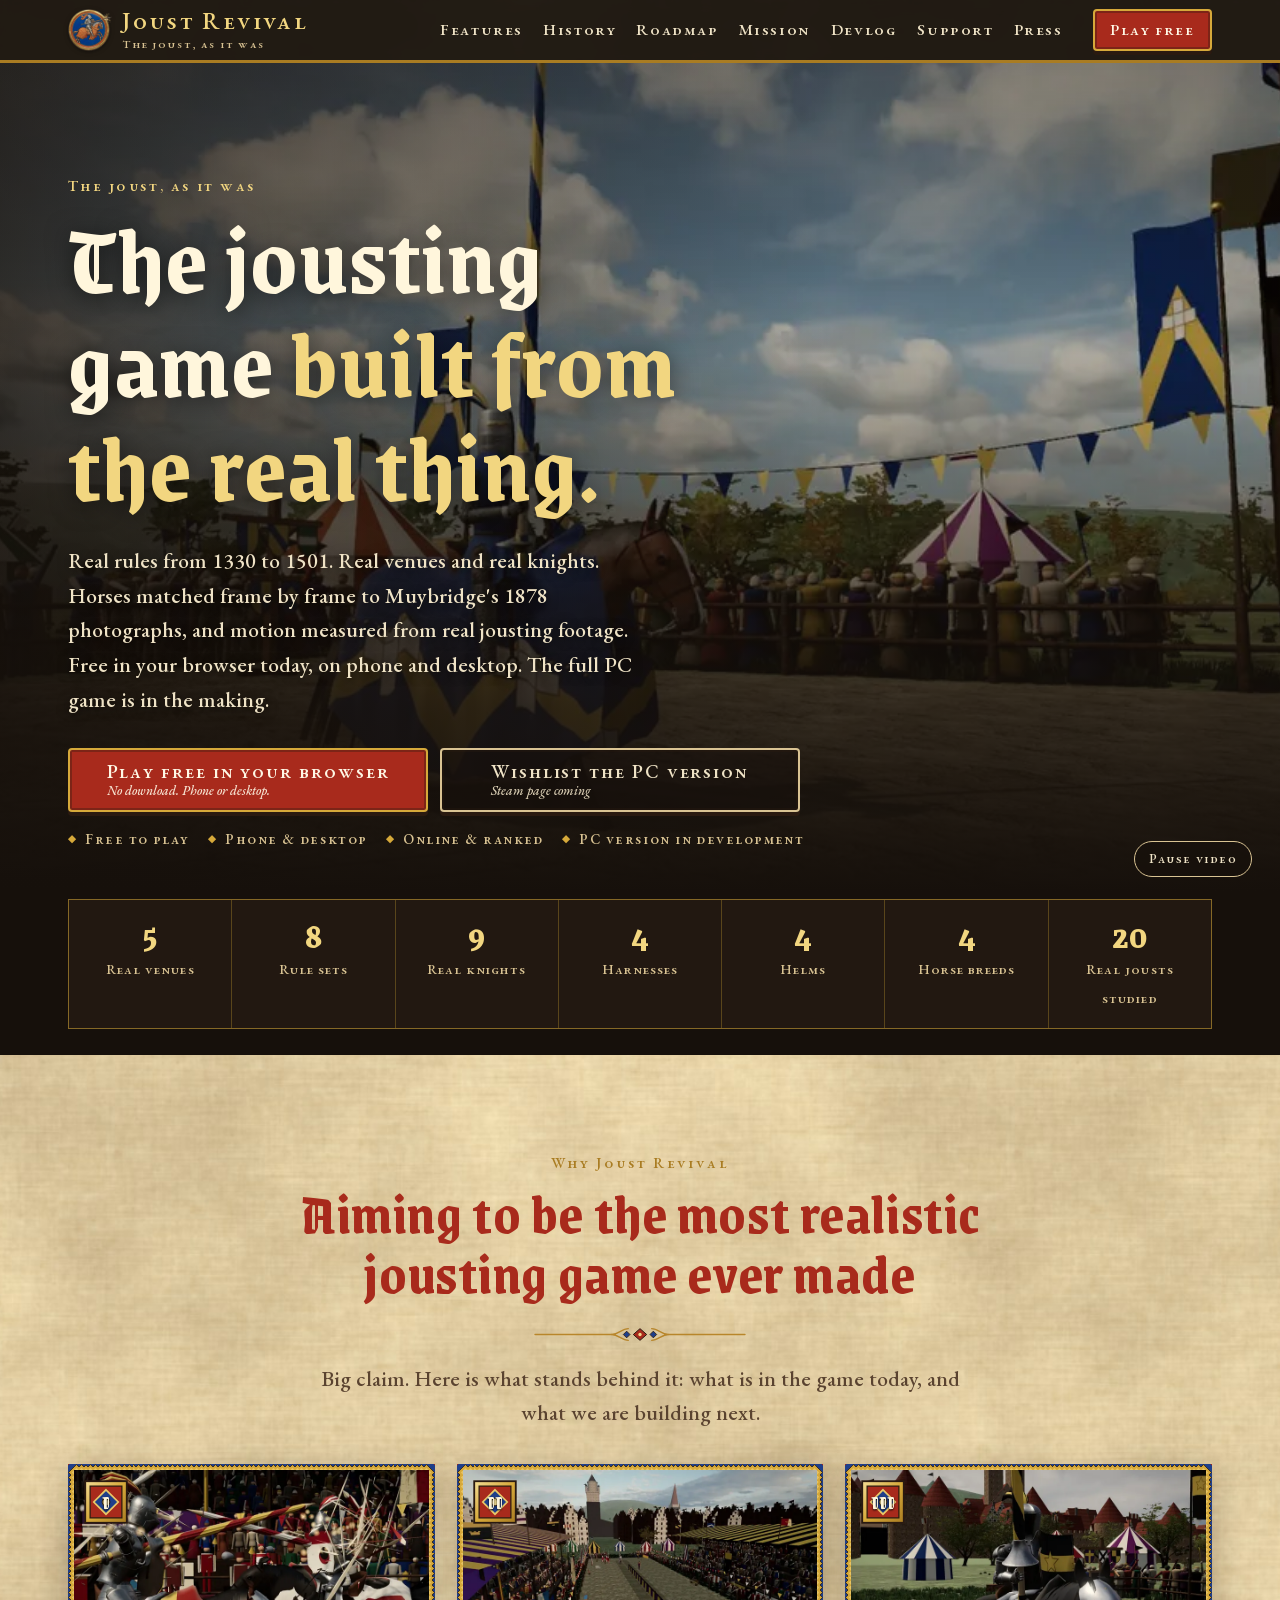
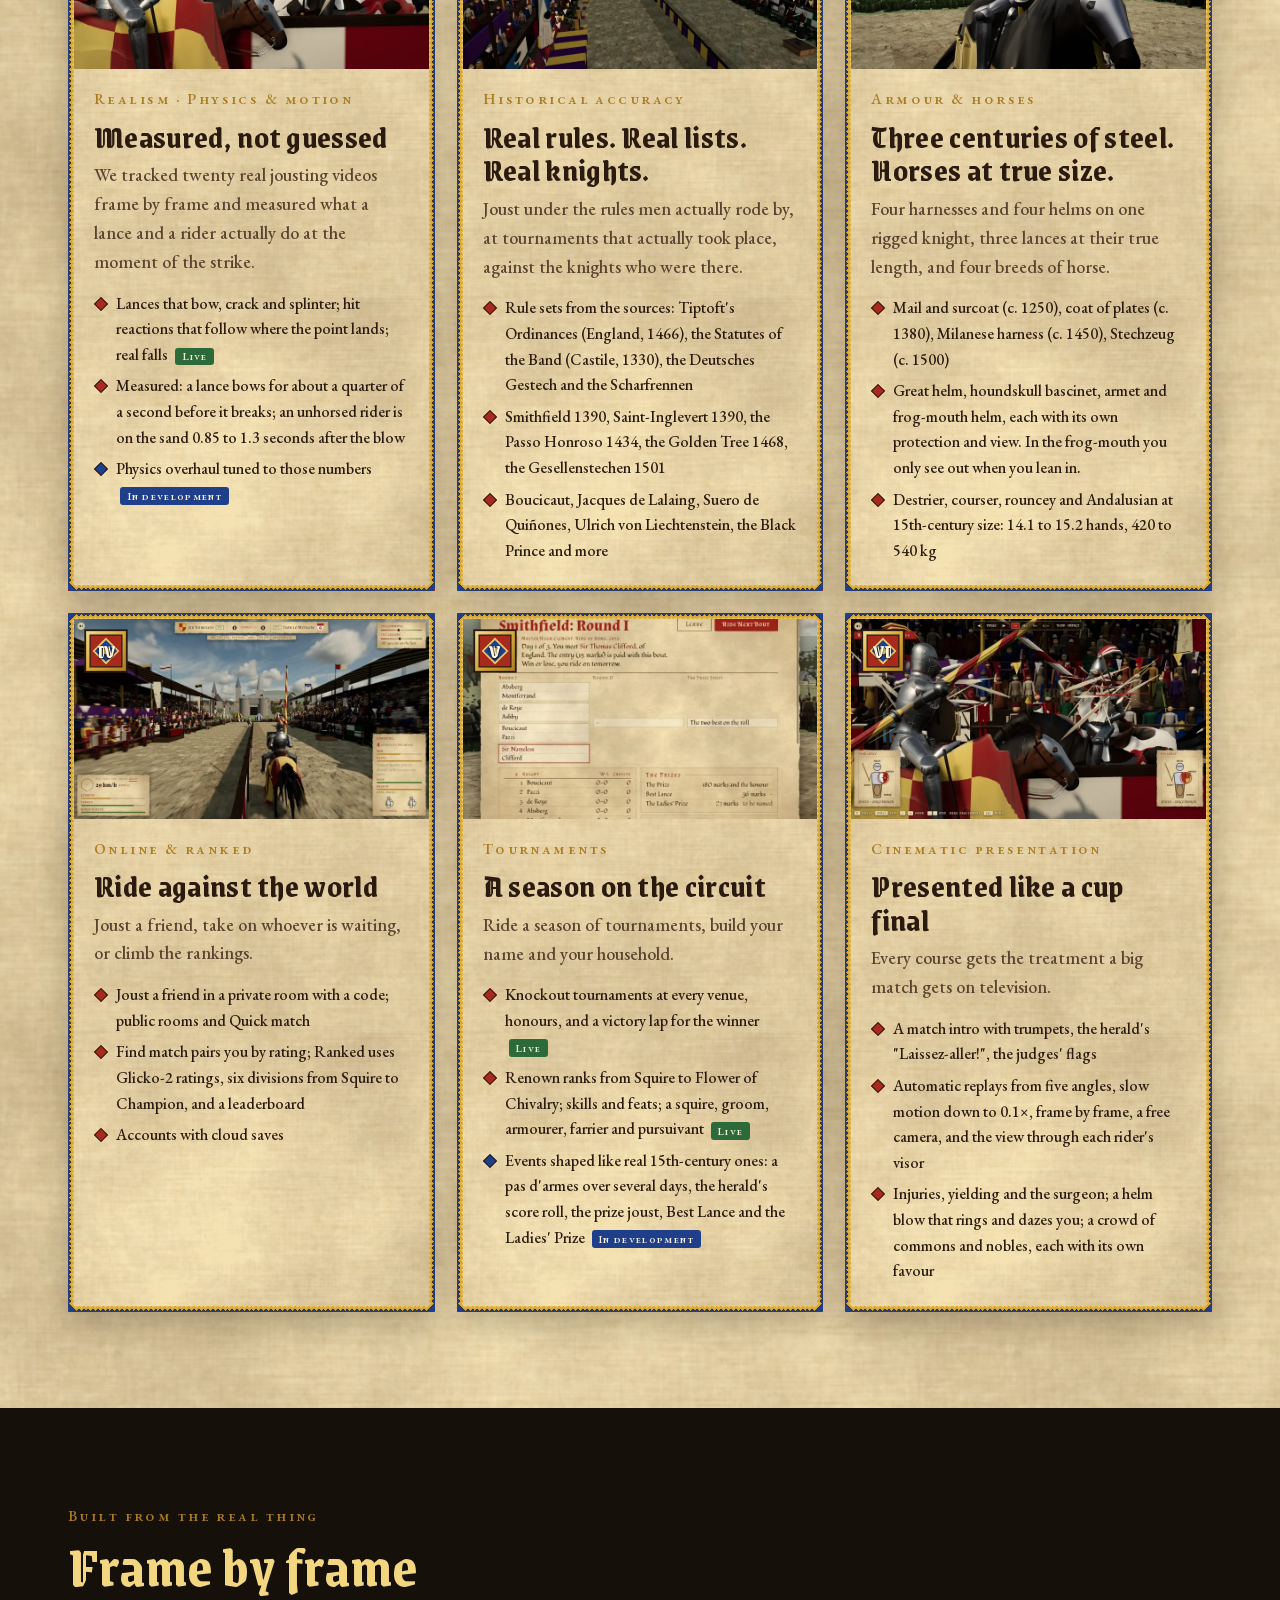
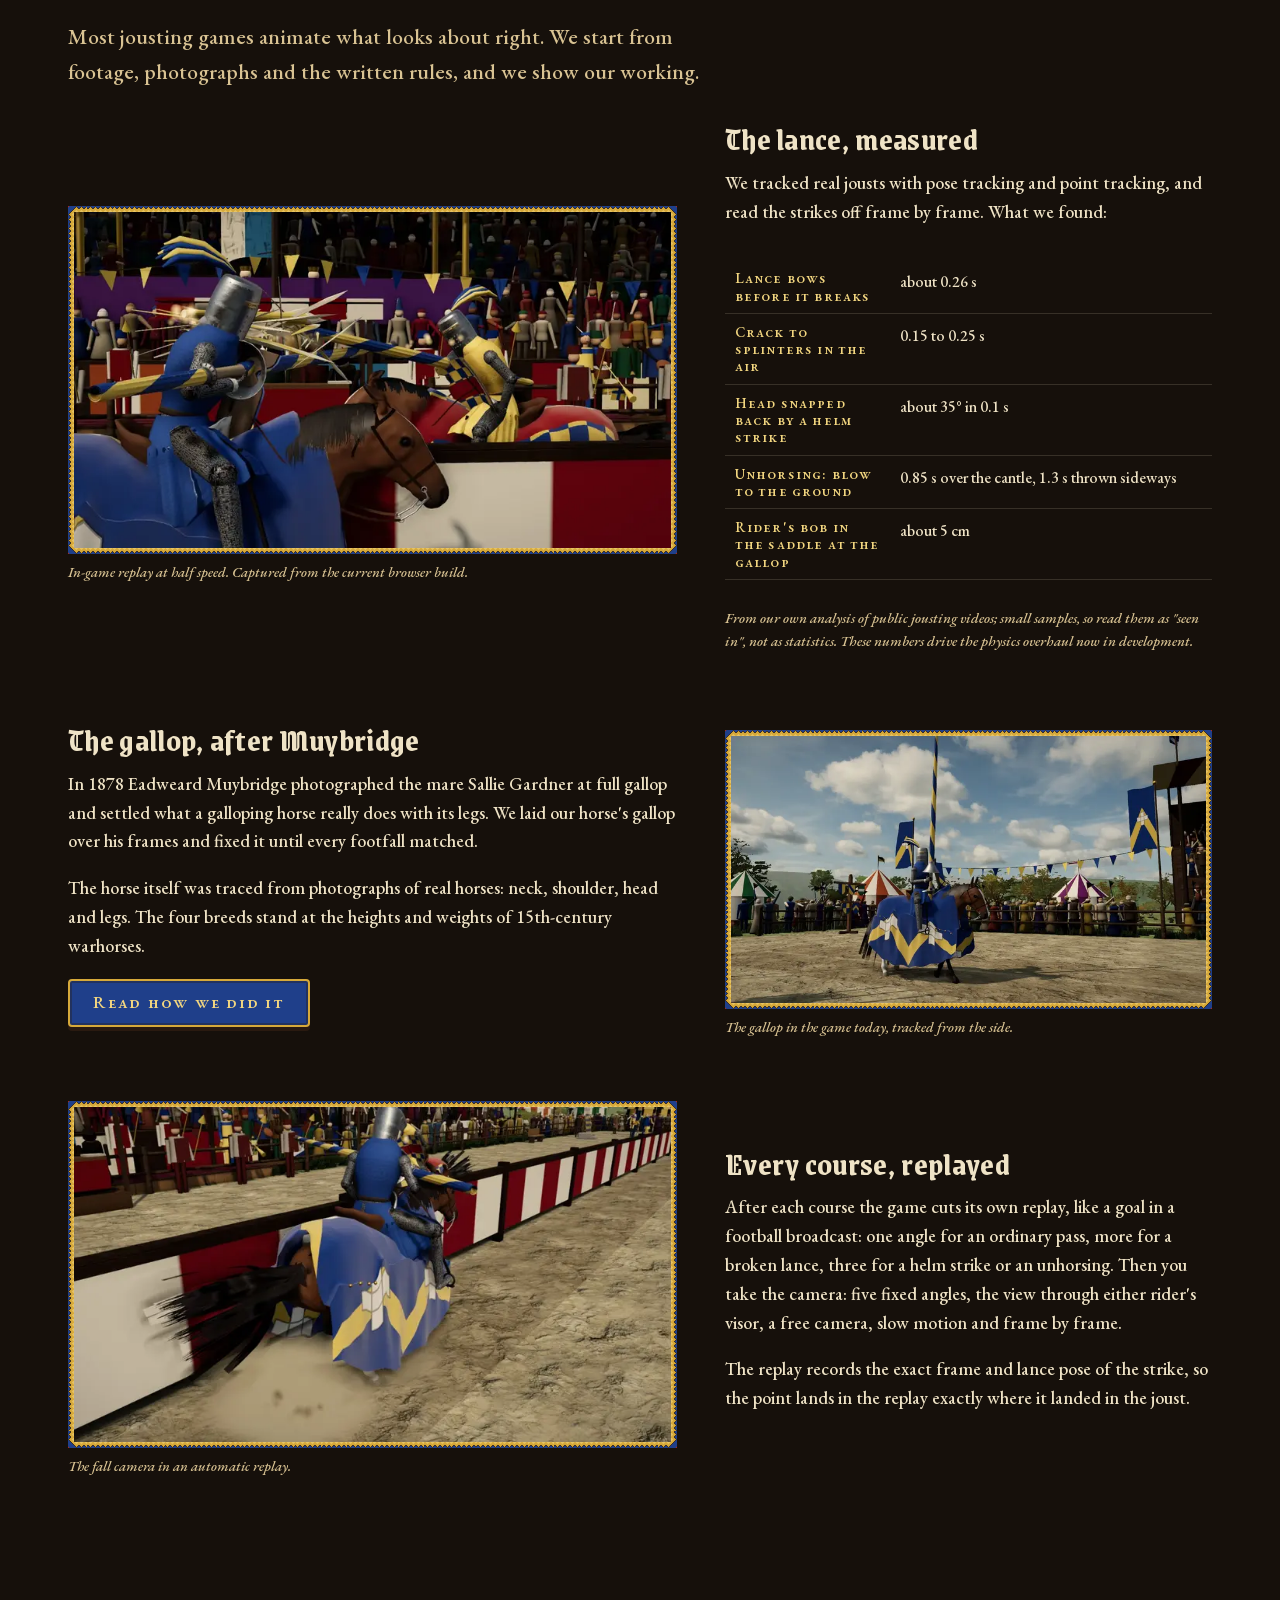
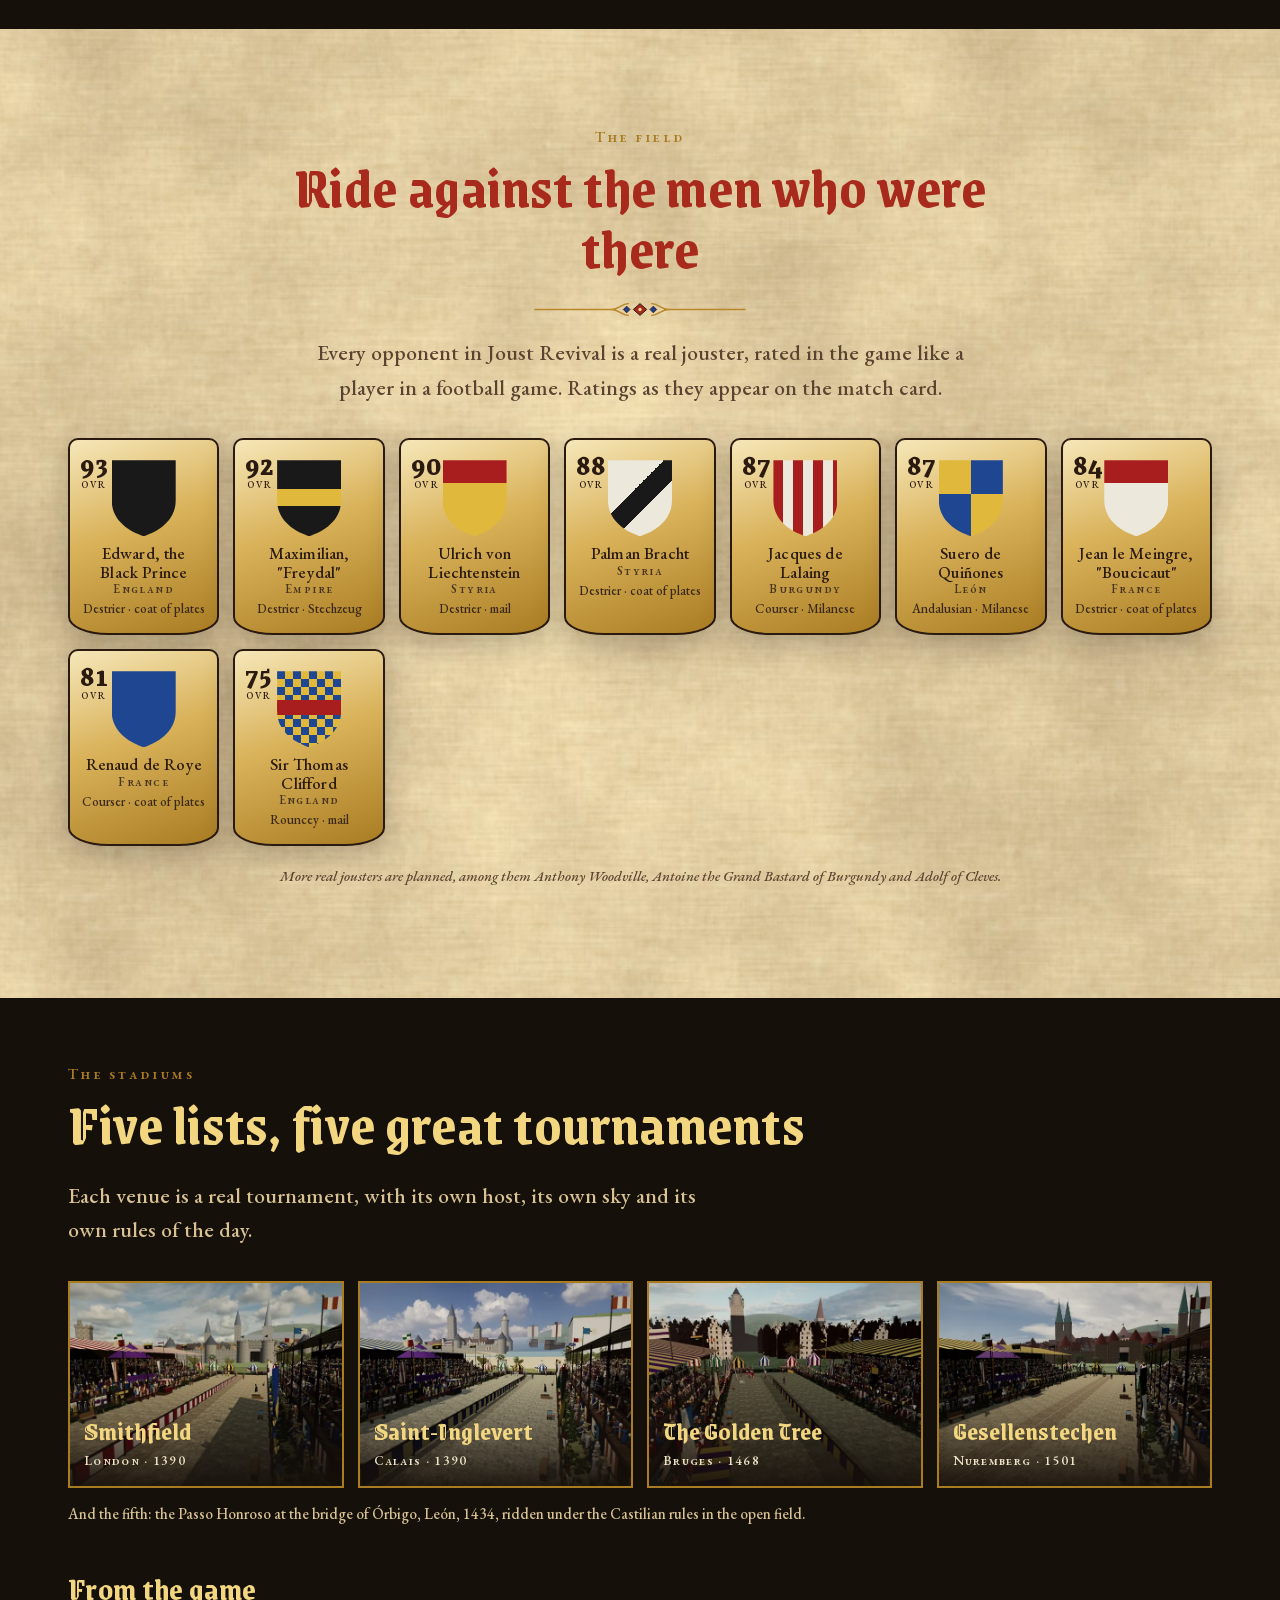
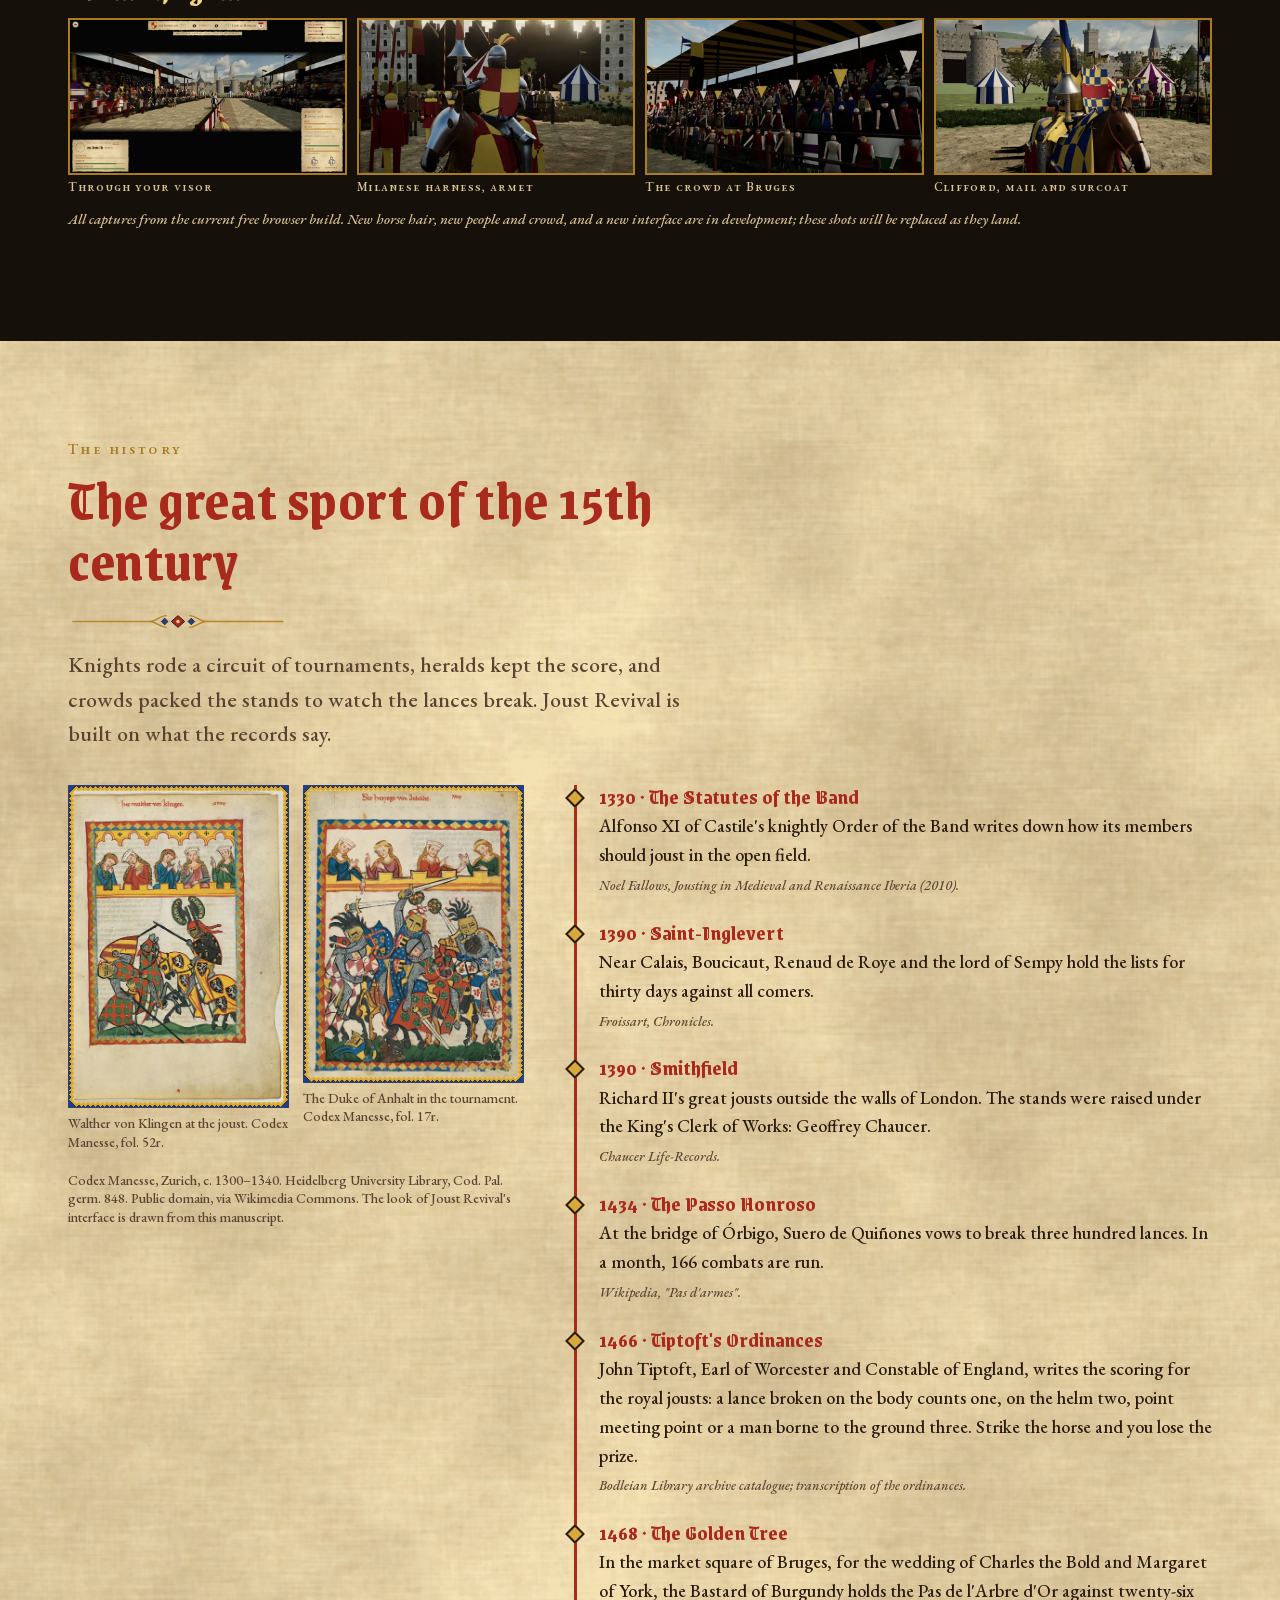
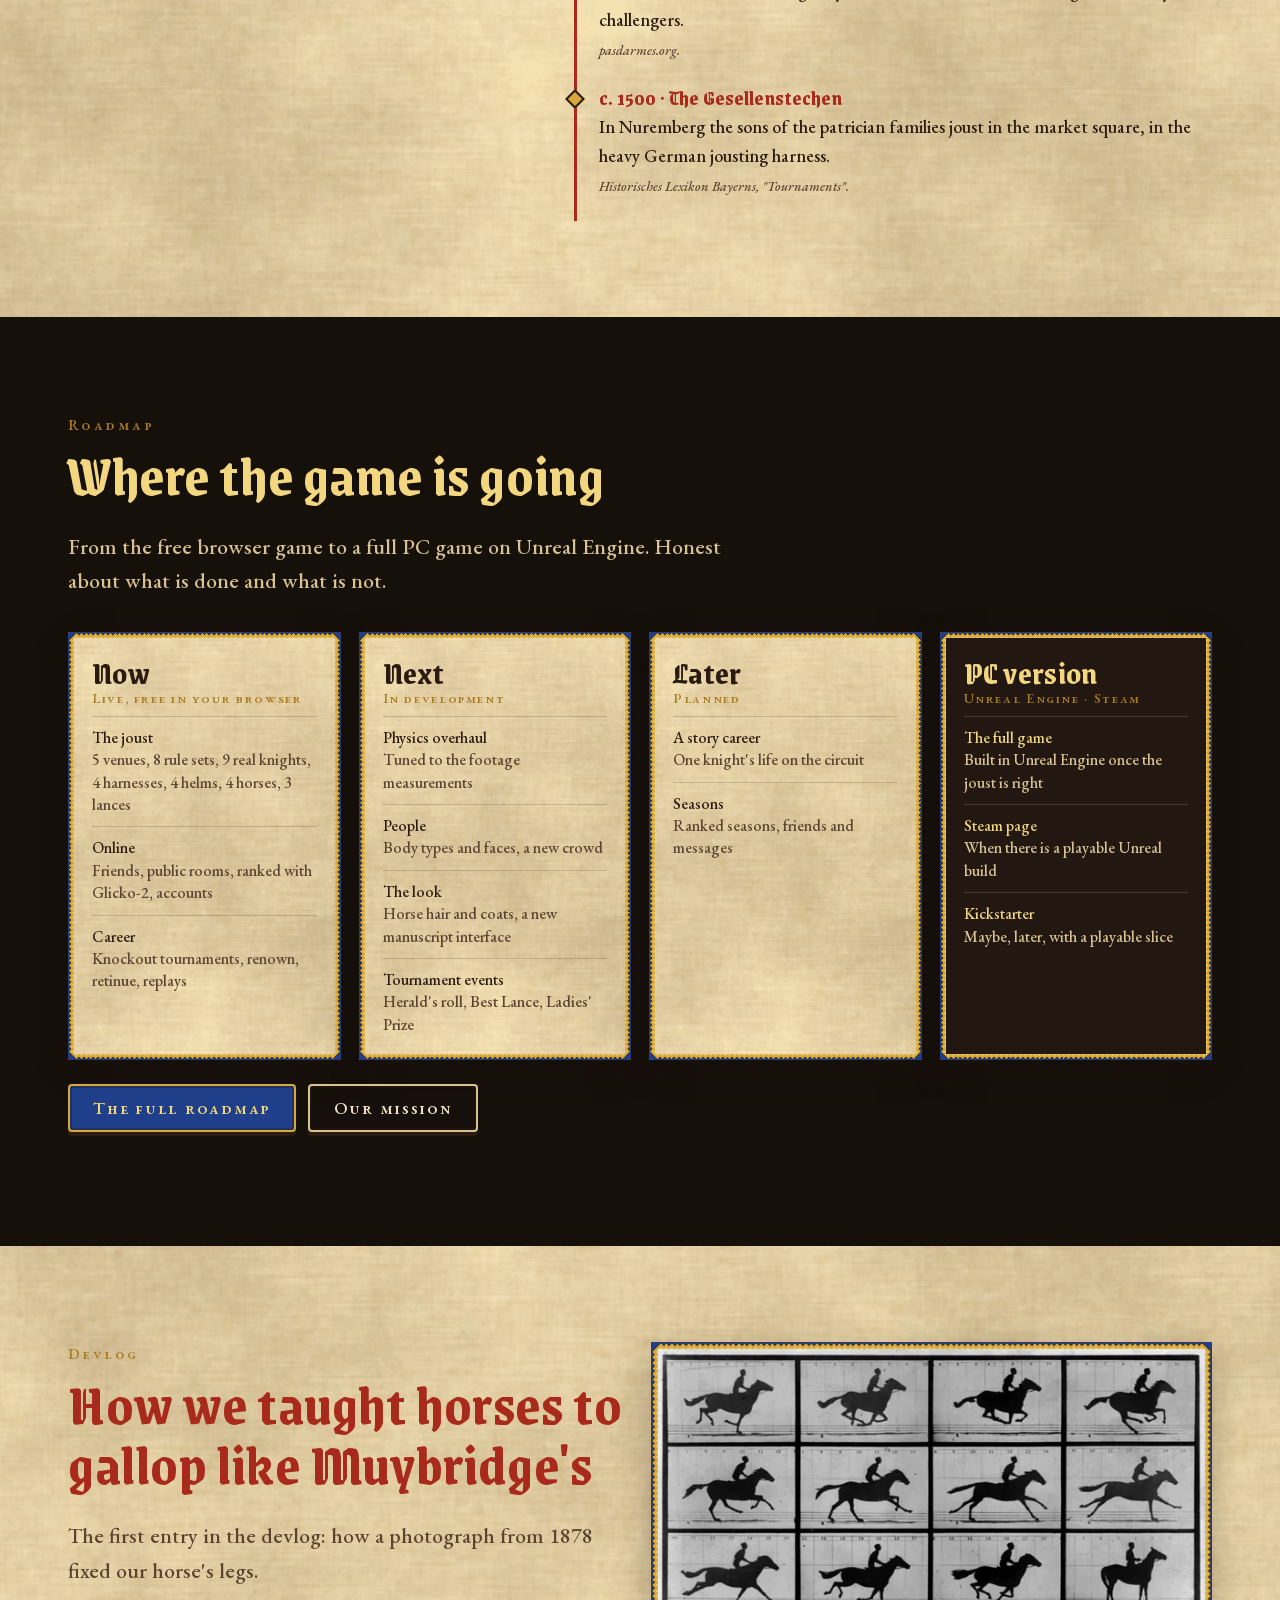
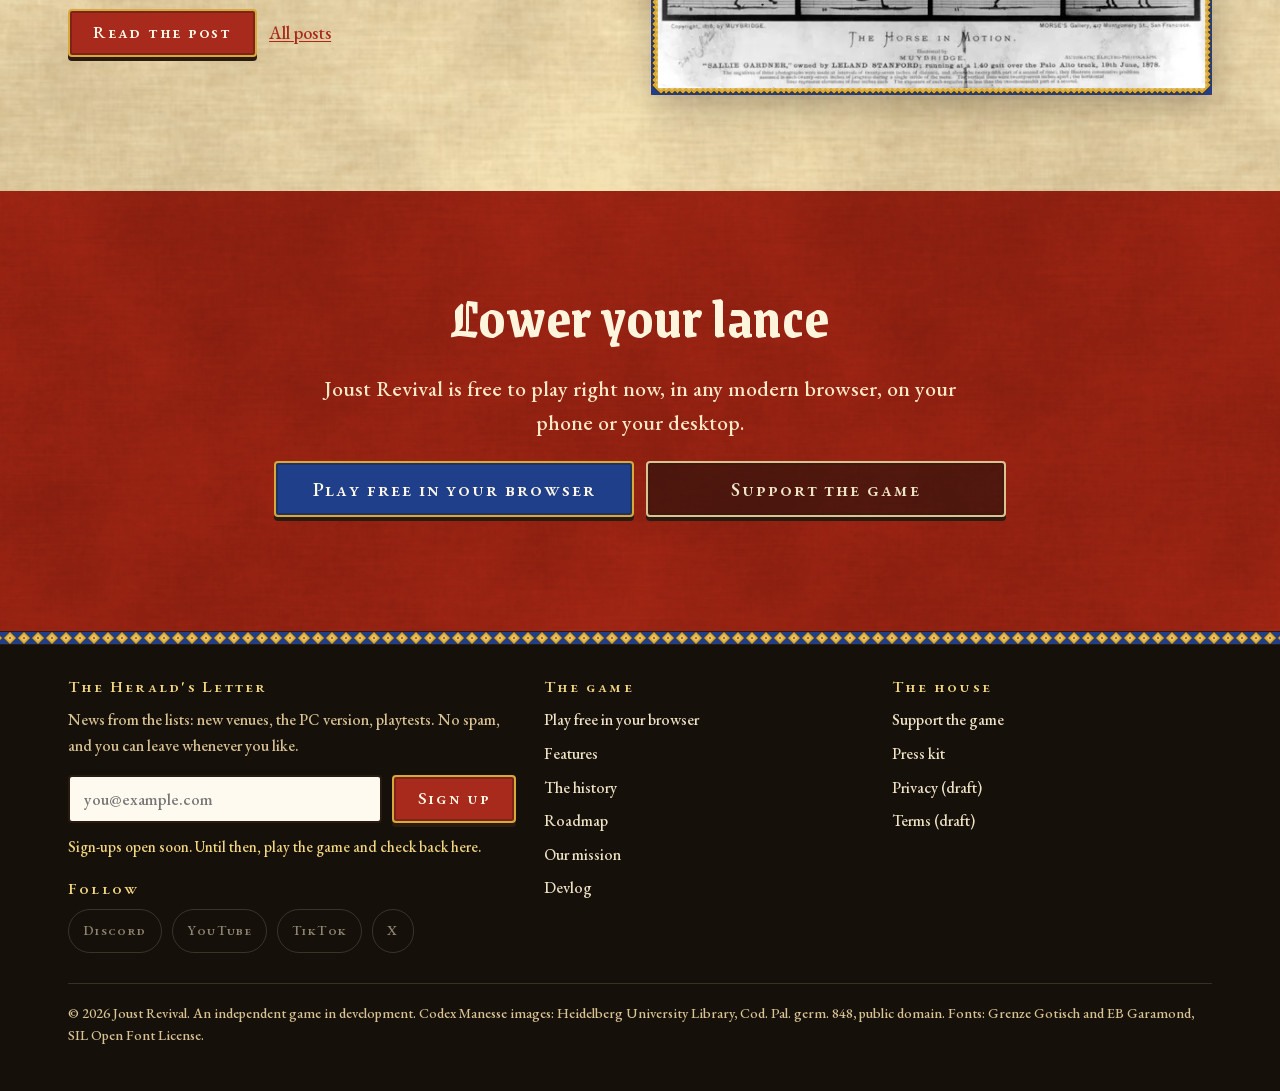
<file: index.html>
<!doctype html>
<html lang="en">
<head>
<meta charset="utf-8">
<meta name="viewport" content="width=device-width, initial-scale=1">
<link rel="preload" as="image" href="assets/media/hero-poster.webp" fetchpriority="high">
<title>Joust Revival: the jousting game built from the real thing</title>
<meta name="description" content="A jousting game built on real 15th-century rules, real venues and real knights, with motion measured from real footage. Free in your browser on phone and desktop. A full PC version is in the making.">
<link rel="canonical" href="https://historic-pictures.github.io/joust-revival-site/">

<meta name="theme-color" content="#16100b">
<meta property="og:type" content="website">
<meta property="og:site_name" content="Joust Revival">
<meta property="og:title" content="Joust Revival: the jousting game built from the real thing">
<meta property="og:description" content="A jousting game built on real 15th-century rules, real venues and real knights, with motion measured from real footage. Free in your browser on phone and desktop. A full PC version is in the making.">
<meta property="og:url" content="https://historic-pictures.github.io/joust-revival-site/">
<meta property="og:image" content="https://historic-pictures.github.io/joust-revival-site/assets/img/og.jpg">
<meta property="og:image:width" content="1200">
<meta property="og:image:height" content="630">
<meta property="og:image:alt" content="Two armoured knights meet at the tilt; both lances shatter into splinters.">
<meta name="twitter:card" content="summary_large_image">
<meta name="twitter:title" content="Joust Revival: the jousting game built from the real thing">
<meta name="twitter:description" content="A jousting game built on real 15th-century rules, real venues and real knights, with motion measured from real footage. Free in your browser on phone and desktop. A full PC version is in the making.">
<meta name="twitter:image" content="https://historic-pictures.github.io/joust-revival-site/assets/img/og.jpg">
<link rel="icon" href="assets/brand/emblem-96.png" type="image/png" sizes="96x96">
<link rel="icon" href="favicon.ico" sizes="any">
<link rel="apple-touch-icon" href="apple-touch-icon.png">
<link rel="manifest" href="site.webmanifest">
<link rel="preload" href="assets/fonts/GrenzeGotisch-700.woff2" as="font" type="font/woff2" crossorigin>
<link rel="preload" href="assets/fonts/EBGaramond-500.woff2" as="font" type="font/woff2" crossorigin>
<link rel="stylesheet" href="assets/css/site.css">
</head>
<body>
<a class="skip" href="#main">Skip to content</a>
<header class="site-head">
  <div class="wrap">
    <a class="brand" href="index.html" aria-label="Joust Revival home"><img src="assets/brand/emblem-96.png" width="44" height="44" alt=""><div><b>Joust Revival</b><span>The joust, as it was</span></div></a>
    <button class="menu-btn" type="button" aria-expanded="false" aria-controls="nav">Menu</button>
    <nav class="nav" id="nav" aria-label="Main"><a href="index.html#features">Features</a><a href="index.html#history">History</a><a href="roadmap.html">Roadmap</a><a href="about.html#mission">Mission</a><a href="devlog/index.html">Devlog</a><a href="support.html">Support</a><a href="press.html">Press</a></nav>
    <a class="btn head-cta" href="https://historic-pictures.github.io/tilt/" data-cfg="gameUrl">Play free</a>
  </div>
</header>
<main id="main">
<section class="hero" aria-labelledby="hero-title" style="padding:0">
  <div class="hero-media">
    <video id="heroVideo" muted loop playsinline preload="none" poster="assets/media/hero-poster.webp" data-src="assets/media/hero.mp4" data-src-small="assets/media/hero-640.mp4" aria-label="Gameplay: a knight gallops down the lists, both lances shatter on impact, replayed in slow motion"></video>
  </div>
  <div class="wrap">
    <span class="kicker">The joust, as it was</span>
    <h1 id="hero-title">The jousting game <em>built from the real thing.</em></h1>
    <p class="lede">Real rules from 1330 to 1501. Real venues and real knights. Horses matched frame by frame to Muybridge's 1878 photographs, and motion measured from real jousting footage. Free in your browser today, on phone and desktop. The full PC game is in the making.</p>
    <div class="hero-ctas">
      <a class="btn big" href="https://historic-pictures.github.io/tilt/" data-cfg="gameUrl"><span class="stack">Play free in your browser<small>No download. Phone or desktop.</small></span></a>
      <a class="btn big ghost" data-cfg="wishlistUrl" data-live="Wishlist on Steam" data-soon="The Steam page opens once the PC version is playable" aria-disabled="true"><span class="stack"><span class="lbl">Wishlist the PC version</span><small>Steam page coming</small></span></a>
    </div>
    <div class="hero-meta"><span>Free to play</span><span>Phone &amp; desktop</span><span>Online &amp; ranked</span><span>PC version in development</span></div>
  </div>
  <div class="video-ctl"><button id="heroVideoBtn" type="button">Pause video</button></div>
</section>

<div class="numbers" aria-label="Joust Revival in numbers">
  <div class="wrap">
    <ul>
      <li><b>5</b><span>Real venues</span></li>
      <li><b>8</b><span>Rule sets</span></li>
      <li><b>9</b><span>Real knights</span></li>
      <li><b>4</b><span>Harnesses</span></li>
      <li><b>4</b><span>Helms</span></li>
      <li><b>4</b><span>Horse breeds</span></li>
      <li><b>20</b><span>Real jousts studied</span></li>
    </ul>
  </div>
</div>

<section id="features" aria-labelledby="features-title">
  <div class="wrap">
    <div class="section-head center">
      <span class="kicker">Why Joust Revival</span>
      <h2 id="features-title">Aiming to be the most realistic jousting game ever made</h2>
      <div class="divider c" aria-hidden="true"></div>
      <p class="lede">Big claim. Here is what stands behind it: what is in the game today, and what we are building next.</p>
    </div>

    <div class="features">
      <article class="feature reveal">
        <div class="media"><span class="num" aria-hidden="true">I</span>
          <img src="assets/img/shot-impact-800.webp" srcset="assets/img/shot-impact-800.webp 800w, assets/img/shot-impact-1600.webp 1600w" sizes="(min-width:1100px) 380px, (min-width:760px) 50vw, 100vw" width="800" height="450" loading="lazy" decoding="async" alt="In-game replay: two knights meet at the tilt and both lances burst into splinters">
        </div>
        <div class="body">
          <span class="kicker">Realism · Physics &amp; motion</span>
          <h3>Measured, not guessed</h3>
          <p>We tracked twenty real jousting videos frame by frame and measured what a lance and a rider actually do at the moment of the strike.</p>
          <ul class="facts">
            <li>Lances that bow, crack and splinter; hit reactions that follow where the point lands; real falls <span class="tag live">Live</span></li>
            <li>Measured: a lance bows for about a quarter of a second before it breaks; an unhorsed rider is on the sand 0.85 to 1.3 seconds after the blow</li>
            <li class="soon">Physics overhaul tuned to those numbers <span class="tag dev">In development</span></li>
          </ul>
        </div>
      </article>

      <article class="feature reveal">
        <div class="media"><span class="num" aria-hidden="true">II</span>
          <img src="assets/img/venue-bruges-800.webp" srcset="assets/img/venue-bruges-800.webp 800w, assets/img/venue-bruges-1600.webp 1600w" sizes="(min-width:1100px) 380px, (min-width:760px) 50vw, 100vw" width="800" height="450" loading="lazy" decoding="async" alt="The lists at Bruges for the Pas de l'Arbre d'Or: packed stands, gabled houses and a belfry">
        </div>
        <div class="body">
          <span class="kicker">Historical accuracy</span>
          <h3>Real rules. Real lists. Real knights.</h3>
          <p>Joust under the rules men actually rode by, at tournaments that actually took place, against the knights who were there.</p>
          <ul class="facts">
            <li>Rule sets from the sources: Tiptoft's Ordinances (England, 1466), the Statutes of the Band (Castile, 1330), the Deutsches Gestech and the Scharfrennen</li>
            <li>Smithfield 1390, Saint-Inglevert 1390, the Passo Honroso 1434, the Golden Tree 1468, the Gesellenstechen 1501</li>
            <li>Boucicaut, Jacques de Lalaing, Suero de Quiñones, Ulrich von Liechtenstein, the Black Prince and more</li>
          </ul>
        </div>
      </article>

      <article class="feature reveal">
        <div class="media"><span class="num" aria-hidden="true">III</span>
          <img src="assets/img/armour-stechzeug-800.webp" srcset="assets/img/armour-stechzeug-800.webp 800w, assets/img/armour-stechzeug-1600.webp 1600w" sizes="(min-width:1100px) 380px, (min-width:760px) 50vw, 100vw" width="800" height="450" loading="lazy" decoding="async" alt="Close-up of a knight in black German Stechzeug jousting armour on a black destrier">
        </div>
        <div class="body">
          <span class="kicker">Armour &amp; horses</span>
          <h3>Three centuries of steel. Horses at true size.</h3>
          <p>Four harnesses and four helms on one rigged knight, three lances at their true length, and four breeds of horse.</p>
          <ul class="facts">
            <li>Mail and surcoat (c. 1250), coat of plates (c. 1380), Milanese harness (c. 1450), Stechzeug (c. 1500)</li>
            <li>Great helm, houndskull bascinet, armet and frog-mouth helm, each with its own protection and view. In the frog-mouth you only see out when you lean in.</li>
            <li>Destrier, courser, rouncey and Andalusian at 15th-century size: 14.1 to 15.2 hands, 420 to 540 kg</li>
          </ul>
        </div>
      </article>

      <article class="feature reveal">
        <div class="media"><span class="num" aria-hidden="true">IV</span>
          <img src="assets/img/shot-chase-hud-800.webp" srcset="assets/img/shot-chase-hud-800.webp 800w, assets/img/shot-chase-hud-1600.webp 1600w" sizes="(min-width:1100px) 380px, (min-width:760px) 50vw, 100vw" width="800" height="450" loading="lazy" decoding="async" alt="Gameplay at Smithfield: the chase camera behind a knight at the gallop, with the score bar and the crowd's favour on screen">
        </div>
        <div class="body">
          <span class="kicker">Online &amp; ranked</span>
          <h3>Ride against the world</h3>
          <p>Joust a friend, take on whoever is waiting, or climb the rankings.</p>
          <ul class="facts">
            <li>Joust a friend in a private room with a code; public rooms and Quick match</li>
            <li>Find match pairs you by rating; Ranked uses Glicko-2 ratings, six divisions from Squire to Champion, and a leaderboard</li>
            <li>Accounts with cloud saves</li>
          </ul>
        </div>
      </article>

      <article class="feature reveal">
        <div class="media"><span class="num" aria-hidden="true">V</span>
          <img src="assets/img/shot-herald-roll-800.webp" width="800" height="450" loading="lazy" decoding="async" alt="Work in progress: the herald's roll for Smithfield, listing the knights, their courses and the prizes">
        </div>
        <div class="body">
          <span class="kicker">Tournaments</span>
          <h3>A season on the circuit</h3>
          <p>Ride a season of tournaments, build your name and your household.</p>
          <ul class="facts">
            <li>Knockout tournaments at every venue, honours, and a victory lap for the winner <span class="tag live">Live</span></li>
            <li>Renown ranks from Squire to Flower of Chivalry; skills and feats; a squire, groom, armourer, farrier and pursuivant <span class="tag live">Live</span></li>
            <li class="soon">Events shaped like real 15th-century ones: a pas d'armes over several days, the herald's score roll, the prize joust, Best Lance and the Ladies' Prize <span class="tag dev">In development</span></li>
          </ul>
        </div>
      </article>

      <article class="feature reveal">
        <div class="media"><span class="num" aria-hidden="true">VI</span>
          <img src="assets/img/shot-replay-800.webp" srcset="assets/img/shot-replay-800.webp 800w, assets/img/shot-replay-1600.webp 1600w" sizes="(min-width:1100px) 380px, (min-width:760px) 50vw, 100vw" width="800" height="450" loading="lazy" decoding="async" alt="The replay screen: the impact angle, speed controls, and a diagram of where each lance struck">
        </div>
        <div class="body">
          <span class="kicker">Cinematic presentation</span>
          <h3>Presented like a cup final</h3>
          <p>Every course gets the treatment a big match gets on television.</p>
          <ul class="facts">
            <li>A match intro with trumpets, the herald's "Laissez-aller!", the judges' flags</li>
            <li>Automatic replays from five angles, slow motion down to 0.1×, frame by frame, a free camera, and the view through each rider's visor</li>
            <li>Injuries, yielding and the surgeon; a helm blow that rings and dazes you; a crowd of commons and nobles, each with its own favour</li>
          </ul>
        </div>
      </article>
    </div>
  </div>
</section>

<section class="dark" aria-labelledby="real-title">
  <div class="wrap">
    <div class="section-head">
      <span class="kicker">Built from the real thing</span>
      <h2 id="real-title">Frame by frame</h2>
      <p class="lede">Most jousting games animate what looks about right. We start from footage, photographs and the written rules, and we show our working.</p>
    </div>

    <div class="spot">
      <figure class="spot-media">
        <video muted loop playsinline preload="none" data-poster="assets/media/break-poster.webp" data-src="assets/media/break.mp4" width="768" height="432" aria-label="Slow-motion replay of both lances shattering on impact"></video>
        <figcaption>In-game replay at half speed. Captured from the current browser build.</figcaption>
      </figure>
      <div>
        <h3>The lance, measured</h3>
        <p>We tracked real jousts with pose tracking and point tracking, and read the strikes off frame by frame. What we found:</p>
        <div class="table-scroll"><table class="facts-table">
          <tr><th>Lance bows before it breaks</th><td>about 0.26 s</td></tr>
          <tr><th>Crack to splinters in the air</th><td>0.15 to 0.25 s</td></tr>
          <tr><th>Head snapped back by a helm strike</th><td>about 35° in 0.1 s</td></tr>
          <tr><th>Unhorsing: blow to the ground</th><td>0.85 s over the cantle, 1.3 s thrown sideways</td></tr>
          <tr><th>Rider's bob in the saddle at the gallop</th><td>about 5 cm</td></tr>
        </table></div>
        <p class="note">From our own analysis of public jousting videos; small samples, so read them as "seen in", not as statistics. These numbers drive the physics overhaul now in development.</p>
      </div>
    </div>

    <div class="spot flip">
      <figure class="spot-media">
        <video muted loop playsinline preload="none" data-poster="assets/media/gallop-poster.webp" data-src="assets/media/gallop.mp4" width="768" height="432" aria-label="A knight on a courser gallops down the lists at Smithfield, seen from the side"></video>
        <figcaption>The gallop in the game today, tracked from the side.</figcaption>
      </figure>
      <div>
        <h3>The gallop, after Muybridge</h3>
        <p>In 1878 Eadweard Muybridge photographed the mare Sallie Gardner at full gallop and settled what a galloping horse really does with its legs. We laid our horse's gallop over his frames and fixed it until every footfall matched.</p>
        <p>The horse itself was traced from photographs of real horses: neck, shoulder, head and legs. The four breeds stand at the heights and weights of 15th-century warhorses.</p>
        <p><a class="btn blue" href="devlog/muybridge-gallop.html">Read how we did it</a></p>
      </div>
    </div>

    <div class="spot">
      <figure class="spot-media">
        <video muted loop playsinline preload="none" data-poster="assets/media/fall-poster.webp" data-src="assets/media/fall.mp4" width="768" height="432" aria-label="Replay camera following a rider as he is carried back over the cantle"></video>
        <figcaption>The fall camera in an automatic replay.</figcaption>
      </figure>
      <div>
        <h3>Every course, replayed</h3>
        <p>After each course the game cuts its own replay, like a goal in a football broadcast: one angle for an ordinary pass, more for a broken lance, three for a helm strike or an unhorsing. Then you take the camera: five fixed angles, the view through either rider's visor, a free camera, slow motion and frame by frame.</p>
        <p>The replay records the exact frame and lance pose of the strike, so the point lands in the replay exactly where it landed in the joust.</p>
      </div>
    </div>
  </div>
</section>

<section aria-labelledby="field-title">
  <div class="wrap">
    <div class="section-head center">
      <span class="kicker">The field</span>
      <h2 id="field-title">Ride against the men who were there</h2>
      <div class="divider c" aria-hidden="true"></div>
      <p class="lede">Every opponent in Joust Revival is a real jouster, rated in the game like a player in a football game. Ratings as they appear on the match card.</p>
    </div>
    <div class="cards">
      <div class="kcard"><div class="ovr">93<small>OVR</small></div><div class="shield" style="background:#191919"></div><h4>Edward, the Black Prince</h4><div class="land">England</div><div class="kit">Destrier · coat of plates</div></div>
      <div class="kcard"><div class="ovr">92<small>OVR</small></div><div class="shield" style="background:linear-gradient(#191919 0 38%,#e0b83c 38% 60%,#191919 60%)"></div><h4>Maximilian, "Freydal"</h4><div class="land">Empire</div><div class="kit">Destrier · Stechzeug</div></div>
      <div class="kcard"><div class="ovr">90<small>OVR</small></div><div class="shield" style="background:linear-gradient(#a81e1e 0 30%,#e0b83c 30%)"></div><h4>Ulrich von Liechtenstein</h4><div class="land">Styria</div><div class="kit">Destrier · mail</div></div>
      <div class="kcard"><div class="ovr">88<small>OVR</small></div><div class="shield" style="background:linear-gradient(135deg,#ece8dc 0 40%,#191919 40% 60%,#ece8dc 60%)"></div><h4>Palman Bracht</h4><div class="land">Styria</div><div class="kit">Destrier · coat of plates</div></div>
      <div class="kcard"><div class="ovr">87<small>OVR</small></div><div class="shield" style="background:repeating-linear-gradient(90deg,#a81e1e 0 10px,#ece8dc 10px 20px)"></div><h4>Jacques de Lalaing</h4><div class="land">Burgundy</div><div class="kit">Courser · Milanese</div></div>
      <div class="kcard"><div class="ovr">87<small>OVR</small></div><div class="shield" style="background:conic-gradient(from 90deg at 50% 45%,#e0b83c 0 25%,#1f4690 0 50%,#e0b83c 0 75%,#1f4690 0)"></div><h4>Suero de Quiñones</h4><div class="land">León</div><div class="kit">Andalusian · Milanese</div></div>
      <div class="kcard"><div class="ovr">84<small>OVR</small></div><div class="shield" style="background:linear-gradient(#a81e1e 0 30%,#ece8dc 30%)"></div><h4>Jean le Meingre, "Boucicaut"</h4><div class="land">France</div><div class="kit">Destrier · coat of plates</div></div>
      <div class="kcard"><div class="ovr">81<small>OVR</small></div><div class="shield" style="background:#1f4690"></div><h4>Renaud de Roye</h4><div class="land">France</div><div class="kit">Courser · coat of plates</div></div>
      <div class="kcard"><div class="ovr">75<small>OVR</small></div><div class="shield" style="background:linear-gradient(transparent 38%,#a81e1e 38% 58%,transparent 58%),repeating-conic-gradient(#e0b83c 0 25%,#1f4690 0 50%) 0 0/16px 16px"></div><h4>Sir Thomas Clifford</h4><div class="land">England</div><div class="kit">Rouncey · mail</div></div>
    </div>
    <p class="note" style="text-align:center;margin-top:18px">More real jousters are planned, among them Anthony Woodville, Antoine the Grand Bastard of Burgundy and Adolf of Cleves.</p>
  </div>
</section>

<section class="dark" aria-labelledby="venues-title" style="padding-top:64px">
  <div class="wrap">
    <div class="section-head">
      <span class="kicker">The stadiums</span>
      <h2 id="venues-title">Five lists, five great tournaments</h2>
      <p class="lede">Each venue is a real tournament, with its own host, its own sky and its own rules of the day.</p>
    </div>
    <div class="venues">
      <figure class="venue"><img src="assets/img/venue-smithfield-800.webp" width="800" height="450" loading="lazy" decoding="async" alt="Smithfield: long stands on both sides of the tilt and a castle beyond"><figcaption class="cap"><b>Smithfield</b><span>London · 1390</span></figcaption></figure>
      <figure class="venue"><img src="assets/img/venue-inglevert-800.webp" width="800" height="450" loading="lazy" decoding="async" alt="Saint-Inglevert near Calais: the lists under a bright sky"><figcaption class="cap"><b>Saint-Inglevert</b><span>Calais · 1390</span></figcaption></figure>
      <figure class="venue"><img src="assets/img/venue-bruges-800.webp" width="800" height="450" loading="lazy" decoding="async" alt="The Golden Tree at Bruges in evening light"><figcaption class="cap"><b>The Golden Tree</b><span>Bruges · 1468</span></figcaption></figure>
      <figure class="venue"><img src="assets/img/venue-nuremberg-800.webp" width="800" height="450" loading="lazy" decoding="async" alt="The Gesellenstechen at Nuremberg, the stands and the city's spires"><figcaption class="cap"><b>Gesellenstechen</b><span>Nuremberg · 1501</span></figcaption></figure>
    </div>
    <p class="muted small" style="margin-top:14px">And the fifth: the Passo Honroso at the bridge of Órbigo, León, 1434, ridden under the Castilian rules in the open field.</p>

    <h3 style="margin-top:46px;color:var(--gold-2)">From the game</h3>
    <div class="gallery">
      <figure><img src="assets/img/shot-first-person-800.webp" width="800" height="450" loading="lazy" decoding="async" alt="First-person view through the visor slit, the opponent ahead down the tilt"><figcaption>Through your visor</figcaption></figure>
      <figure><img src="assets/img/armour-milanese-800.webp" width="800" height="450" loading="lazy" decoding="async" alt="A knight in Milanese harness and armet at Bruges"><figcaption>Milanese harness, armet</figcaption></figure>
      <figure><img src="assets/img/shot-crowd-800.webp" width="800" height="450" loading="lazy" decoding="async" alt="The stands at Bruges, packed and cheering"><figcaption>The crowd at Bruges</figcaption></figure>
      <figure><img src="assets/img/armour-mail-800.webp" width="800" height="450" loading="lazy" decoding="async" alt="Sir Thomas Clifford in mail and surcoat at Smithfield"><figcaption>Clifford, mail and surcoat</figcaption></figure>
    </div>
    <p class="note" style="margin-top:12px;color:var(--parch-3)">All captures from the current free browser build. New horse hair, new people and crowd, and a new interface are in development; these shots will be replaced as they land.</p>
  </div>
</section>

<section id="history" aria-labelledby="history-title">
  <div class="wrap">
    <div class="section-head">
      <span class="kicker">The history</span>
      <h2 id="history-title">The great sport of the 15th century</h2>
      <div class="divider" aria-hidden="true"></div>
      <p class="lede">Knights rode a circuit of tournaments, heralds kept the score, and crowds packed the stands to watch the lances break. Joust Revival is built on what the records say.</p>
    </div>
    <div class="history">
      <div class="plates">
        <figure>
          <img src="assets/img/history/manesse-klingen-450.webp" srcset="assets/img/history/manesse-klingen-450.webp 450w, assets/img/history/manesse-klingen-900.webp 900w" sizes="(min-width:960px) 220px, 50vw" width="450" height="671" loading="lazy" decoding="async" alt="Codex Manesse miniature: Walther von Klingen unhorses his opponent while ladies watch from the gallery">
          <figcaption>Walther von Klingen at the joust. Codex Manesse, fol. 52r.</figcaption>
        </figure>
        <figure>
          <img src="assets/img/history/manesse-anhalt-450.webp" srcset="assets/img/history/manesse-anhalt-450.webp 450w, assets/img/history/manesse-anhalt-900.webp 900w" sizes="(min-width:960px) 220px, 50vw" width="450" height="616" loading="lazy" decoding="async" alt="Codex Manesse miniature: the Duke of Anhalt in a tournament mêlée beneath a gallery of ladies">
          <figcaption>The Duke of Anhalt in the tournament. Codex Manesse, fol. 17r.</figcaption>
        </figure>
        <p class="credit" style="grid-column:1/-1">Codex Manesse, Zurich, c. 1300–1340. Heidelberg University Library, Cod. Pal. germ. 848. Public domain, via Wikimedia Commons. The look of Joust Revival's interface is drawn from this manuscript.</p>
      </div>
      <ol class="chron">
        <li><b>1330 · The Statutes of the Band</b><p>Alfonso XI of Castile's knightly Order of the Band writes down how its members should joust in the open field.</p><cite>Noel Fallows, Jousting in Medieval and Renaissance Iberia (2010).</cite></li>
        <li><b>1390 · Saint-Inglevert</b><p>Near Calais, Boucicaut, Renaud de Roye and the lord of Sempy hold the lists for thirty days against all comers.</p><cite>Froissart, Chronicles.</cite></li>
        <li><b>1390 · Smithfield</b><p>Richard II's great jousts outside the walls of London. The stands were raised under the King's Clerk of Works: Geoffrey Chaucer.</p><cite>Chaucer Life-Records.</cite></li>
        <li><b>1434 · The Passo Honroso</b><p>At the bridge of Órbigo, Suero de Quiñones vows to break three hundred lances. In a month, 166 combats are run.</p><cite>Wikipedia, "Pas d'armes".</cite></li>
        <li><b>1466 · Tiptoft's Ordinances</b><p>John Tiptoft, Earl of Worcester and Constable of England, writes the scoring for the royal jousts: a lance broken on the body counts one, on the helm two, point meeting point or a man borne to the ground three. Strike the horse and you lose the prize.</p><cite>Bodleian Library archive catalogue; transcription of the ordinances.</cite></li>
        <li><b>1468 · The Golden Tree</b><p>In the market square of Bruges, for the wedding of Charles the Bold and Margaret of York, the Bastard of Burgundy holds the Pas de l'Arbre d'Or against twenty-six challengers.</p><cite>pasdarmes.org.</cite></li>
        <li><b>c. 1500 · The Gesellenstechen</b><p>In Nuremberg the sons of the patrician families joust in the market square, in the heavy German jousting harness.</p><cite>Historisches Lexikon Bayerns, "Tournaments".</cite></li>
      </ol>
    </div>
  </div>
</section>

<section class="dark" id="roadmap" aria-labelledby="road-title">
  <div class="wrap">
    <div class="section-head">
      <span class="kicker">Roadmap</span>
      <h2 id="road-title">Where the game is going</h2>
      <p class="lede">From the free browser game to a full PC game on Unreal Engine. Honest about what is done and what is not.</p>
    </div>
    <div class="road">
      <div class="col now"><h3>Now</h3><span class="when">Live, free in your browser</span><ul>
        <li><b>The joust</b><span>5 venues, 8 rule sets, 9 real knights, 4 harnesses, 4 helms, 4 horses, 3 lances</span></li>
        <li><b>Online</b><span>Friends, public rooms, ranked with Glicko-2, accounts</span></li>
        <li><b>Career</b><span>Knockout tournaments, renown, retinue, replays</span></li>
      </ul></div>
      <div class="col"><h3>Next</h3><span class="when">In development</span><ul>
        <li><b>Physics overhaul</b><span>Tuned to the footage measurements</span></li>
        <li><b>People</b><span>Body types and faces, a new crowd</span></li>
        <li><b>The look</b><span>Horse hair and coats, a new manuscript interface</span></li>
        <li><b>Tournament events</b><span>Herald's roll, Best Lance, Ladies' Prize</span></li>
      </ul></div>
      <div class="col"><h3>Later</h3><span class="when">Planned</span><ul>
        <li><b>A story career</b><span>One knight's life on the circuit</span></li>
        <li><b>Seasons</b><span>Ranked seasons, friends and messages</span></li>
      </ul></div>
      <div class="col pc"><h3>PC version</h3><span class="when">Unreal Engine · Steam</span><ul>
        <li><b>The full game</b><span>Built in Unreal Engine once the joust is right</span></li>
        <li><b>Steam page</b><span>When there is a playable Unreal build</span></li>
        <li><b>Kickstarter</b><span>Maybe, later, with a playable slice</span></li>
      </ul></div>
    </div>
    <p style="margin-top:24px"><a class="btn blue" href="roadmap.html">The full roadmap</a> &nbsp; <a class="btn ghost" href="about.html#mission">Our mission</a></p>
  </div>
</section>

<section aria-labelledby="devlog-title">
  <div class="wrap">
    <div class="two">
      <div>
        <span class="kicker">Devlog</span>
        <h2 id="devlog-title">How we taught horses to gallop like Muybridge's</h2>
        <p class="lede">The first entry in the devlog: how a photograph from 1878 fixed our horse's legs.</p>
        <p><a class="btn" href="devlog/muybridge-gallop.html">Read the post</a> &nbsp; <a href="devlog/index.html">All posts</a></p>
      </div>
      <a href="devlog/muybridge-gallop.html" aria-label="Read: How we taught horses to gallop like Muybridge's"><img class="framed" src="assets/img/history/muybridge-1878-600.webp" srcset="assets/img/history/muybridge-1878-600.webp 600w, assets/img/history/muybridge-1878-1200.webp 1200w" sizes="(min-width:860px) 560px, 100vw" width="600" height="372" loading="lazy" decoding="async" alt="Eadweard Muybridge, The Horse in Motion, 1878: twelve photographs of Sallie Gardner at a gallop"></a>
    </div>
  </div>
</section>

<section class="band" aria-labelledby="cta-title">
  <div class="wrap">
    <h2 id="cta-title">Lower your lance</h2>
    <p class="lede">Joust Revival is free to play right now, in any modern browser, on your phone or your desktop.</p>
    <div class="hero-ctas">
      <a class="btn big blue" href="https://historic-pictures.github.io/tilt/" data-cfg="gameUrl">Play free in your browser</a>
      <a class="btn big ghost" href="support.html">Support the game</a>
    </div>
  </div>
</section>
</main>
<footer class="site-foot">
  <div class="lozenge-x" aria-hidden="true"></div>
  <div class="wrap">
    <div class="foot-grid">
      <div>
        <h4>The Herald's Letter</h4>
        <p>News from the lists: new venues, the PC version, playtests. No spam, and you can leave whenever you like.</p>
        <form class="signup" action="#" novalidate>
          <label class="vh" for="nl-0">E-mail address</label>
          <input id="nl-0" type="email" name="email" autocomplete="email" placeholder="you@example.com" required>
          <button class="btn" type="submit">Sign up</button>
          <p class="form-msg" role="status" aria-live="polite"></p>
        </form>
        <h4 style="margin-top:22px">Follow</h4>
        <div class="socials"><a data-cfg="social.discord" data-soon="Discord: coming soon" aria-disabled="true">Discord</a><a data-cfg="social.youtube" data-soon="YouTube: coming soon" aria-disabled="true">YouTube</a><a data-cfg="social.tiktok" data-soon="TikTok: coming soon" aria-disabled="true">TikTok</a><a data-cfg="social.x" data-soon="X: coming soon" aria-disabled="true">X</a></div>
      </div>
      <div>
        <h4>The game</h4>
        <ul>
          <li><a href="https://historic-pictures.github.io/tilt/" data-cfg="gameUrl">Play free in your browser</a></li>
          <li><a href="index.html#features">Features</a></li>
          <li><a href="index.html#history">The history</a></li>
          <li><a href="roadmap.html">Roadmap</a></li>
          <li><a href="about.html#mission">Our mission</a></li>
          <li><a href="devlog/index.html">Devlog</a></li>
        </ul>
      </div>
      <div>
        <h4>The house</h4>
        <ul>
          <li><a href="support.html">Support the game</a></li>
          <li><a href="press.html">Press kit</a></li>
          <li><a href="privacy.html">Privacy (draft)</a></li>
          <li><a href="terms.html">Terms (draft)</a></li>
        </ul>
      </div>
    </div>
    <p class="fine">&copy; <span data-year>2026</span> Joust Revival. An independent game in development. Codex Manesse images: Heidelberg University Library, Cod. Pal. germ. 848, public domain. Fonts: Grenze Gotisch and EB Garamond, SIL Open Font License.</p>
  </div>
</footer>
<script src="assets/js/config.js"></script>
<script src="assets/js/site.js" defer></script>
</body>
</html>
</file>
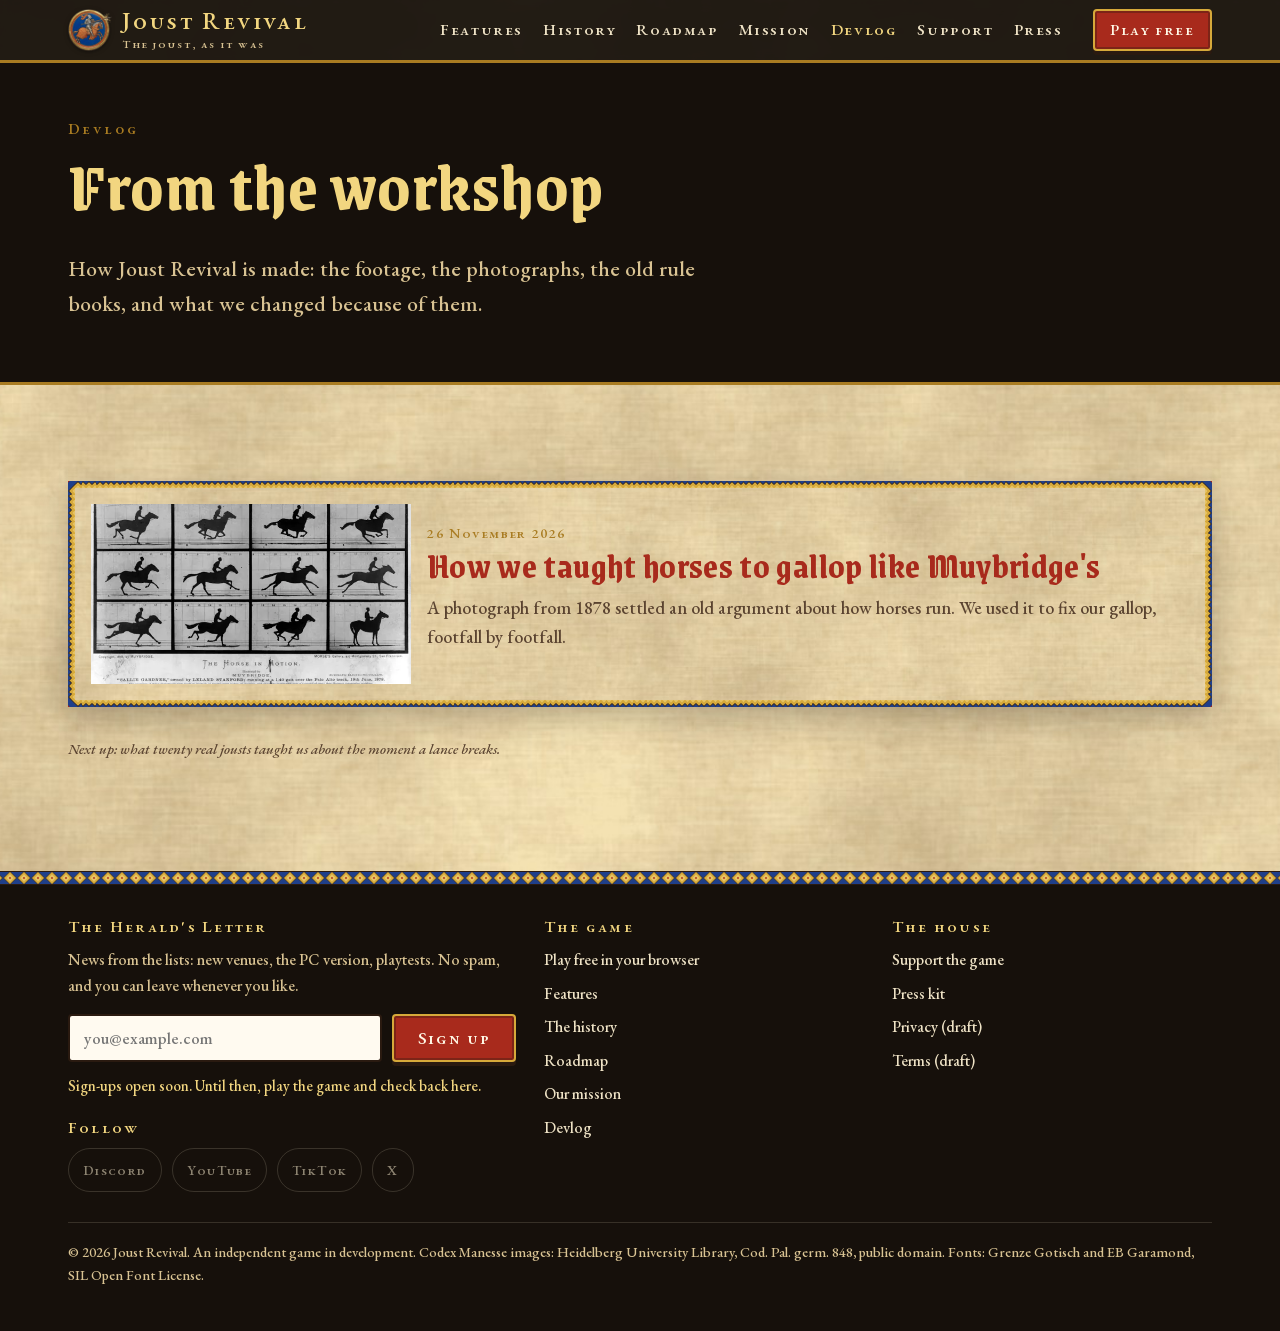
<file: devlog/index.html>
<!doctype html>
<html lang="en">
<head>
<meta charset="utf-8">
<meta name="viewport" content="width=device-width, initial-scale=1">

<title>Devlog | Joust Revival</title>
<meta name="description" content="Notes from the making of Joust Revival: how the horses, the lances, the rules and the people of the joust are built from the real thing.">
<link rel="canonical" href="https://historic-pictures.github.io/joust-revival-site/devlog/index.html">

<meta name="theme-color" content="#16100b">
<meta property="og:type" content="website">
<meta property="og:site_name" content="Joust Revival">
<meta property="og:title" content="Devlog | Joust Revival">
<meta property="og:description" content="Notes from the making of Joust Revival: how the horses, the lances, the rules and the people of the joust are built from the real thing.">
<meta property="og:url" content="https://historic-pictures.github.io/joust-revival-site/devlog/index.html">
<meta property="og:image" content="https://historic-pictures.github.io/joust-revival-site/assets/img/og.jpg">
<meta property="og:image:width" content="1200">
<meta property="og:image:height" content="630">
<meta property="og:image:alt" content="Two armoured knights meet at the tilt; both lances shatter into splinters.">
<meta name="twitter:card" content="summary_large_image">
<meta name="twitter:title" content="Devlog | Joust Revival">
<meta name="twitter:description" content="Notes from the making of Joust Revival: how the horses, the lances, the rules and the people of the joust are built from the real thing.">
<meta name="twitter:image" content="https://historic-pictures.github.io/joust-revival-site/assets/img/og.jpg">
<link rel="icon" href="../assets/brand/emblem-96.png" type="image/png" sizes="96x96">
<link rel="icon" href="../favicon.ico" sizes="any">
<link rel="apple-touch-icon" href="../apple-touch-icon.png">
<link rel="manifest" href="../site.webmanifest">
<link rel="preload" href="../assets/fonts/GrenzeGotisch-700.woff2" as="font" type="font/woff2" crossorigin>
<link rel="preload" href="../assets/fonts/EBGaramond-500.woff2" as="font" type="font/woff2" crossorigin>
<link rel="stylesheet" href="../assets/css/site.css">
</head>
<body>
<a class="skip" href="#main">Skip to content</a>
<header class="site-head">
  <div class="wrap">
    <a class="brand" href="../index.html" aria-label="Joust Revival home"><img src="../assets/brand/emblem-96.png" width="44" height="44" alt=""><div><b>Joust Revival</b><span>The joust, as it was</span></div></a>
    <button class="menu-btn" type="button" aria-expanded="false" aria-controls="nav">Menu</button>
    <nav class="nav" id="nav" aria-label="Main"><a href="../index.html#features">Features</a><a href="../index.html#history">History</a><a href="../roadmap.html">Roadmap</a><a href="../about.html#mission">Mission</a><a href="../devlog/index.html" aria-current="page">Devlog</a><a href="../support.html">Support</a><a href="../press.html">Press</a></nav>
    <a class="btn head-cta" href="https://historic-pictures.github.io/tilt/" data-cfg="gameUrl">Play free</a>
  </div>
</header>
<main id="main">
<div class="page-head">
  <div class="wrap">
    <span class="kicker">Devlog</span>
    <h1>From the workshop</h1>
    <p class="lede">How Joust Revival is made: the footage, the photographs, the old rule books, and what we changed because of them.</p>
  </div>
</div>
<section>
  <div class="wrap">
    <ul class="post-list">
      <li>
        <a class="post-card framed" href="muybridge-gallop.html">
          <img src="../assets/img/history/muybridge-1878-600.webp" width="600" height="372" loading="lazy" decoding="async" alt="Muybridge's 1878 photographs of a galloping horse">
          <div>
            <time datetime="2026-11-26">26 November 2026</time>
            <h2>How we taught horses to gallop like Muybridge's</h2>
            <p class="muted">A photograph from 1878 settled an old argument about how horses run. We used it to fix our gallop, footfall by footfall.</p>
          </div>
        </a>
      </li>
    </ul>
    <p class="note" style="margin-top:30px">Next up: what twenty real jousts taught us about the moment a lance breaks.</p>
  </div>
</section>
</main>
<footer class="site-foot">
  <div class="lozenge-x" aria-hidden="true"></div>
  <div class="wrap">
    <div class="foot-grid">
      <div>
        <h4>The Herald's Letter</h4>
        <p>News from the lists: new venues, the PC version, playtests. No spam, and you can leave whenever you like.</p>
        <form class="signup" action="#" novalidate>
          <label class="vh" for="nl-1">E-mail address</label>
          <input id="nl-1" type="email" name="email" autocomplete="email" placeholder="you@example.com" required>
          <button class="btn" type="submit">Sign up</button>
          <p class="form-msg" role="status" aria-live="polite"></p>
        </form>
        <h4 style="margin-top:22px">Follow</h4>
        <div class="socials"><a data-cfg="social.discord" data-soon="Discord: coming soon" aria-disabled="true">Discord</a><a data-cfg="social.youtube" data-soon="YouTube: coming soon" aria-disabled="true">YouTube</a><a data-cfg="social.tiktok" data-soon="TikTok: coming soon" aria-disabled="true">TikTok</a><a data-cfg="social.x" data-soon="X: coming soon" aria-disabled="true">X</a></div>
      </div>
      <div>
        <h4>The game</h4>
        <ul>
          <li><a href="https://historic-pictures.github.io/tilt/" data-cfg="gameUrl">Play free in your browser</a></li>
          <li><a href="../index.html#features">Features</a></li>
          <li><a href="../index.html#history">The history</a></li>
          <li><a href="../roadmap.html">Roadmap</a></li>
          <li><a href="../about.html#mission">Our mission</a></li>
          <li><a href="../devlog/index.html">Devlog</a></li>
        </ul>
      </div>
      <div>
        <h4>The house</h4>
        <ul>
          <li><a href="../support.html">Support the game</a></li>
          <li><a href="../press.html">Press kit</a></li>
          <li><a href="../privacy.html">Privacy (draft)</a></li>
          <li><a href="../terms.html">Terms (draft)</a></li>
        </ul>
      </div>
    </div>
    <p class="fine">&copy; <span data-year>2026</span> Joust Revival. An independent game in development. Codex Manesse images: Heidelberg University Library, Cod. Pal. germ. 848, public domain. Fonts: Grenze Gotisch and EB Garamond, SIL Open Font License.</p>
  </div>
</footer>
<script src="../assets/js/config.js"></script>
<script src="../assets/js/site.js" defer></script>
</body>
</html>
</file>
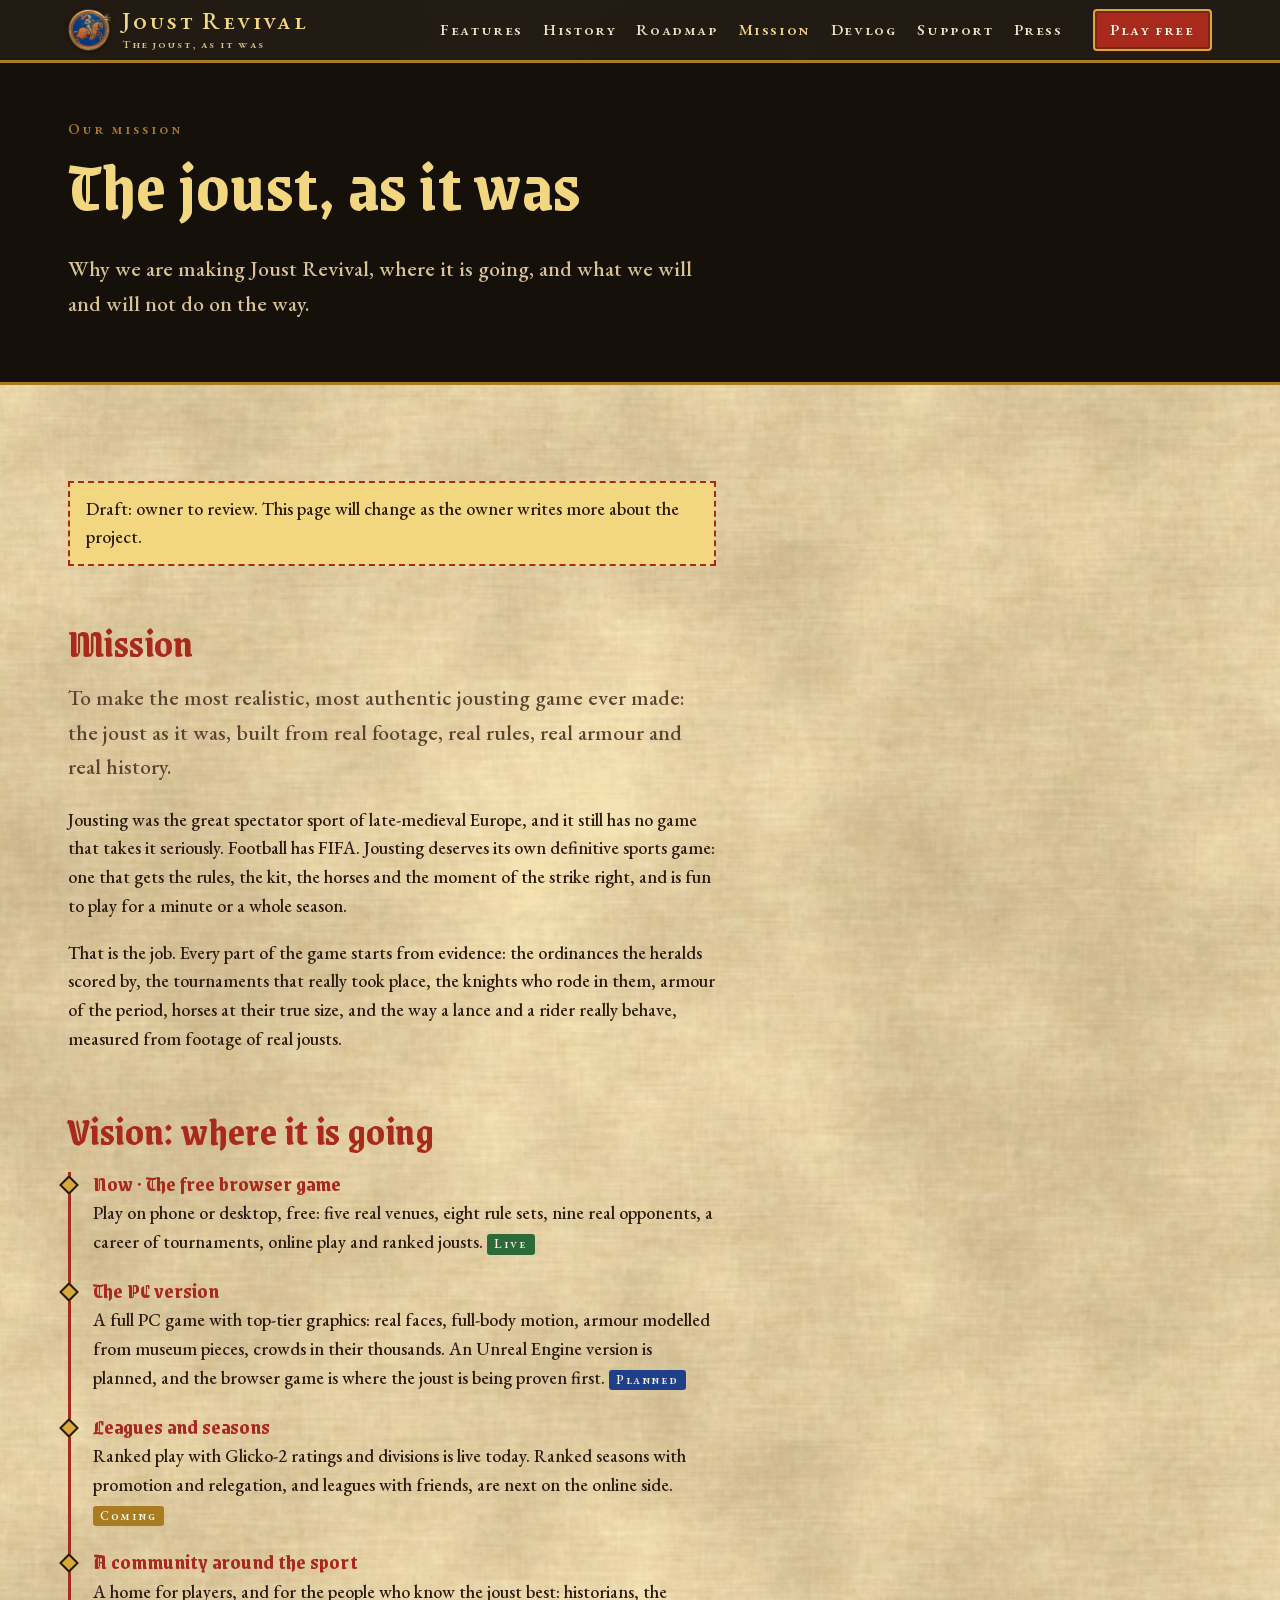
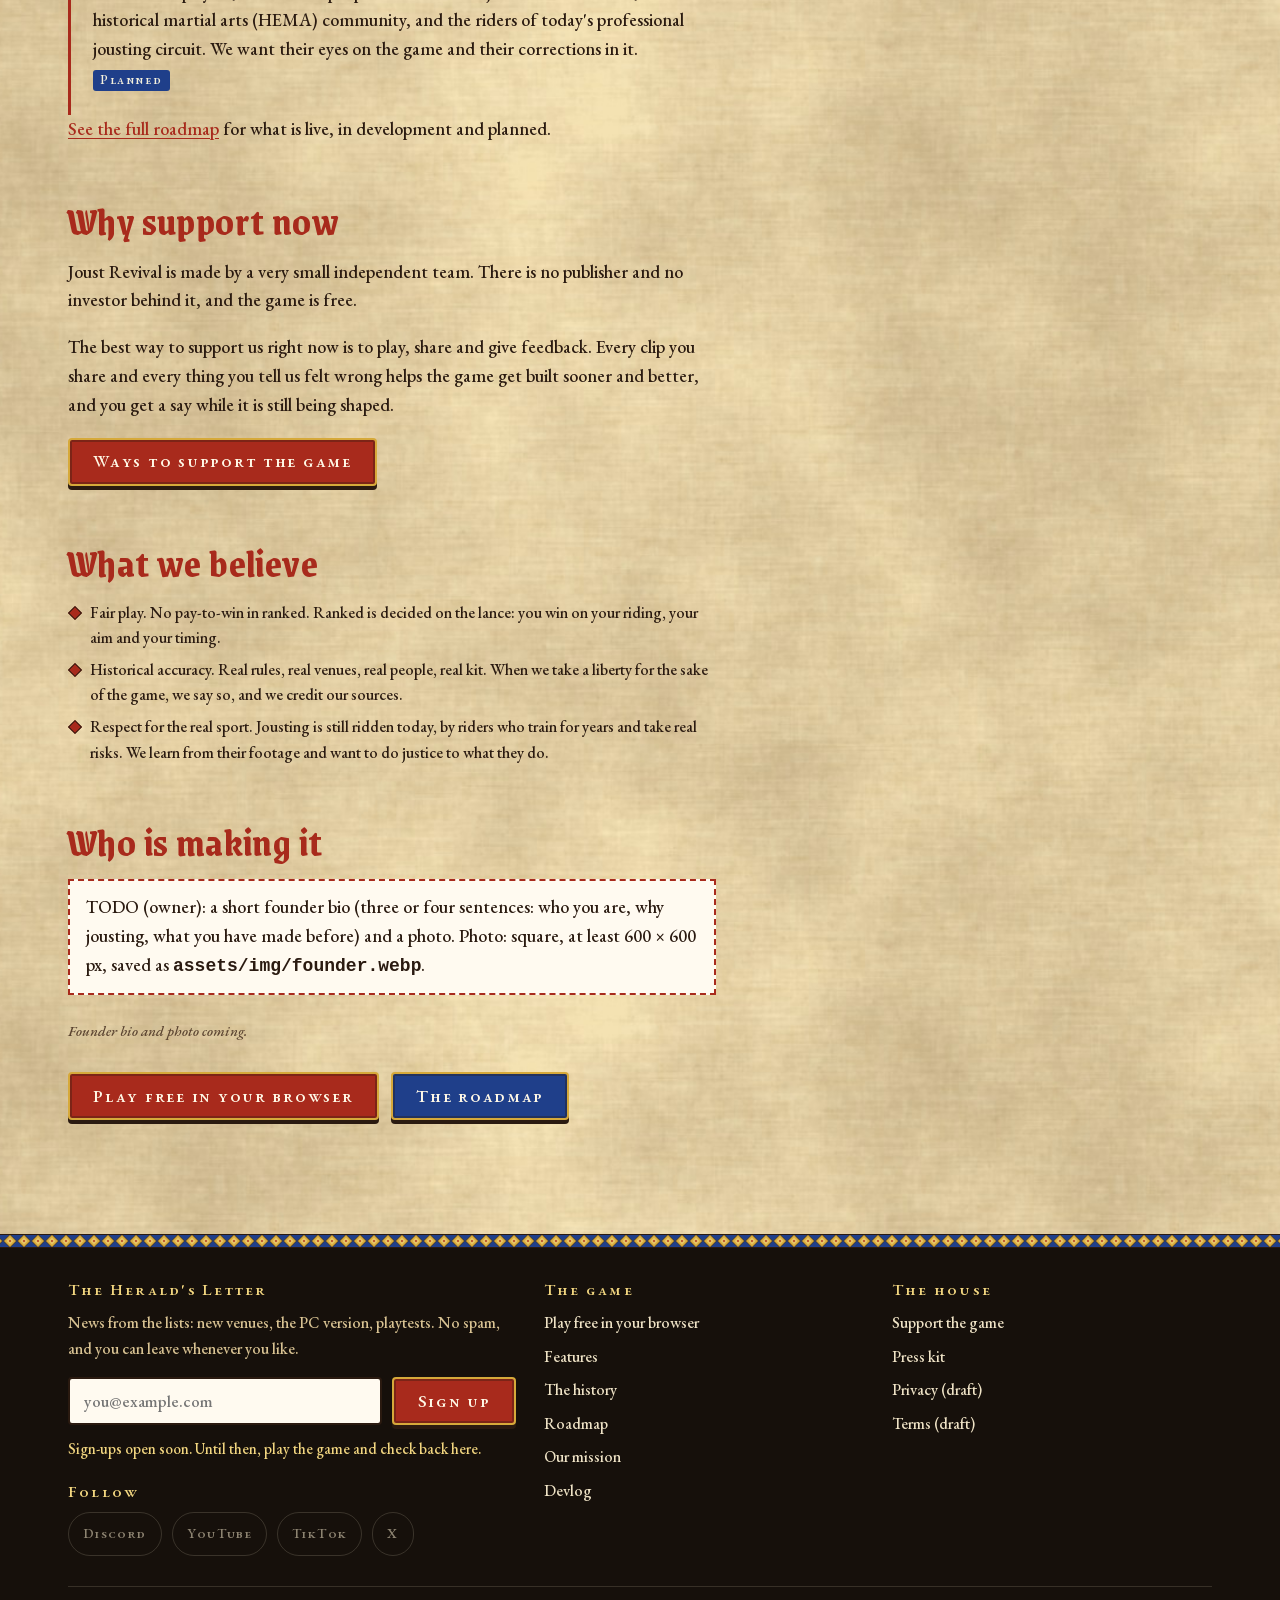
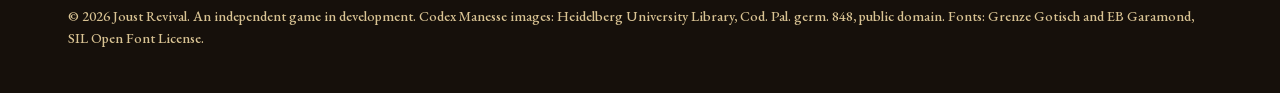
<file: about.html>
<!doctype html>
<html lang="en">
<head>
<meta charset="utf-8">
<meta name="viewport" content="width=device-width, initial-scale=1">

<title>Our mission | Joust Revival</title>
<meta name="description" content="Why Joust Revival exists: to make the most realistic, authentic jousting game ever made, built from real footage, real rules, real armour and real history. Where it is going, and how supporting it now helps.">
<link rel="canonical" href="https://historic-pictures.github.io/joust-revival-site/about.html">

<meta name="theme-color" content="#16100b">
<meta property="og:type" content="website">
<meta property="og:site_name" content="Joust Revival">
<meta property="og:title" content="Our mission | Joust Revival">
<meta property="og:description" content="Why Joust Revival exists: to make the most realistic, authentic jousting game ever made, built from real footage, real rules, real armour and real history. Where it is going, and how supporting it now helps.">
<meta property="og:url" content="https://historic-pictures.github.io/joust-revival-site/about.html">
<meta property="og:image" content="https://historic-pictures.github.io/joust-revival-site/assets/img/og.jpg">
<meta property="og:image:width" content="1200">
<meta property="og:image:height" content="630">
<meta property="og:image:alt" content="Two armoured knights meet at the tilt; both lances shatter into splinters.">
<meta name="twitter:card" content="summary_large_image">
<meta name="twitter:title" content="Our mission | Joust Revival">
<meta name="twitter:description" content="Why Joust Revival exists: to make the most realistic, authentic jousting game ever made, built from real footage, real rules, real armour and real history. Where it is going, and how supporting it now helps.">
<meta name="twitter:image" content="https://historic-pictures.github.io/joust-revival-site/assets/img/og.jpg">
<link rel="icon" href="assets/brand/emblem-96.png" type="image/png" sizes="96x96">
<link rel="icon" href="favicon.ico" sizes="any">
<link rel="apple-touch-icon" href="apple-touch-icon.png">
<link rel="manifest" href="site.webmanifest">
<link rel="preload" href="assets/fonts/GrenzeGotisch-700.woff2" as="font" type="font/woff2" crossorigin>
<link rel="preload" href="assets/fonts/EBGaramond-500.woff2" as="font" type="font/woff2" crossorigin>
<link rel="stylesheet" href="assets/css/site.css">
</head>
<body>
<a class="skip" href="#main">Skip to content</a>
<header class="site-head">
  <div class="wrap">
    <a class="brand" href="index.html" aria-label="Joust Revival home"><img src="assets/brand/emblem-96.png" width="44" height="44" alt=""><div><b>Joust Revival</b><span>The joust, as it was</span></div></a>
    <button class="menu-btn" type="button" aria-expanded="false" aria-controls="nav">Menu</button>
    <nav class="nav" id="nav" aria-label="Main"><a href="index.html#features">Features</a><a href="index.html#history">History</a><a href="roadmap.html">Roadmap</a><a href="about.html#mission" aria-current="page">Mission</a><a href="devlog/index.html">Devlog</a><a href="support.html">Support</a><a href="press.html">Press</a></nav>
    <a class="btn head-cta" href="https://historic-pictures.github.io/tilt/" data-cfg="gameUrl">Play free</a>
  </div>
</header>
<main id="main">
<div class="page-head">
  <div class="wrap">
    <span class="kicker">Our mission</span>
    <h1>The joust, as it was</h1>
    <p class="lede">Why we are making Joust Revival, where it is going, and what we will and will not do on the way.</p>
  </div>
</div>
<section>
  <div class="wrap">
    <article class="prose">
      <p class="draft-banner">Draft: owner to review. This page will change as the owner writes more about the project.</p>

      <h2 id="mission">Mission</h2>
      <p class="lede">To make the most realistic, most authentic jousting game ever made: the joust as it was, built from real footage, real rules, real armour and real history.</p>
      <p>Jousting was the great spectator sport of late-medieval Europe, and it still has no game that takes it seriously. Football has FIFA. Jousting deserves its own definitive sports game: one that gets the rules, the kit, the horses and the moment of the strike right, and is fun to play for a minute or a whole season.</p>
      <p>That is the job. Every part of the game starts from evidence: the ordinances the heralds scored by, the tournaments that really took place, the knights who rode in them, armour of the period, horses at their true size, and the way a lance and a rider really behave, measured from footage of real jousts.</p>

      <h2 id="vision">Vision: where it is going</h2>
      <ol class="chron" style="margin-top:20px">
        <li><b>Now · The free browser game</b><p>Play on phone or desktop, free: five real venues, eight rule sets, nine real opponents, a career of tournaments, online play and ranked jousts. <span class="tag live">Live</span></p></li>
        <li><b>The PC version</b><p>A full PC game with top-tier graphics: real faces, full-body motion, armour modelled from museum pieces, crowds in their thousands. An Unreal Engine version is planned, and the browser game is where the joust is being proven first. <span class="tag dev">Planned</span></p></li>
        <li><b>Leagues and seasons</b><p>Ranked play with Glicko-2 ratings and divisions is live today. Ranked seasons with promotion and relegation, and leagues with friends, are next on the online side. <span class="tag soon">Coming</span></p></li>
        <li><b>A community around the sport</b><p>A home for players, and for the people who know the joust best: historians, the historical martial arts (HEMA) community, and the riders of today's professional jousting circuit. We want their eyes on the game and their corrections in it. <span class="tag dev">Planned</span></p></li>
      </ol>
      <p><a href="roadmap.html">See the full roadmap</a> for what is live, in development and planned.</p>

      <h2 id="support">Why support now</h2>
      <p>Joust Revival is made by a very small independent team. There is no publisher and no investor behind it, and the game is free.</p>
      <p>The best way to support us right now is to play, share and give feedback. Every clip you share and every thing you tell us felt wrong helps the game get built sooner and better, and you get a say while it is still being shaped.</p>
      <p><a class="btn" href="support.html">Ways to support the game</a></p>

      <h2 id="beliefs">What we believe</h2>
      <ul class="facts">
        <li><b>Fair play.</b> No pay-to-win in ranked. Ranked is decided on the lance: you win on your riding, your aim and your timing.</li>
        <li><b>Historical accuracy.</b> Real rules, real venues, real people, real kit. When we take a liberty for the sake of the game, we say so, and we credit our sources.</li>
        <li><b>Respect for the real sport.</b> Jousting is still ridden today, by riders who train for years and take real risks. We learn from their footage and want to do justice to what they do.</li>
      </ul>

      <h2 id="team">Who is making it</h2>
      <div class="draft-banner" style="background:#fffaf0">
        TODO (owner): a short founder bio (three or four sentences: who you are, why jousting, what you have made before) and a photo.
        Photo: square, at least 600 × 600 px, saved as <code>assets/img/founder.webp</code>.
      </div>
      <p class="note">Founder bio and photo coming.</p>

      <p style="margin-top:30px"><a class="btn" href="https://historic-pictures.github.io/tilt/" data-cfg="gameUrl">Play free in your browser</a> &nbsp; <a class="btn blue" href="roadmap.html">The roadmap</a></p>
    </article>
  </div>
</section>
</main>
<footer class="site-foot">
  <div class="lozenge-x" aria-hidden="true"></div>
  <div class="wrap">
    <div class="foot-grid">
      <div>
        <h4>The Herald's Letter</h4>
        <p>News from the lists: new venues, the PC version, playtests. No spam, and you can leave whenever you like.</p>
        <form class="signup" action="#" novalidate>
          <label class="vh" for="nl-0">E-mail address</label>
          <input id="nl-0" type="email" name="email" autocomplete="email" placeholder="you@example.com" required>
          <button class="btn" type="submit">Sign up</button>
          <p class="form-msg" role="status" aria-live="polite"></p>
        </form>
        <h4 style="margin-top:22px">Follow</h4>
        <div class="socials"><a data-cfg="social.discord" data-soon="Discord: coming soon" aria-disabled="true">Discord</a><a data-cfg="social.youtube" data-soon="YouTube: coming soon" aria-disabled="true">YouTube</a><a data-cfg="social.tiktok" data-soon="TikTok: coming soon" aria-disabled="true">TikTok</a><a data-cfg="social.x" data-soon="X: coming soon" aria-disabled="true">X</a></div>
      </div>
      <div>
        <h4>The game</h4>
        <ul>
          <li><a href="https://historic-pictures.github.io/tilt/" data-cfg="gameUrl">Play free in your browser</a></li>
          <li><a href="index.html#features">Features</a></li>
          <li><a href="index.html#history">The history</a></li>
          <li><a href="roadmap.html">Roadmap</a></li>
          <li><a href="about.html#mission">Our mission</a></li>
          <li><a href="devlog/index.html">Devlog</a></li>
        </ul>
      </div>
      <div>
        <h4>The house</h4>
        <ul>
          <li><a href="support.html">Support the game</a></li>
          <li><a href="press.html">Press kit</a></li>
          <li><a href="privacy.html">Privacy (draft)</a></li>
          <li><a href="terms.html">Terms (draft)</a></li>
        </ul>
      </div>
    </div>
    <p class="fine">&copy; <span data-year>2026</span> Joust Revival. An independent game in development. Codex Manesse images: Heidelberg University Library, Cod. Pal. germ. 848, public domain. Fonts: Grenze Gotisch and EB Garamond, SIL Open Font License.</p>
  </div>
</footer>
<script src="assets/js/config.js"></script>
<script src="assets/js/site.js" defer></script>
</body>
</html>
</file>
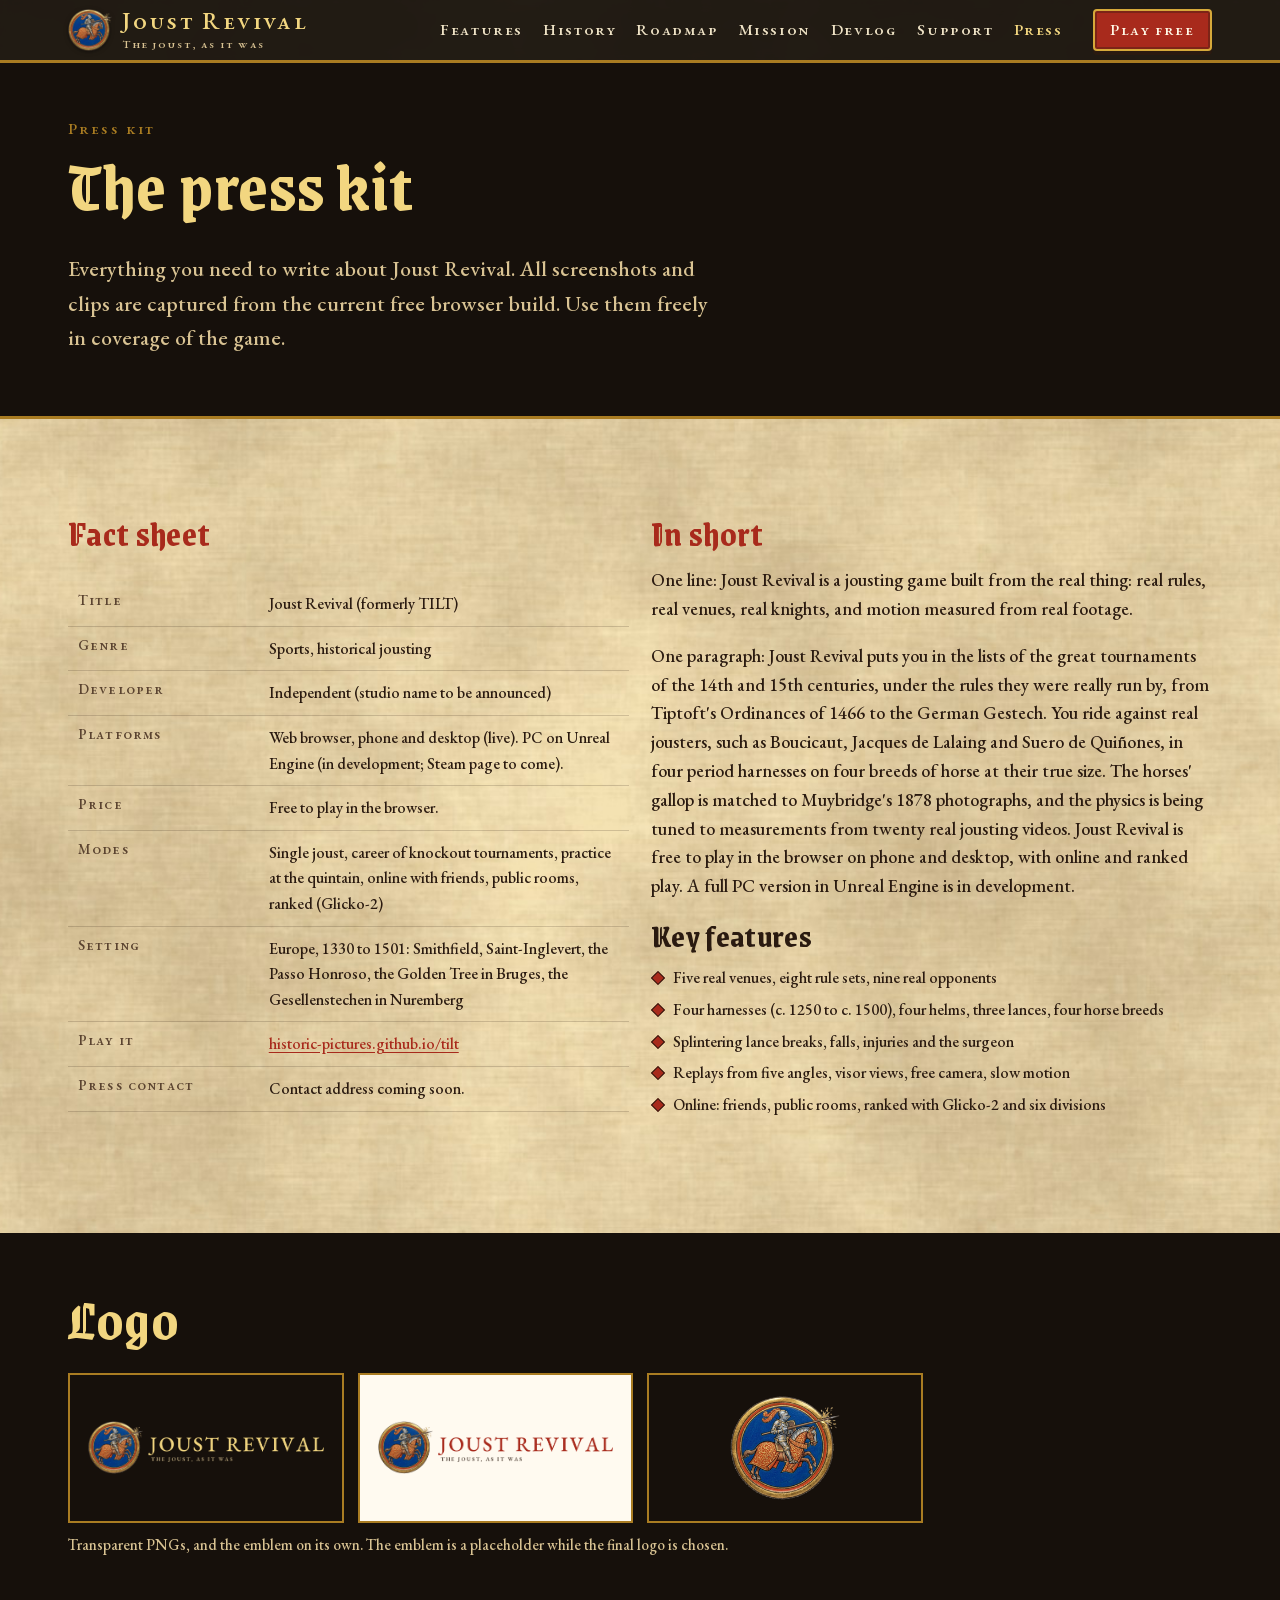
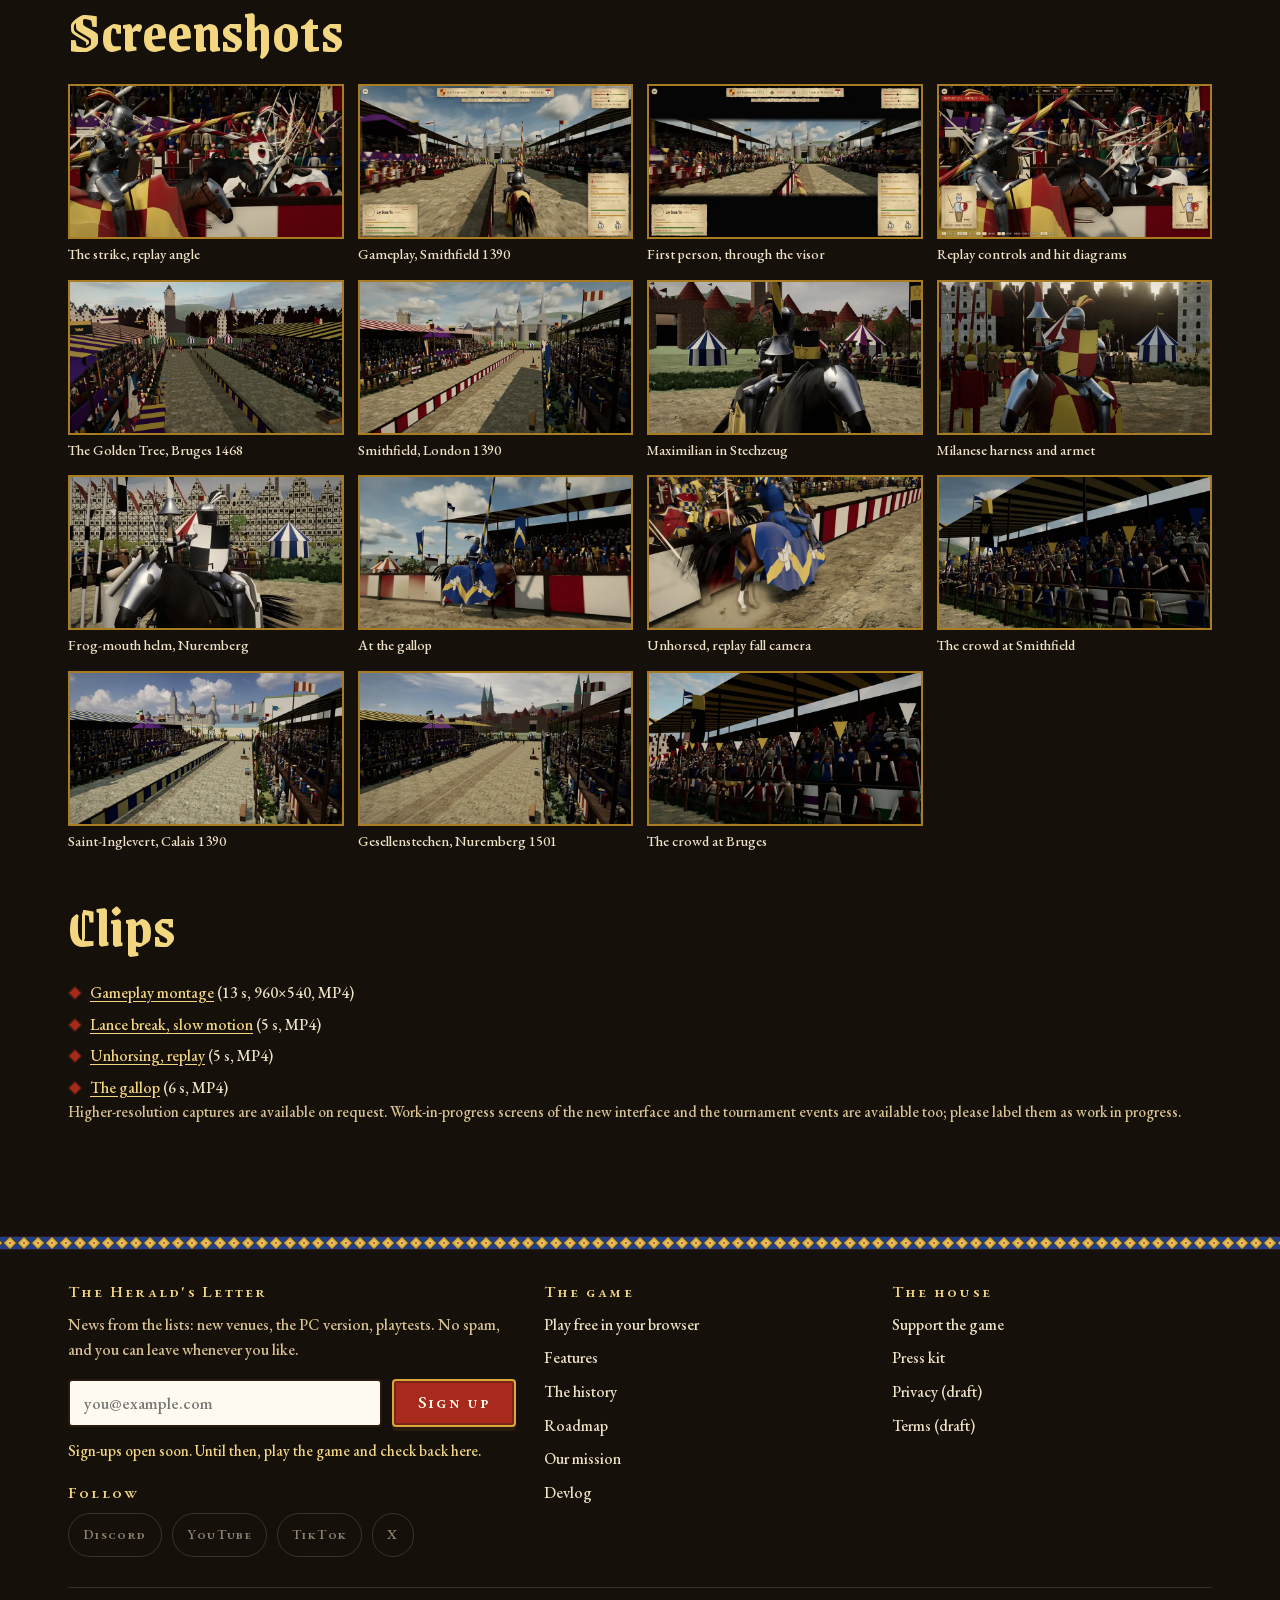
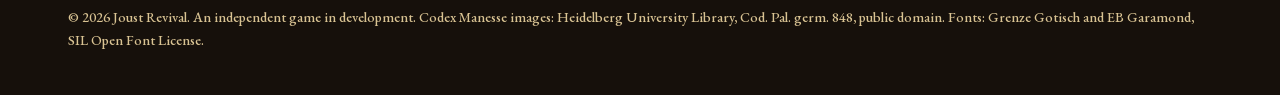
<file: press.html>
<!doctype html>
<html lang="en">
<head>
<meta charset="utf-8">
<meta name="viewport" content="width=device-width, initial-scale=1">

<title>Press kit | Joust Revival</title>
<meta name="description" content="Joust Revival press kit: fact sheet, description, logo, screenshots and gameplay clips of the jousting game built from real rules, venues and footage.">
<link rel="canonical" href="https://historic-pictures.github.io/joust-revival-site/press.html">

<meta name="theme-color" content="#16100b">
<meta property="og:type" content="website">
<meta property="og:site_name" content="Joust Revival">
<meta property="og:title" content="Press kit | Joust Revival">
<meta property="og:description" content="Joust Revival press kit: fact sheet, description, logo, screenshots and gameplay clips of the jousting game built from real rules, venues and footage.">
<meta property="og:url" content="https://historic-pictures.github.io/joust-revival-site/press.html">
<meta property="og:image" content="https://historic-pictures.github.io/joust-revival-site/assets/img/og.jpg">
<meta property="og:image:width" content="1200">
<meta property="og:image:height" content="630">
<meta property="og:image:alt" content="Two armoured knights meet at the tilt; both lances shatter into splinters.">
<meta name="twitter:card" content="summary_large_image">
<meta name="twitter:title" content="Press kit | Joust Revival">
<meta name="twitter:description" content="Joust Revival press kit: fact sheet, description, logo, screenshots and gameplay clips of the jousting game built from real rules, venues and footage.">
<meta name="twitter:image" content="https://historic-pictures.github.io/joust-revival-site/assets/img/og.jpg">
<link rel="icon" href="assets/brand/emblem-96.png" type="image/png" sizes="96x96">
<link rel="icon" href="favicon.ico" sizes="any">
<link rel="apple-touch-icon" href="apple-touch-icon.png">
<link rel="manifest" href="site.webmanifest">
<link rel="preload" href="assets/fonts/GrenzeGotisch-700.woff2" as="font" type="font/woff2" crossorigin>
<link rel="preload" href="assets/fonts/EBGaramond-500.woff2" as="font" type="font/woff2" crossorigin>
<link rel="stylesheet" href="assets/css/site.css">
</head>
<body>
<a class="skip" href="#main">Skip to content</a>
<header class="site-head">
  <div class="wrap">
    <a class="brand" href="index.html" aria-label="Joust Revival home"><img src="assets/brand/emblem-96.png" width="44" height="44" alt=""><div><b>Joust Revival</b><span>The joust, as it was</span></div></a>
    <button class="menu-btn" type="button" aria-expanded="false" aria-controls="nav">Menu</button>
    <nav class="nav" id="nav" aria-label="Main"><a href="index.html#features">Features</a><a href="index.html#history">History</a><a href="roadmap.html">Roadmap</a><a href="about.html#mission">Mission</a><a href="devlog/index.html">Devlog</a><a href="support.html">Support</a><a href="press.html" aria-current="page">Press</a></nav>
    <a class="btn head-cta" href="https://historic-pictures.github.io/tilt/" data-cfg="gameUrl">Play free</a>
  </div>
</header>
<main id="main">
<div class="page-head">
  <div class="wrap">
    <span class="kicker">Press kit</span>
    <h1>The press kit</h1>
    <p class="lede">Everything you need to write about Joust Revival. All screenshots and clips are captured from the current free browser build. Use them freely in coverage of the game.</p>
  </div>
</div>
<section>
  <div class="wrap">
    <div class="two">
      <div>
        <h2 style="font-size:2.2rem">Fact sheet</h2>
        <div class="table-scroll"><table class="facts-table">
          <tr><th>Title</th><td>Joust Revival (formerly TILT)</td></tr>
          <tr><th>Genre</th><td>Sports, historical jousting</td></tr>
          <tr><th>Developer</th><td>Independent (studio name to be announced)</td></tr>
          <tr><th>Platforms</th><td>Web browser, phone and desktop (live). PC on Unreal Engine (in development; Steam page to come).</td></tr>
          <tr><th>Price</th><td>Free to play in the browser.</td></tr>
          <tr><th>Modes</th><td>Single joust, career of knockout tournaments, practice at the quintain, online with friends, public rooms, ranked (Glicko-2)</td></tr>
          <tr><th>Setting</th><td>Europe, 1330 to 1501: Smithfield, Saint-Inglevert, the Passo Honroso, the Golden Tree in Bruges, the Gesellenstechen in Nuremberg</td></tr>
          <tr><th>Play it</th><td><a href="https://historic-pictures.github.io/tilt/" data-cfg="gameUrl">historic-pictures.github.io/tilt</a></td></tr>
          <tr><th>Press contact</th><td data-cfg-mail>Contact address coming soon.</td></tr>
        </table></div>
      </div>
      <div>
        <h2 style="font-size:2.2rem">In short</h2>
        <p><b>One line:</b> Joust Revival is a jousting game built from the real thing: real rules, real venues, real knights, and motion measured from real footage.</p>
        <p><b>One paragraph:</b> Joust Revival puts you in the lists of the great tournaments of the 14th and 15th centuries, under the rules they were really run by, from Tiptoft's Ordinances of 1466 to the German Gestech. You ride against real jousters, such as Boucicaut, Jacques de Lalaing and Suero de Quiñones, in four period harnesses on four breeds of horse at their true size. The horses' gallop is matched to Muybridge's 1878 photographs, and the physics is being tuned to measurements from twenty real jousting videos. Joust Revival is free to play in the browser on phone and desktop, with online and ranked play. A full PC version in Unreal Engine is in development.</p>
        <h3>Key features</h3>
        <ul class="facts">
          <li>Five real venues, eight rule sets, nine real opponents</li>
          <li>Four harnesses (c. 1250 to c. 1500), four helms, three lances, four horse breeds</li>
          <li>Splintering lance breaks, falls, injuries and the surgeon</li>
          <li>Replays from five angles, visor views, free camera, slow motion</li>
          <li>Online: friends, public rooms, ranked with Glicko-2 and six divisions</li>
        </ul>
      </div>
    </div>
  </div>
</section>

<section class="dark" style="padding-top:56px">
  <div class="wrap">
    <h2>Logo</h2>
    <div class="logo-tiles">
      <a class="on-dark" href="assets/press/joust-revival-logo-dark.png" download><img src="assets/press/joust-revival-logo-dark.png" width="600" height="220" loading="lazy" alt="Joust Revival logo, light on dark"></a>
      <a class="on-light" href="assets/press/joust-revival-logo-light.png" download><img src="assets/press/joust-revival-logo-light.png" width="600" height="220" loading="lazy" alt="Joust Revival logo, dark on light"></a>
      <a class="on-dark" href="assets/brand/emblem-512.png" download><img src="assets/brand/emblem-192.png" width="120" height="120" loading="lazy" alt="Joust Revival emblem: a knight in blue on a gold disc, his lance breaking out of the rim"></a>
    </div>
    <p class="muted small" style="margin-top:10px">Transparent PNGs, and the emblem on its own. The emblem is a placeholder while the final logo is chosen.</p>

    <h2 style="margin-top:44px">Screenshots</h2>
    <div class="dl-grid">
      <figure><a href="assets/img/shot-impact-1600.webp" download><img src="assets/img/shot-impact-800.webp" width="800" height="450" loading="lazy" alt="Both lances shatter at the tilt"></a><figcaption>The strike, replay angle</figcaption></figure>
      <figure><a href="assets/img/shot-chase-hud-1600.webp" download><img src="assets/img/shot-chase-hud-800.webp" width="800" height="450" loading="lazy" alt="Chase camera at the gallop, Smithfield"></a><figcaption>Gameplay, Smithfield 1390</figcaption></figure>
      <figure><a href="assets/img/shot-first-person-1600.webp" download><img src="assets/img/shot-first-person-800.webp" width="800" height="450" loading="lazy" alt="Through the visor"></a><figcaption>First person, through the visor</figcaption></figure>
      <figure><a href="assets/img/shot-replay-1600.webp" download><img src="assets/img/shot-replay-800.webp" width="800" height="450" loading="lazy" alt="Replay screen"></a><figcaption>Replay controls and hit diagrams</figcaption></figure>
      <figure><a href="assets/img/venue-bruges-1600.webp" download><img src="assets/img/venue-bruges-800.webp" width="800" height="450" loading="lazy" alt="The Golden Tree, Bruges"></a><figcaption>The Golden Tree, Bruges 1468</figcaption></figure>
      <figure><a href="assets/img/venue-smithfield-1600.webp" download><img src="assets/img/venue-smithfield-800.webp" width="800" height="450" loading="lazy" alt="Smithfield"></a><figcaption>Smithfield, London 1390</figcaption></figure>
      <figure><a href="assets/img/armour-stechzeug-1600.webp" download><img src="assets/img/armour-stechzeug-800.webp" width="800" height="450" loading="lazy" alt="Stechzeug"></a><figcaption>Maximilian in Stechzeug</figcaption></figure>
      <figure><a href="assets/img/armour-milanese-1600.webp" download><img src="assets/img/armour-milanese-800.webp" width="800" height="450" loading="lazy" alt="Milanese harness"></a><figcaption>Milanese harness and armet</figcaption></figure>
      <figure><a href="assets/img/armour-frogmouth-1600.webp" download><img src="assets/img/armour-frogmouth-800.webp" width="800" height="450" loading="lazy" alt="Frog-mouth helm"></a><figcaption>Frog-mouth helm, Nuremberg</figcaption></figure>
      <figure><a href="assets/img/shot-gallop-1431.webp" download><img src="assets/img/shot-gallop-800.webp" width="800" height="450" loading="lazy" alt="Gallop from the side"></a><figcaption>At the gallop</figcaption></figure>
      <figure><a href="assets/img/shot-fall-1431.webp" download><img src="assets/img/shot-fall-800.webp" width="800" height="450" loading="lazy" alt="Unhorsed"></a><figcaption>Unhorsed, replay fall camera</figcaption></figure>
      <figure><a href="assets/img/shot-crowd-smithfield-1600.webp" download><img src="assets/img/shot-crowd-smithfield-800.webp" width="800" height="450" loading="lazy" alt="The crowd at Smithfield"></a><figcaption>The crowd at Smithfield</figcaption></figure>
      <figure><a href="assets/img/venue-inglevert-1600.webp" download><img src="assets/img/venue-inglevert-800.webp" width="800" height="450" loading="lazy" alt="Saint-Inglevert"></a><figcaption>Saint-Inglevert, Calais 1390</figcaption></figure>
      <figure><a href="assets/img/venue-nuremberg-1600.webp" download><img src="assets/img/venue-nuremberg-800.webp" width="800" height="450" loading="lazy" alt="Nuremberg"></a><figcaption>Gesellenstechen, Nuremberg 1501</figcaption></figure>
      <figure><a href="assets/img/shot-crowd-1600.webp" download><img src="assets/img/shot-crowd-800.webp" width="800" height="450" loading="lazy" alt="The crowd at Bruges"></a><figcaption>The crowd at Bruges</figcaption></figure>
    </div>

    <h2 style="margin-top:44px">Clips</h2>
    <ul class="facts">
      <li><a href="assets/media/hero.mp4" download>Gameplay montage</a> (13 s, 960×540, MP4)</li>
      <li><a href="assets/media/break.mp4" download>Lance break, slow motion</a> (5 s, MP4)</li>
      <li><a href="assets/media/fall.mp4" download>Unhorsing, replay</a> (5 s, MP4)</li>
      <li><a href="assets/media/gallop.mp4" download>The gallop</a> (6 s, MP4)</li>
    </ul>
    <p class="muted small">Higher-resolution captures are available on request. Work-in-progress screens of the new interface and the tournament events are available too; please label them as work in progress.</p>
  </div>
</section>
</main>
<footer class="site-foot">
  <div class="lozenge-x" aria-hidden="true"></div>
  <div class="wrap">
    <div class="foot-grid">
      <div>
        <h4>The Herald's Letter</h4>
        <p>News from the lists: new venues, the PC version, playtests. No spam, and you can leave whenever you like.</p>
        <form class="signup" action="#" novalidate>
          <label class="vh" for="nl-0">E-mail address</label>
          <input id="nl-0" type="email" name="email" autocomplete="email" placeholder="you@example.com" required>
          <button class="btn" type="submit">Sign up</button>
          <p class="form-msg" role="status" aria-live="polite"></p>
        </form>
        <h4 style="margin-top:22px">Follow</h4>
        <div class="socials"><a data-cfg="social.discord" data-soon="Discord: coming soon" aria-disabled="true">Discord</a><a data-cfg="social.youtube" data-soon="YouTube: coming soon" aria-disabled="true">YouTube</a><a data-cfg="social.tiktok" data-soon="TikTok: coming soon" aria-disabled="true">TikTok</a><a data-cfg="social.x" data-soon="X: coming soon" aria-disabled="true">X</a></div>
      </div>
      <div>
        <h4>The game</h4>
        <ul>
          <li><a href="https://historic-pictures.github.io/tilt/" data-cfg="gameUrl">Play free in your browser</a></li>
          <li><a href="index.html#features">Features</a></li>
          <li><a href="index.html#history">The history</a></li>
          <li><a href="roadmap.html">Roadmap</a></li>
          <li><a href="about.html#mission">Our mission</a></li>
          <li><a href="devlog/index.html">Devlog</a></li>
        </ul>
      </div>
      <div>
        <h4>The house</h4>
        <ul>
          <li><a href="support.html">Support the game</a></li>
          <li><a href="press.html">Press kit</a></li>
          <li><a href="privacy.html">Privacy (draft)</a></li>
          <li><a href="terms.html">Terms (draft)</a></li>
        </ul>
      </div>
    </div>
    <p class="fine">&copy; <span data-year>2026</span> Joust Revival. An independent game in development. Codex Manesse images: Heidelberg University Library, Cod. Pal. germ. 848, public domain. Fonts: Grenze Gotisch and EB Garamond, SIL Open Font License.</p>
  </div>
</footer>
<script src="assets/js/config.js"></script>
<script src="assets/js/site.js" defer></script>
</body>
</html>
</file>
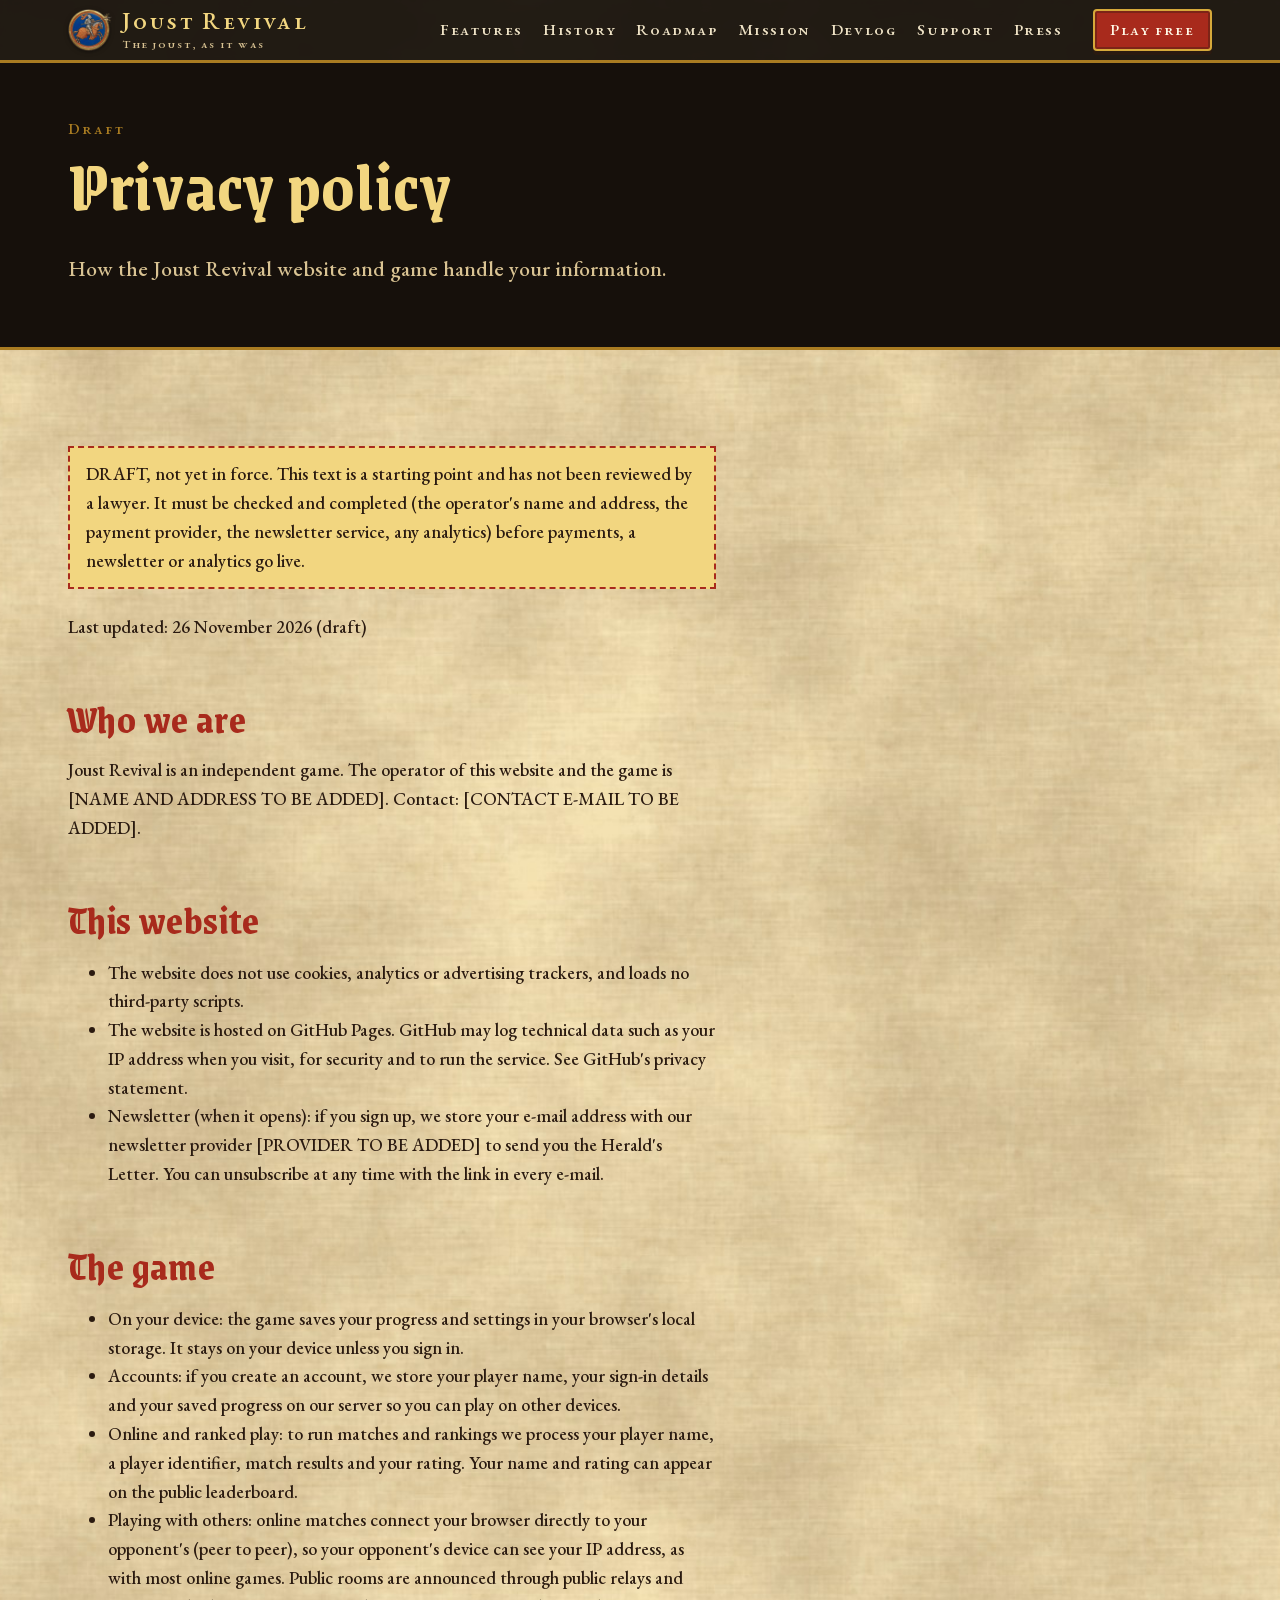
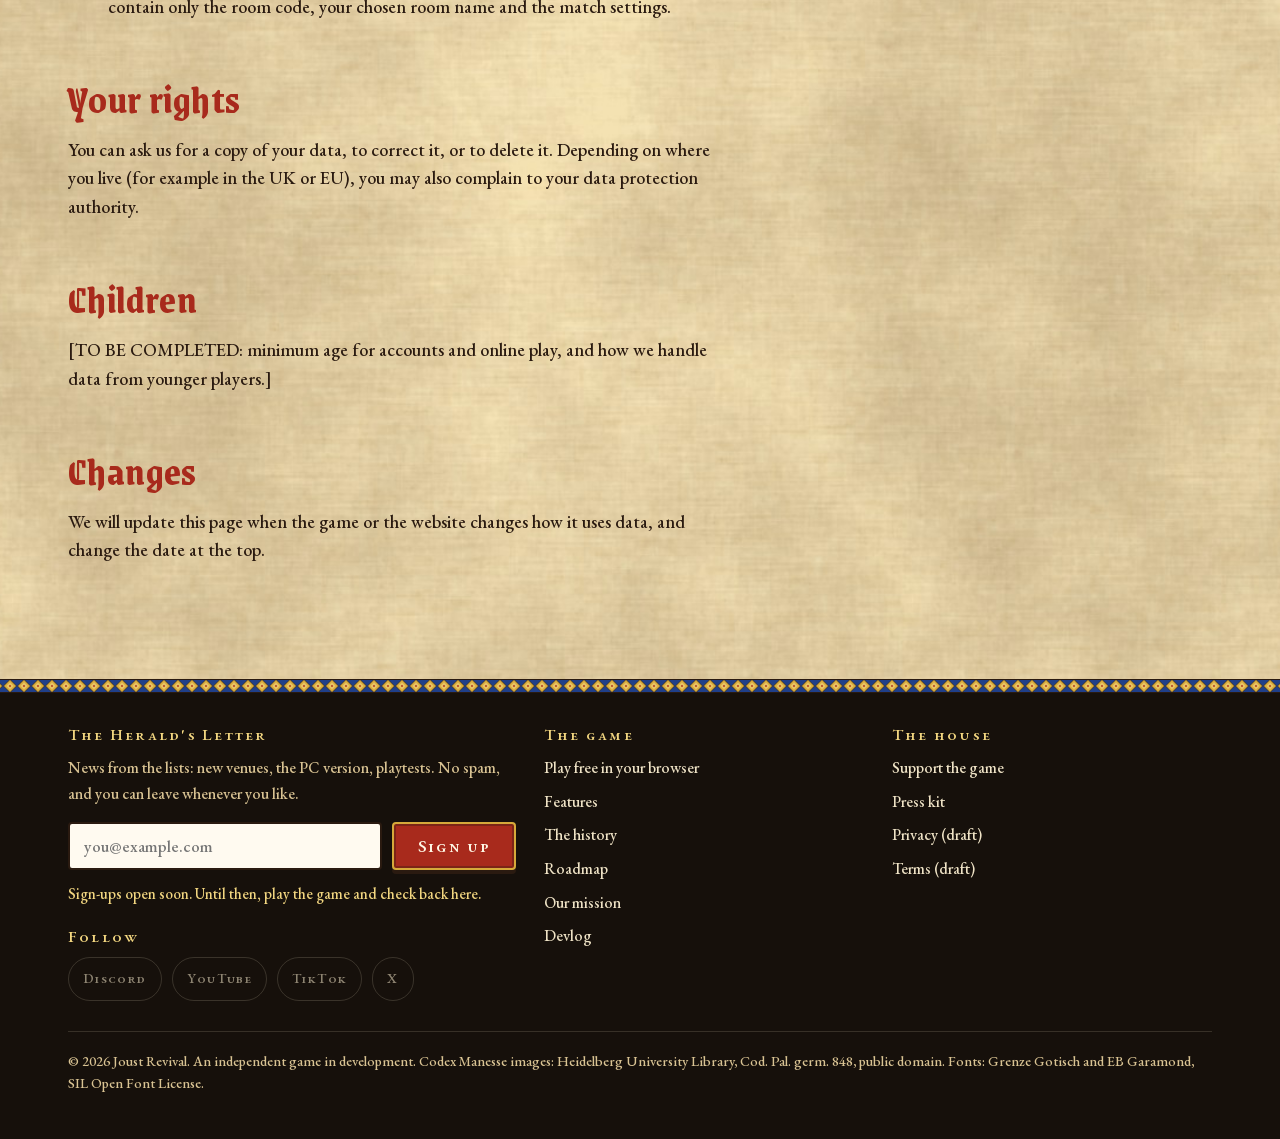
<file: privacy.html>
<!doctype html>
<html lang="en">
<head>
<meta charset="utf-8">
<meta name="viewport" content="width=device-width, initial-scale=1">

<title>Privacy policy (draft) | Joust Revival</title>
<meta name="description" content="Draft privacy policy for the Joust Revival website and game.">
<link rel="canonical" href="https://historic-pictures.github.io/joust-revival-site/privacy.html">
<meta name="robots" content="noindex">
<meta name="theme-color" content="#16100b">
<meta property="og:type" content="website">
<meta property="og:site_name" content="Joust Revival">
<meta property="og:title" content="Privacy policy (draft) | Joust Revival">
<meta property="og:description" content="Draft privacy policy for the Joust Revival website and game.">
<meta property="og:url" content="https://historic-pictures.github.io/joust-revival-site/privacy.html">
<meta property="og:image" content="https://historic-pictures.github.io/joust-revival-site/assets/img/og.jpg">
<meta property="og:image:width" content="1200">
<meta property="og:image:height" content="630">
<meta property="og:image:alt" content="Two armoured knights meet at the tilt; both lances shatter into splinters.">
<meta name="twitter:card" content="summary_large_image">
<meta name="twitter:title" content="Privacy policy (draft) | Joust Revival">
<meta name="twitter:description" content="Draft privacy policy for the Joust Revival website and game.">
<meta name="twitter:image" content="https://historic-pictures.github.io/joust-revival-site/assets/img/og.jpg">
<link rel="icon" href="assets/brand/emblem-96.png" type="image/png" sizes="96x96">
<link rel="icon" href="favicon.ico" sizes="any">
<link rel="apple-touch-icon" href="apple-touch-icon.png">
<link rel="manifest" href="site.webmanifest">
<link rel="preload" href="assets/fonts/GrenzeGotisch-700.woff2" as="font" type="font/woff2" crossorigin>
<link rel="preload" href="assets/fonts/EBGaramond-500.woff2" as="font" type="font/woff2" crossorigin>
<link rel="stylesheet" href="assets/css/site.css">
</head>
<body>
<a class="skip" href="#main">Skip to content</a>
<header class="site-head">
  <div class="wrap">
    <a class="brand" href="index.html" aria-label="Joust Revival home"><img src="assets/brand/emblem-96.png" width="44" height="44" alt=""><div><b>Joust Revival</b><span>The joust, as it was</span></div></a>
    <button class="menu-btn" type="button" aria-expanded="false" aria-controls="nav">Menu</button>
    <nav class="nav" id="nav" aria-label="Main"><a href="index.html#features">Features</a><a href="index.html#history">History</a><a href="roadmap.html">Roadmap</a><a href="about.html#mission">Mission</a><a href="devlog/index.html">Devlog</a><a href="support.html">Support</a><a href="press.html">Press</a></nav>
    <a class="btn head-cta" href="https://historic-pictures.github.io/tilt/" data-cfg="gameUrl">Play free</a>
  </div>
</header>
<main id="main">
<div class="page-head">
  <div class="wrap">
    <span class="kicker">Draft</span>
    <h1>Privacy policy</h1>
    <p class="lede">How the Joust Revival website and game handle your information.</p>
  </div>
</div>
<section>
  <div class="wrap">
    <article class="prose">
      <p class="draft-banner">DRAFT, not yet in force. This text is a starting point and has not been reviewed by a lawyer. It must be checked and completed (the operator's name and address, the payment provider, the newsletter service, any analytics) before payments, a newsletter or analytics go live.</p>
      <p><b>Last updated:</b> 26 November 2026 (draft)</p>

      <h2>Who we are</h2>
      <p>Joust Revival is an independent game. The operator of this website and the game is [NAME AND ADDRESS TO BE ADDED]. Contact: <span data-cfg-mail>[CONTACT E-MAIL TO BE ADDED]</span>.</p>

      <h2>This website</h2>
      <ul>
        <li>The website does not use cookies, analytics or advertising trackers, and loads no third-party scripts.</li>
        <li>The website is hosted on GitHub Pages. GitHub may log technical data such as your IP address when you visit, for security and to run the service. See GitHub's privacy statement.</li>
        <li><b>Newsletter (when it opens):</b> if you sign up, we store your e-mail address with our newsletter provider [PROVIDER TO BE ADDED] to send you the Herald's Letter. You can unsubscribe at any time with the link in every e-mail.</li>
      </ul>

      <h2>The game</h2>
      <ul>
        <li><b>On your device:</b> the game saves your progress and settings in your browser's local storage. It stays on your device unless you sign in.</li>
        <li><b>Accounts:</b> if you create an account, we store your player name, your sign-in details and your saved progress on our server so you can play on other devices.</li>
        <li><b>Online and ranked play:</b> to run matches and rankings we process your player name, a player identifier, match results and your rating. Your name and rating can appear on the public leaderboard.</li>
        <li><b>Playing with others:</b> online matches connect your browser directly to your opponent's (peer to peer), so your opponent's device can see your IP address, as with most online games. Public rooms are announced through public relays and contain only the room code, your chosen room name and the match settings.</li>
      </ul>

      <h2>Your rights</h2>
      <p>You can ask us for a copy of your data, to correct it, or to delete it. Depending on where you live (for example in the UK or EU), you may also complain to your data protection authority.</p>

      <h2>Children</h2>
      <p>[TO BE COMPLETED: minimum age for accounts and online play, and how we handle data from younger players.]</p>

      <h2>Changes</h2>
      <p>We will update this page when the game or the website changes how it uses data, and change the date at the top.</p>
    </article>
  </div>
</section>
</main>
<footer class="site-foot">
  <div class="lozenge-x" aria-hidden="true"></div>
  <div class="wrap">
    <div class="foot-grid">
      <div>
        <h4>The Herald's Letter</h4>
        <p>News from the lists: new venues, the PC version, playtests. No spam, and you can leave whenever you like.</p>
        <form class="signup" action="#" novalidate>
          <label class="vh" for="nl-0">E-mail address</label>
          <input id="nl-0" type="email" name="email" autocomplete="email" placeholder="you@example.com" required>
          <button class="btn" type="submit">Sign up</button>
          <p class="form-msg" role="status" aria-live="polite"></p>
        </form>
        <h4 style="margin-top:22px">Follow</h4>
        <div class="socials"><a data-cfg="social.discord" data-soon="Discord: coming soon" aria-disabled="true">Discord</a><a data-cfg="social.youtube" data-soon="YouTube: coming soon" aria-disabled="true">YouTube</a><a data-cfg="social.tiktok" data-soon="TikTok: coming soon" aria-disabled="true">TikTok</a><a data-cfg="social.x" data-soon="X: coming soon" aria-disabled="true">X</a></div>
      </div>
      <div>
        <h4>The game</h4>
        <ul>
          <li><a href="https://historic-pictures.github.io/tilt/" data-cfg="gameUrl">Play free in your browser</a></li>
          <li><a href="index.html#features">Features</a></li>
          <li><a href="index.html#history">The history</a></li>
          <li><a href="roadmap.html">Roadmap</a></li>
          <li><a href="about.html#mission">Our mission</a></li>
          <li><a href="devlog/index.html">Devlog</a></li>
        </ul>
      </div>
      <div>
        <h4>The house</h4>
        <ul>
          <li><a href="support.html">Support the game</a></li>
          <li><a href="press.html">Press kit</a></li>
          <li><a href="privacy.html">Privacy (draft)</a></li>
          <li><a href="terms.html">Terms (draft)</a></li>
        </ul>
      </div>
    </div>
    <p class="fine">&copy; <span data-year>2026</span> Joust Revival. An independent game in development. Codex Manesse images: Heidelberg University Library, Cod. Pal. germ. 848, public domain. Fonts: Grenze Gotisch and EB Garamond, SIL Open Font License.</p>
  </div>
</footer>
<script src="assets/js/config.js"></script>
<script src="assets/js/site.js" defer></script>
</body>
</html>
</file>
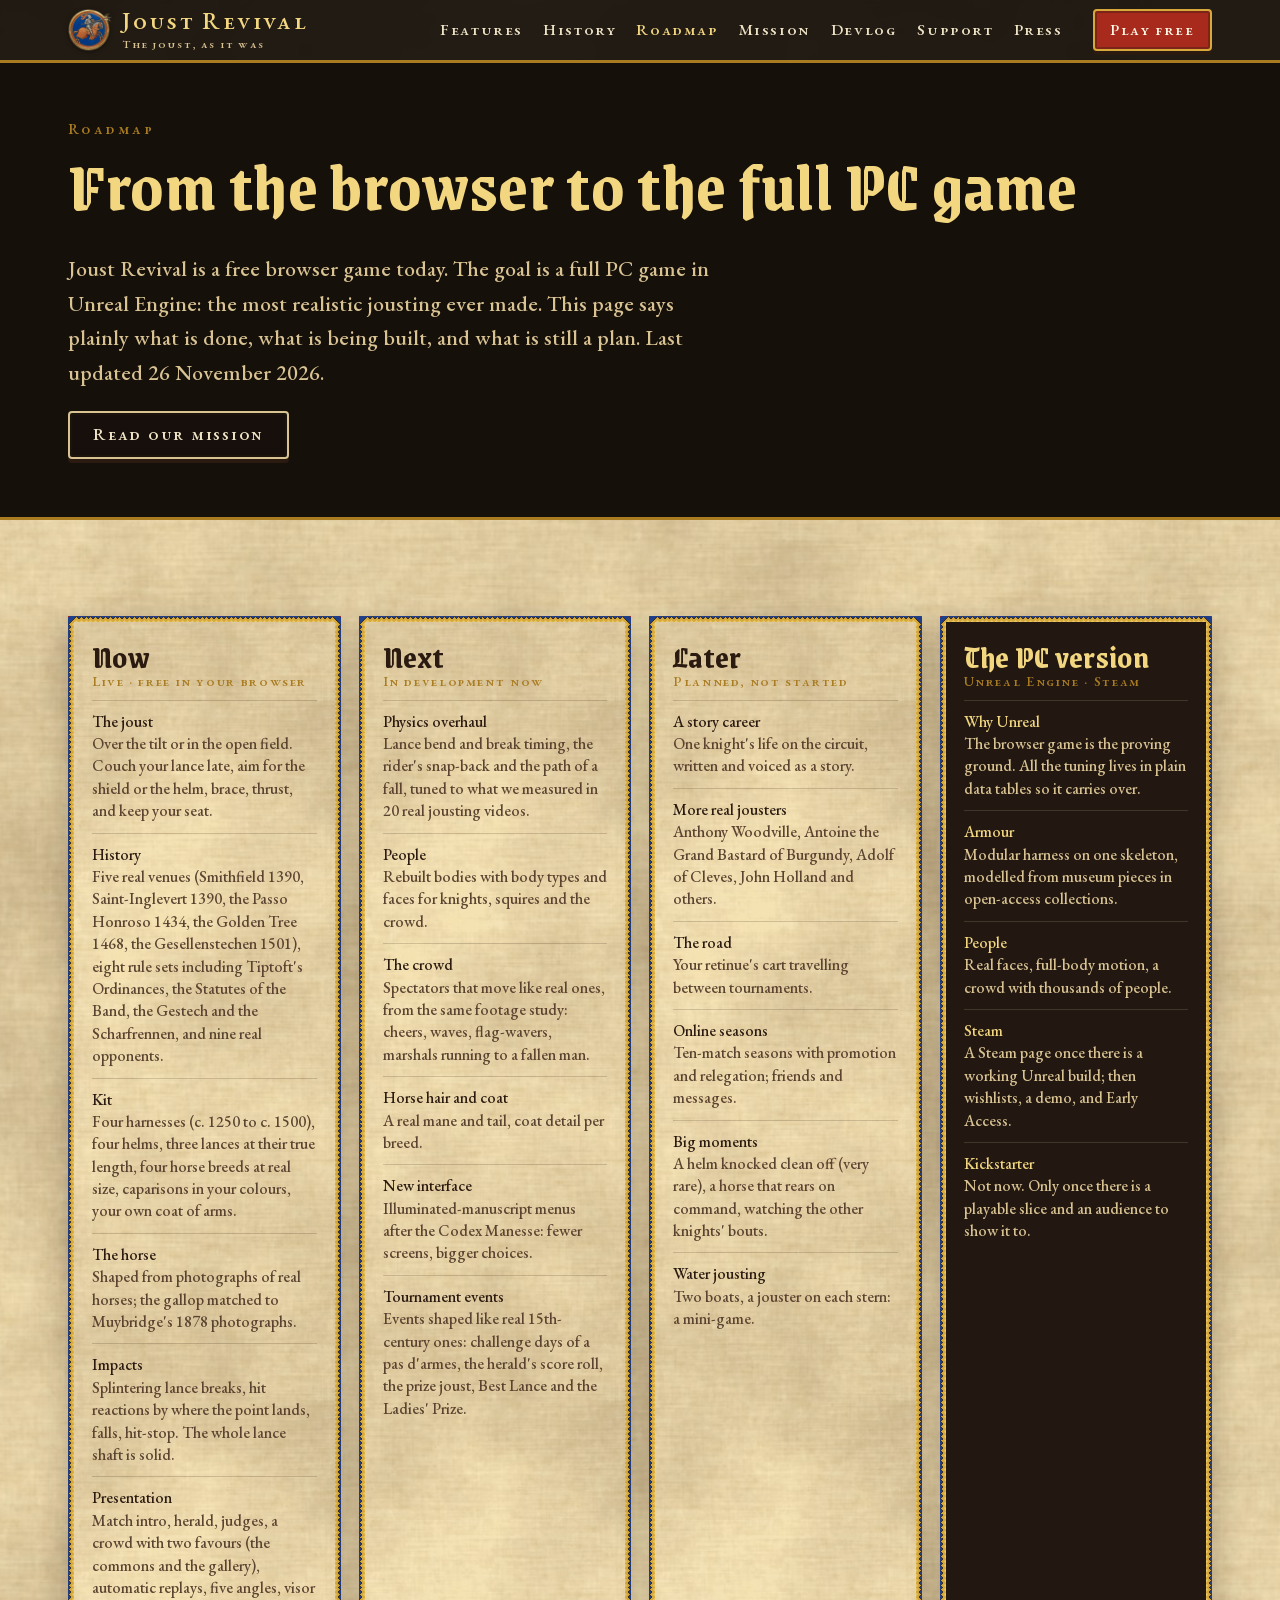
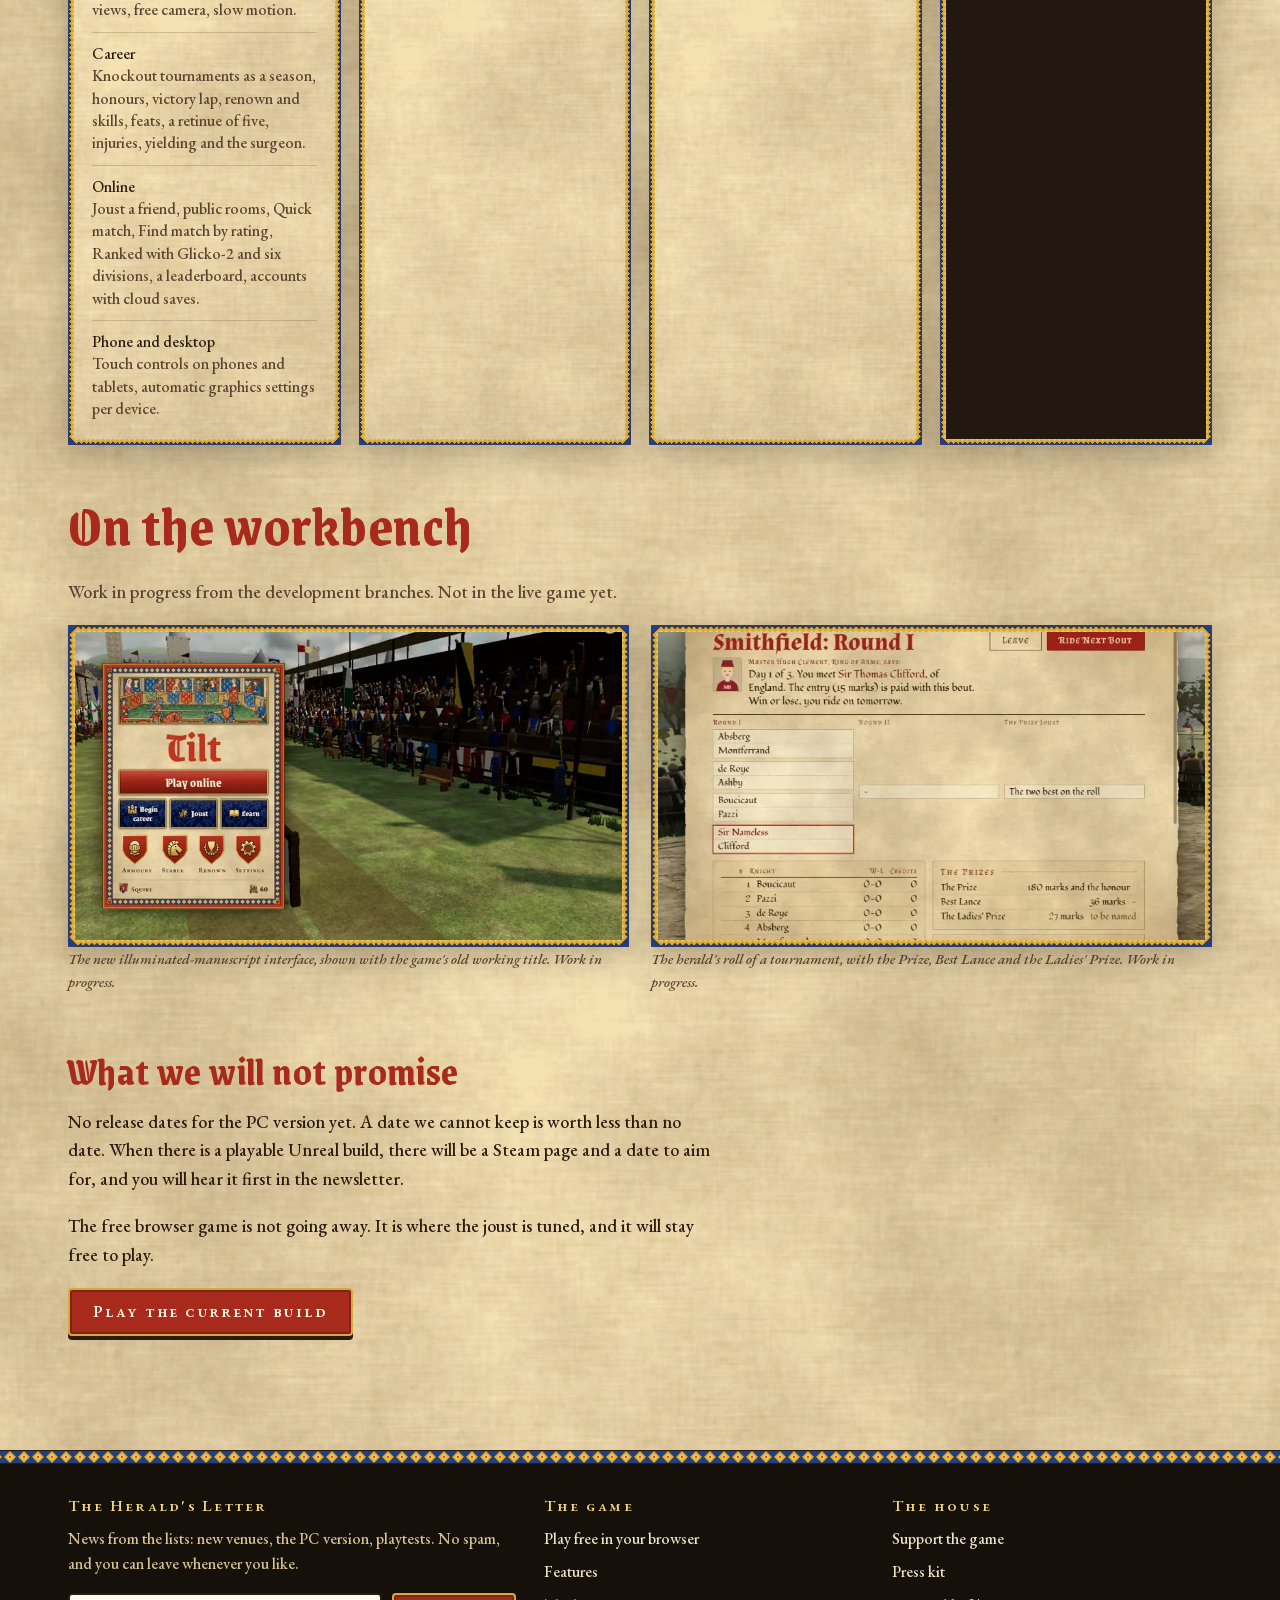
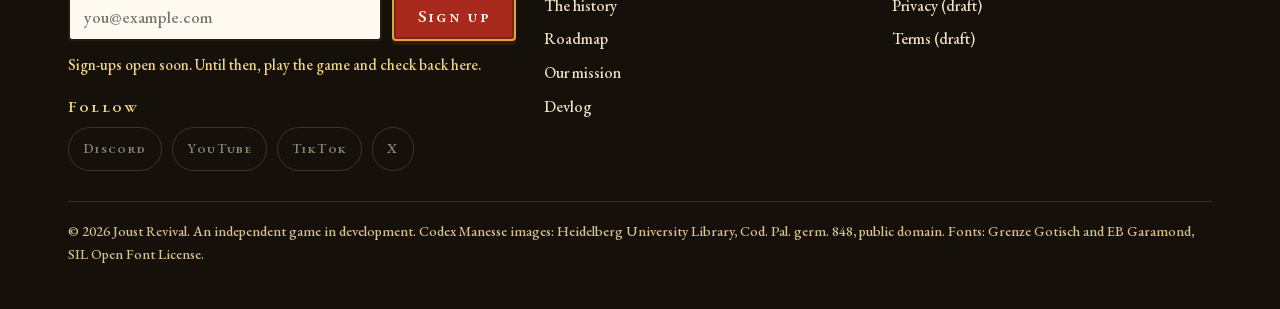
<file: roadmap.html>
<!doctype html>
<html lang="en">
<head>
<meta charset="utf-8">
<meta name="viewport" content="width=device-width, initial-scale=1">

<title>Roadmap | Joust Revival</title>
<meta name="description" content="What is live in Joust Revival today, what is in development, what comes later, and the plan for the full PC version on Unreal Engine.">
<link rel="canonical" href="https://historic-pictures.github.io/joust-revival-site/roadmap.html">

<meta name="theme-color" content="#16100b">
<meta property="og:type" content="website">
<meta property="og:site_name" content="Joust Revival">
<meta property="og:title" content="Roadmap | Joust Revival">
<meta property="og:description" content="What is live in Joust Revival today, what is in development, what comes later, and the plan for the full PC version on Unreal Engine.">
<meta property="og:url" content="https://historic-pictures.github.io/joust-revival-site/roadmap.html">
<meta property="og:image" content="https://historic-pictures.github.io/joust-revival-site/assets/img/og.jpg">
<meta property="og:image:width" content="1200">
<meta property="og:image:height" content="630">
<meta property="og:image:alt" content="Two armoured knights meet at the tilt; both lances shatter into splinters.">
<meta name="twitter:card" content="summary_large_image">
<meta name="twitter:title" content="Roadmap | Joust Revival">
<meta name="twitter:description" content="What is live in Joust Revival today, what is in development, what comes later, and the plan for the full PC version on Unreal Engine.">
<meta name="twitter:image" content="https://historic-pictures.github.io/joust-revival-site/assets/img/og.jpg">
<link rel="icon" href="assets/brand/emblem-96.png" type="image/png" sizes="96x96">
<link rel="icon" href="favicon.ico" sizes="any">
<link rel="apple-touch-icon" href="apple-touch-icon.png">
<link rel="manifest" href="site.webmanifest">
<link rel="preload" href="assets/fonts/GrenzeGotisch-700.woff2" as="font" type="font/woff2" crossorigin>
<link rel="preload" href="assets/fonts/EBGaramond-500.woff2" as="font" type="font/woff2" crossorigin>
<link rel="stylesheet" href="assets/css/site.css">
</head>
<body>
<a class="skip" href="#main">Skip to content</a>
<header class="site-head">
  <div class="wrap">
    <a class="brand" href="index.html" aria-label="Joust Revival home"><img src="assets/brand/emblem-96.png" width="44" height="44" alt=""><div><b>Joust Revival</b><span>The joust, as it was</span></div></a>
    <button class="menu-btn" type="button" aria-expanded="false" aria-controls="nav">Menu</button>
    <nav class="nav" id="nav" aria-label="Main"><a href="index.html#features">Features</a><a href="index.html#history">History</a><a href="roadmap.html" aria-current="page">Roadmap</a><a href="about.html#mission">Mission</a><a href="devlog/index.html">Devlog</a><a href="support.html">Support</a><a href="press.html">Press</a></nav>
    <a class="btn head-cta" href="https://historic-pictures.github.io/tilt/" data-cfg="gameUrl">Play free</a>
  </div>
</header>
<main id="main">
<div class="page-head">
  <div class="wrap">
    <span class="kicker">Roadmap</span>
    <h1>From the browser to the full PC game</h1>
    <p class="lede">Joust Revival is a free browser game today. The goal is a full PC game in Unreal Engine: the most realistic jousting ever made. This page says plainly what is done, what is being built, and what is still a plan. Last updated 26 November 2026.</p>
    <p><a class="btn ghost" href="about.html#mission">Read our mission</a></p>
  </div>
</div>

<section>
  <div class="wrap">
    <div class="road">
      <div class="col now">
        <h3>Now</h3><span class="when">Live · free in your browser</span>
        <ul>
          <li><b>The joust</b><span>Over the tilt or in the open field. Couch your lance late, aim for the shield or the helm, brace, thrust, and keep your seat.</span></li>
          <li><b>History</b><span>Five real venues (Smithfield 1390, Saint-Inglevert 1390, the Passo Honroso 1434, the Golden Tree 1468, the Gesellenstechen 1501), eight rule sets including Tiptoft's Ordinances, the Statutes of the Band, the Gestech and the Scharfrennen, and nine real opponents.</span></li>
          <li><b>Kit</b><span>Four harnesses (c. 1250 to c. 1500), four helms, three lances at their true length, four horse breeds at real size, caparisons in your colours, your own coat of arms.</span></li>
          <li><b>The horse</b><span>Shaped from photographs of real horses; the gallop matched to Muybridge's 1878 photographs.</span></li>
          <li><b>Impacts</b><span>Splintering lance breaks, hit reactions by where the point lands, falls, hit-stop. The whole lance shaft is solid.</span></li>
          <li><b>Presentation</b><span>Match intro, herald, judges, a crowd with two favours (the commons and the gallery), automatic replays, five angles, visor views, free camera, slow motion.</span></li>
          <li><b>Career</b><span>Knockout tournaments as a season, honours, victory lap, renown and skills, feats, a retinue of five, injuries, yielding and the surgeon.</span></li>
          <li><b>Online</b><span>Joust a friend, public rooms, Quick match, Find match by rating, Ranked with Glicko-2 and six divisions, a leaderboard, accounts with cloud saves.</span></li>
          <li><b>Phone and desktop</b><span>Touch controls on phones and tablets, automatic graphics settings per device.</span></li>
        </ul>
      </div>
      <div class="col">
        <h3>Next</h3><span class="when">In development now</span>
        <ul>
          <li><b>Physics overhaul</b><span>Lance bend and break timing, the rider's snap-back and the path of a fall, tuned to what we measured in 20 real jousting videos.</span></li>
          <li><b>People</b><span>Rebuilt bodies with body types and faces for knights, squires and the crowd.</span></li>
          <li><b>The crowd</b><span>Spectators that move like real ones, from the same footage study: cheers, waves, flag-wavers, marshals running to a fallen man.</span></li>
          <li><b>Horse hair and coat</b><span>A real mane and tail, coat detail per breed.</span></li>
          <li><b>New interface</b><span>Illuminated-manuscript menus after the Codex Manesse: fewer screens, bigger choices.</span></li>
          <li><b>Tournament events</b><span>Events shaped like real 15th-century ones: challenge days of a pas d'armes, the herald's score roll, the prize joust, Best Lance and the Ladies' Prize.</span></li>
        </ul>
      </div>
      <div class="col">
        <h3>Later</h3><span class="when">Planned, not started</span>
        <ul>
          <li><b>A story career</b><span>One knight's life on the circuit, written and voiced as a story.</span></li>
          <li><b>More real jousters</b><span>Anthony Woodville, Antoine the Grand Bastard of Burgundy, Adolf of Cleves, John Holland and others.</span></li>
          <li><b>The road</b><span>Your retinue's cart travelling between tournaments.</span></li>
          <li><b>Online seasons</b><span>Ten-match seasons with promotion and relegation; friends and messages.</span></li>
          <li><b>Big moments</b><span>A helm knocked clean off (very rare), a horse that rears on command, watching the other knights' bouts.</span></li>
          <li><b>Water jousting</b><span>Two boats, a jouster on each stern: a mini-game.</span></li>
        </ul>
      </div>
      <div class="col pc">
        <h3>The PC version</h3><span class="when">Unreal Engine · Steam</span>
        <ul>
          <li><b>Why Unreal</b><span>The browser game is the proving ground. All the tuning lives in plain data tables so it carries over.</span></li>
          <li><b>Armour</b><span>Modular harness on one skeleton, modelled from museum pieces in open-access collections.</span></li>
          <li><b>People</b><span>Real faces, full-body motion, a crowd with thousands of people.</span></li>
          <li><b>Steam</b><span>A Steam page once there is a working Unreal build; then wishlists, a demo, and Early Access.</span></li>
          <li><b>Kickstarter</b><span>Not now. Only once there is a playable slice and an audience to show it to.</span></li>
        </ul>
      </div>
    </div>


    <h2 style="margin-top:50px">On the workbench</h2>
    <p class="muted">Work in progress from the development branches. Not in the live game yet.</p>
    <div class="two">
      <figure style="margin:0"><img class="framed" src="assets/img/shot-new-ui-800.webp" srcset="assets/img/shot-new-ui-800.webp 800w, assets/img/shot-new-ui-1440.webp 1440w" sizes="(min-width:860px) 560px, 100vw" width="800" height="450" loading="lazy" decoding="async" alt="Work in progress: the new main menu, an illuminated page with a red Play online button over the lists"><figcaption class="note">The new illuminated-manuscript interface, shown with the game's old working title. Work in progress.</figcaption></figure>
      <figure style="margin:0"><img class="framed" src="assets/img/shot-herald-roll-800.webp" width="800" height="450" loading="lazy" decoding="async" alt="Work in progress: the herald's roll at Smithfield, listing knights, rounds and prizes"><figcaption class="note">The herald's roll of a tournament, with the Prize, Best Lance and the Ladies' Prize. Work in progress.</figcaption></figure>
    </div>
    <div class="prose" style="margin-top:50px">
      <h2>What we will not promise</h2>
      <p>No release dates for the PC version yet. A date we cannot keep is worth less than no date. When there is a playable Unreal build, there will be a Steam page and a date to aim for, and you will hear it first in the newsletter.</p>
      <p>The free browser game is not going away. It is where the joust is tuned, and it will stay free to play.</p>
      <p><a class="btn" href="https://historic-pictures.github.io/tilt/" data-cfg="gameUrl">Play the current build</a></p>
    </div>
  </div>
</section>
</main>
<footer class="site-foot">
  <div class="lozenge-x" aria-hidden="true"></div>
  <div class="wrap">
    <div class="foot-grid">
      <div>
        <h4>The Herald's Letter</h4>
        <p>News from the lists: new venues, the PC version, playtests. No spam, and you can leave whenever you like.</p>
        <form class="signup" action="#" novalidate>
          <label class="vh" for="nl-0">E-mail address</label>
          <input id="nl-0" type="email" name="email" autocomplete="email" placeholder="you@example.com" required>
          <button class="btn" type="submit">Sign up</button>
          <p class="form-msg" role="status" aria-live="polite"></p>
        </form>
        <h4 style="margin-top:22px">Follow</h4>
        <div class="socials"><a data-cfg="social.discord" data-soon="Discord: coming soon" aria-disabled="true">Discord</a><a data-cfg="social.youtube" data-soon="YouTube: coming soon" aria-disabled="true">YouTube</a><a data-cfg="social.tiktok" data-soon="TikTok: coming soon" aria-disabled="true">TikTok</a><a data-cfg="social.x" data-soon="X: coming soon" aria-disabled="true">X</a></div>
      </div>
      <div>
        <h4>The game</h4>
        <ul>
          <li><a href="https://historic-pictures.github.io/tilt/" data-cfg="gameUrl">Play free in your browser</a></li>
          <li><a href="index.html#features">Features</a></li>
          <li><a href="index.html#history">The history</a></li>
          <li><a href="roadmap.html">Roadmap</a></li>
          <li><a href="about.html#mission">Our mission</a></li>
          <li><a href="devlog/index.html">Devlog</a></li>
        </ul>
      </div>
      <div>
        <h4>The house</h4>
        <ul>
          <li><a href="support.html">Support the game</a></li>
          <li><a href="press.html">Press kit</a></li>
          <li><a href="privacy.html">Privacy (draft)</a></li>
          <li><a href="terms.html">Terms (draft)</a></li>
        </ul>
      </div>
    </div>
    <p class="fine">&copy; <span data-year>2026</span> Joust Revival. An independent game in development. Codex Manesse images: Heidelberg University Library, Cod. Pal. germ. 848, public domain. Fonts: Grenze Gotisch and EB Garamond, SIL Open Font License.</p>
  </div>
</footer>
<script src="assets/js/config.js"></script>
<script src="assets/js/site.js" defer></script>
</body>
</html>
</file>
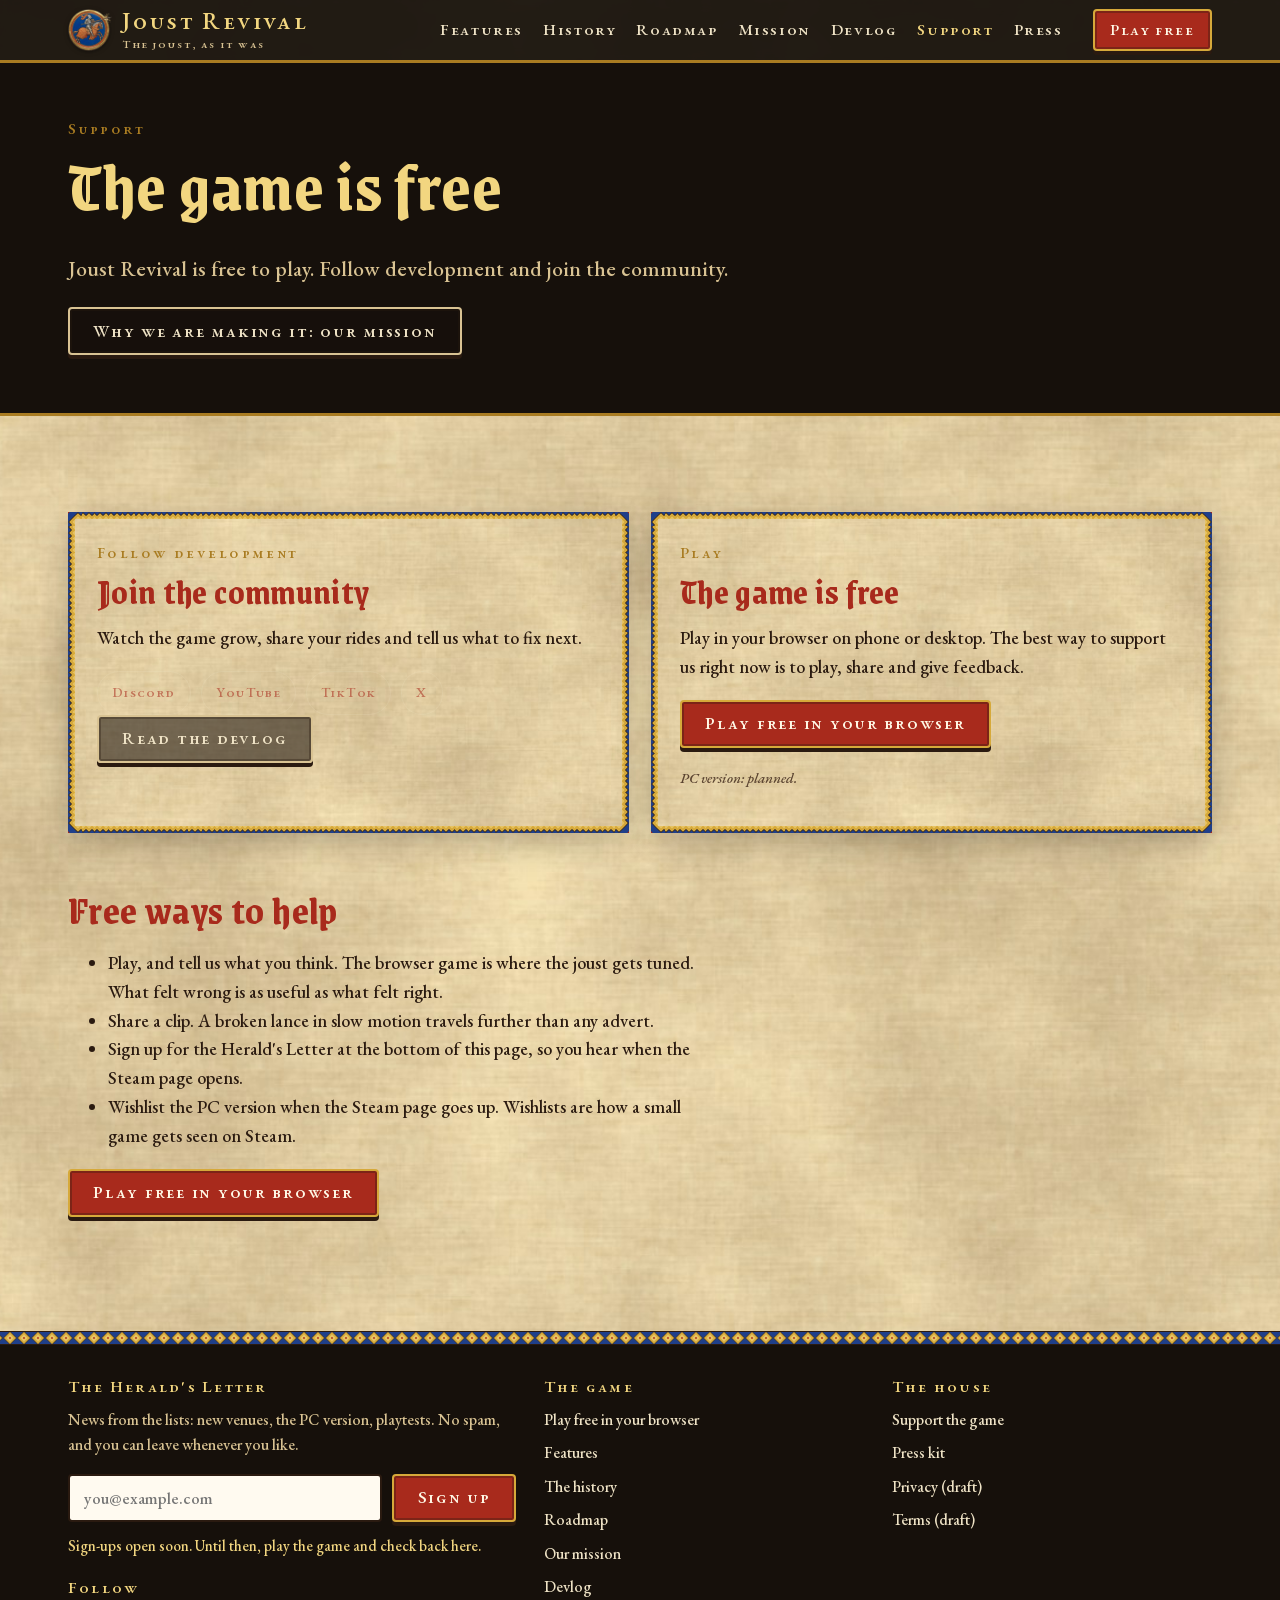
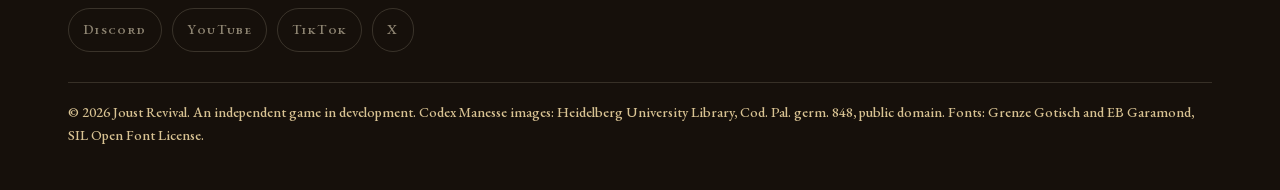
<file: support.html>
<!doctype html>
<html lang="en">
<head>
<meta charset="utf-8">
<meta name="viewport" content="width=device-width, initial-scale=1">

<title>Support Joust Revival | Joust Revival</title>
<meta name="description" content="Joust Revival is free to play. Follow development, join the community, share a clip and tell us what you think.">
<link rel="canonical" href="https://historic-pictures.github.io/joust-revival-site/support.html">

<meta name="theme-color" content="#16100b">
<meta property="og:type" content="website">
<meta property="og:site_name" content="Joust Revival">
<meta property="og:title" content="Support Joust Revival | Joust Revival">
<meta property="og:description" content="Joust Revival is free to play. Follow development, join the community, share a clip and tell us what you think.">
<meta property="og:url" content="https://historic-pictures.github.io/joust-revival-site/support.html">
<meta property="og:image" content="https://historic-pictures.github.io/joust-revival-site/assets/img/og.jpg">
<meta property="og:image:width" content="1200">
<meta property="og:image:height" content="630">
<meta property="og:image:alt" content="Two armoured knights meet at the tilt; both lances shatter into splinters.">
<meta name="twitter:card" content="summary_large_image">
<meta name="twitter:title" content="Support Joust Revival | Joust Revival">
<meta name="twitter:description" content="Joust Revival is free to play. Follow development, join the community, share a clip and tell us what you think.">
<meta name="twitter:image" content="https://historic-pictures.github.io/joust-revival-site/assets/img/og.jpg">
<link rel="icon" href="assets/brand/emblem-96.png" type="image/png" sizes="96x96">
<link rel="icon" href="favicon.ico" sizes="any">
<link rel="apple-touch-icon" href="apple-touch-icon.png">
<link rel="manifest" href="site.webmanifest">
<link rel="preload" href="assets/fonts/GrenzeGotisch-700.woff2" as="font" type="font/woff2" crossorigin>
<link rel="preload" href="assets/fonts/EBGaramond-500.woff2" as="font" type="font/woff2" crossorigin>
<link rel="stylesheet" href="assets/css/site.css">
</head>
<body>
<a class="skip" href="#main">Skip to content</a>
<header class="site-head">
  <div class="wrap">
    <a class="brand" href="index.html" aria-label="Joust Revival home"><img src="assets/brand/emblem-96.png" width="44" height="44" alt=""><div><b>Joust Revival</b><span>The joust, as it was</span></div></a>
    <button class="menu-btn" type="button" aria-expanded="false" aria-controls="nav">Menu</button>
    <nav class="nav" id="nav" aria-label="Main"><a href="index.html#features">Features</a><a href="index.html#history">History</a><a href="roadmap.html">Roadmap</a><a href="about.html#mission">Mission</a><a href="devlog/index.html">Devlog</a><a href="support.html" aria-current="page">Support</a><a href="press.html">Press</a></nav>
    <a class="btn head-cta" href="https://historic-pictures.github.io/tilt/" data-cfg="gameUrl">Play free</a>
  </div>
</header>
<main id="main">
<div class="page-head">
  <div class="wrap">
    <span class="kicker">Support</span>
    <h1>The game is free</h1>
    <p class="lede">Joust Revival is free to play. Follow development and join the community.</p>
    <p><a class="btn ghost" href="about.html#mission">Why we are making it: our mission</a></p>
  </div>
</div>
<section>
  <div class="wrap">
    <div class="two">
      <div class="framed panel">
        <span class="kicker">Follow development</span>
        <h2 style="font-size:2.2rem">Join the community</h2>
        <p>Watch the game grow, share your rides and tell us what to fix next.</p>
        <div class="socials"><a data-cfg="social.discord" data-soon="Discord: coming soon" aria-disabled="true">Discord</a><a data-cfg="social.youtube" data-soon="YouTube: coming soon" aria-disabled="true">YouTube</a><a data-cfg="social.tiktok" data-soon="TikTok: coming soon" aria-disabled="true">TikTok</a><a data-cfg="social.x" data-soon="X: coming soon" aria-disabled="true">X</a></div>
        <p><a class="btn ghost" href="devlog/index.html">Read the devlog</a></p>
      </div>
      <div class="framed panel">
        <span class="kicker">Play</span>
        <h2 style="font-size:2.2rem">The game is free</h2>
        <p>Play in your browser on phone or desktop. The best way to support us right now is to play, share and give feedback.</p>
        <p><a class="btn" href="https://historic-pictures.github.io/tilt/" data-cfg="gameUrl">Play free in your browser</a></p>
        <p class="note">PC version: planned.</p>
      </div>
    </div>
    <p id="donate" hidden style="margin-top:30px"><a class="btn blue" data-cfg="donateUrl" data-live="Donate" data-soon="Donations open soon" aria-disabled="true"><span class="lbl">Donate</span></a> <span class="note">A donation is a gift: it does not buy anything in the game.</span></p>
    <script>try{if(window.SITE_CONFIG&&window.SITE_CONFIG.donateUrl)document.getElementById('donate').hidden=false}catch(e){}</script>

    <div class="prose" style="margin-top:50px">
      <h2>Free ways to help</h2>
      <ul>
        <li><b>Play, and tell us what you think.</b> The browser game is where the joust gets tuned. What felt wrong is as useful as what felt right.</li>
        <li><b>Share a clip.</b> A broken lance in slow motion travels further than any advert.</li>
        <li><b>Sign up for the Herald's Letter</b> at the bottom of this page, so you hear when the Steam page opens.</li>
        <li><b>Wishlist the PC version</b> when the Steam page goes up. Wishlists are how a small game gets seen on Steam.</li>
      </ul>
      <p><a class="btn" href="https://historic-pictures.github.io/tilt/" data-cfg="gameUrl">Play free in your browser</a></p>
    </div>
  </div>
</section>
</main>
<footer class="site-foot">
  <div class="lozenge-x" aria-hidden="true"></div>
  <div class="wrap">
    <div class="foot-grid">
      <div>
        <h4>The Herald's Letter</h4>
        <p>News from the lists: new venues, the PC version, playtests. No spam, and you can leave whenever you like.</p>
        <form class="signup" action="#" novalidate>
          <label class="vh" for="nl-0">E-mail address</label>
          <input id="nl-0" type="email" name="email" autocomplete="email" placeholder="you@example.com" required>
          <button class="btn" type="submit">Sign up</button>
          <p class="form-msg" role="status" aria-live="polite"></p>
        </form>
        <h4 style="margin-top:22px">Follow</h4>
        <div class="socials"><a data-cfg="social.discord" data-soon="Discord: coming soon" aria-disabled="true">Discord</a><a data-cfg="social.youtube" data-soon="YouTube: coming soon" aria-disabled="true">YouTube</a><a data-cfg="social.tiktok" data-soon="TikTok: coming soon" aria-disabled="true">TikTok</a><a data-cfg="social.x" data-soon="X: coming soon" aria-disabled="true">X</a></div>
      </div>
      <div>
        <h4>The game</h4>
        <ul>
          <li><a href="https://historic-pictures.github.io/tilt/" data-cfg="gameUrl">Play free in your browser</a></li>
          <li><a href="index.html#features">Features</a></li>
          <li><a href="index.html#history">The history</a></li>
          <li><a href="roadmap.html">Roadmap</a></li>
          <li><a href="about.html#mission">Our mission</a></li>
          <li><a href="devlog/index.html">Devlog</a></li>
        </ul>
      </div>
      <div>
        <h4>The house</h4>
        <ul>
          <li><a href="support.html">Support the game</a></li>
          <li><a href="press.html">Press kit</a></li>
          <li><a href="privacy.html">Privacy (draft)</a></li>
          <li><a href="terms.html">Terms (draft)</a></li>
        </ul>
      </div>
    </div>
    <p class="fine">&copy; <span data-year>2026</span> Joust Revival. An independent game in development. Codex Manesse images: Heidelberg University Library, Cod. Pal. germ. 848, public domain. Fonts: Grenze Gotisch and EB Garamond, SIL Open Font License.</p>
  </div>
</footer>
<script src="assets/js/config.js"></script>
<script src="assets/js/site.js" defer></script>
</body>
</html>
</file>
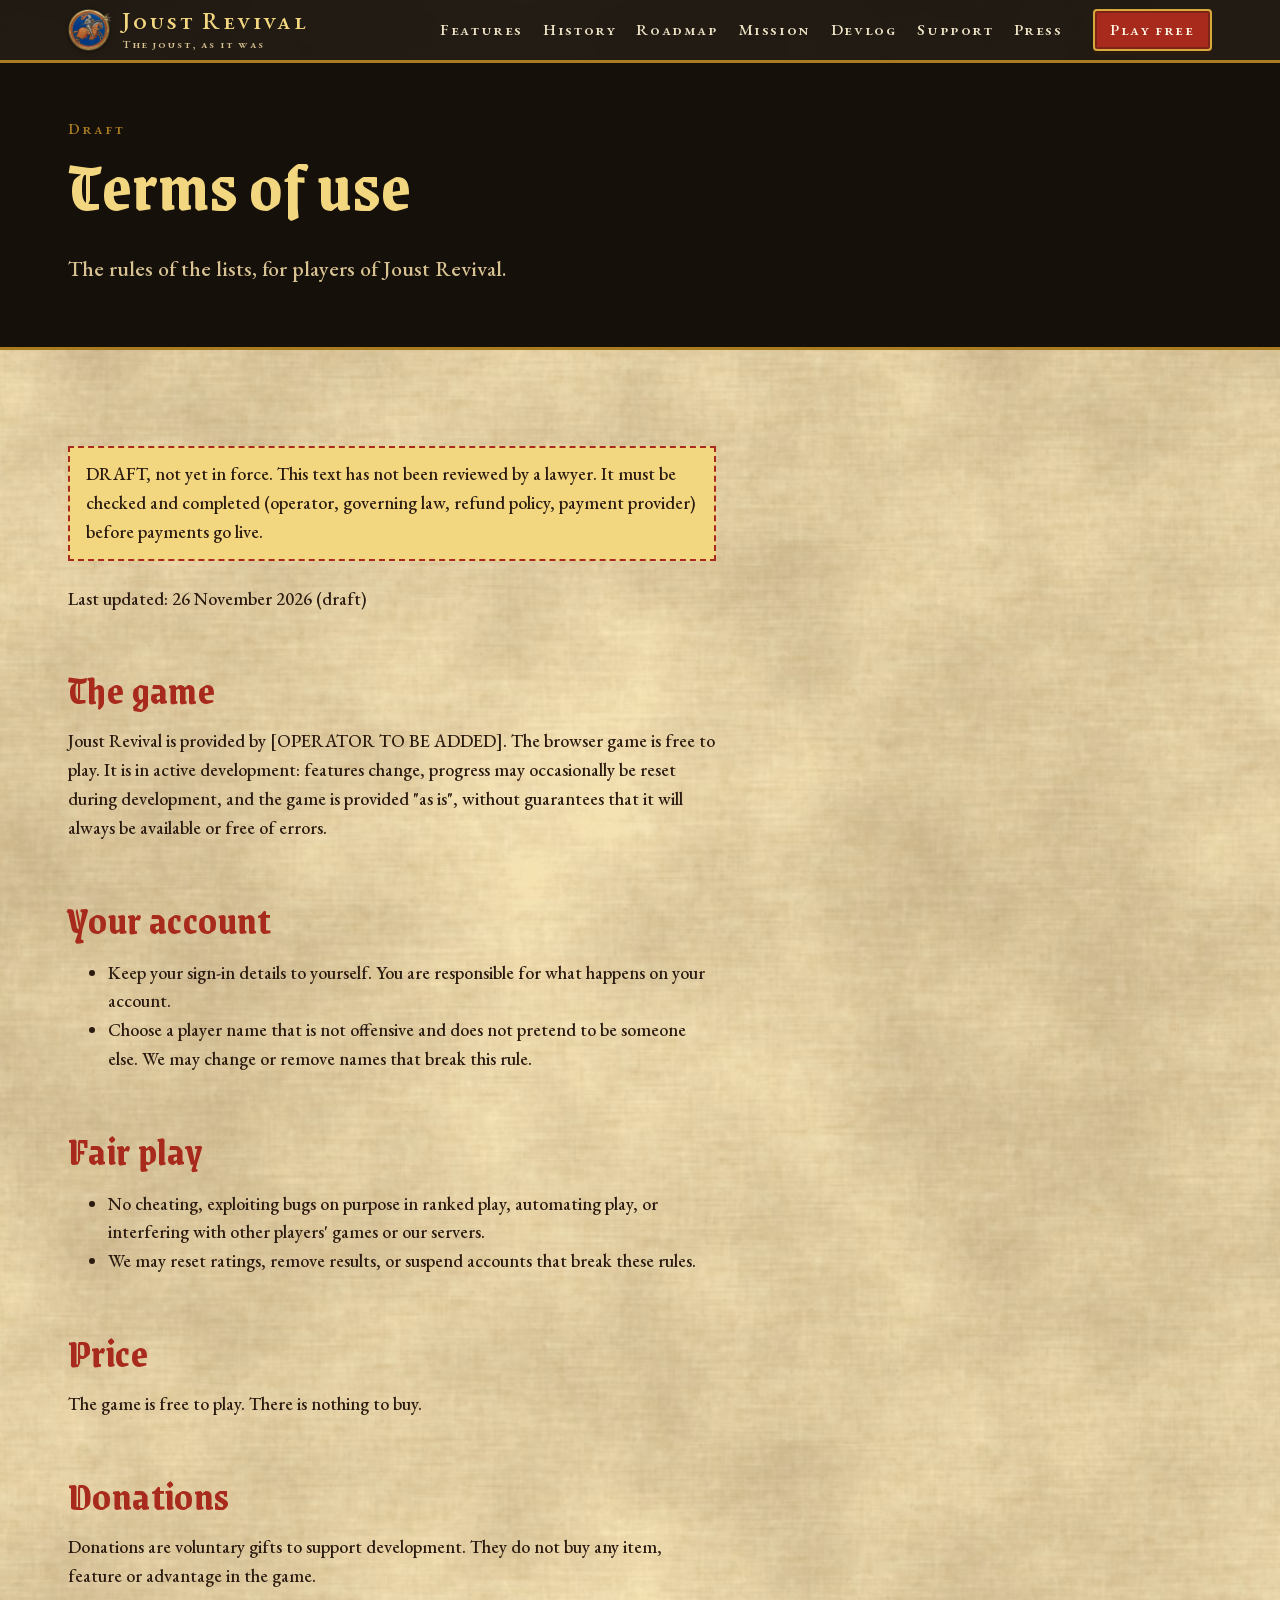
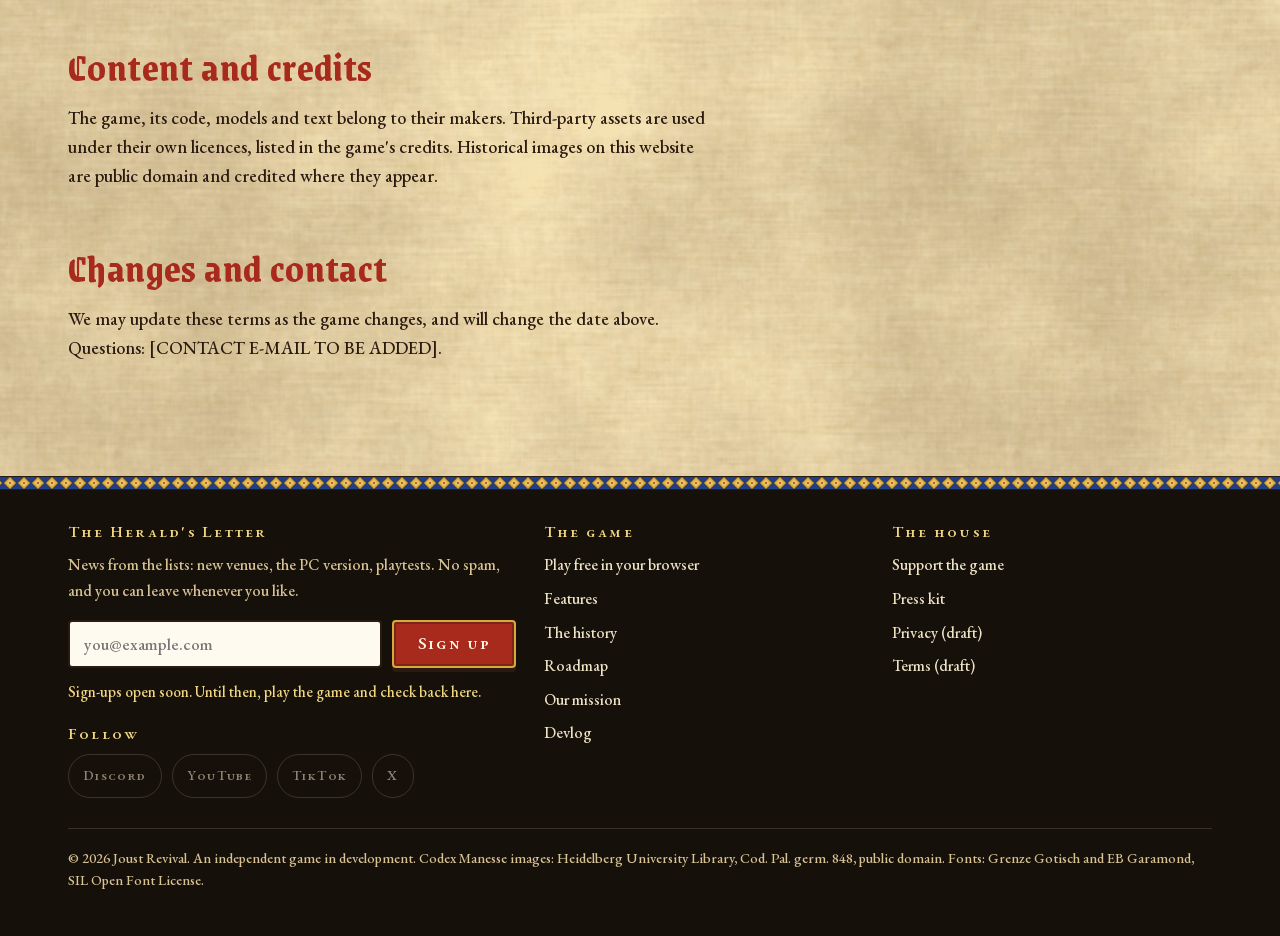
<file: terms.html>
<!doctype html>
<html lang="en">
<head>
<meta charset="utf-8">
<meta name="viewport" content="width=device-width, initial-scale=1">

<title>Terms of use (draft) | Joust Revival</title>
<meta name="description" content="Draft terms of use for the Joust Revival website and game.">
<link rel="canonical" href="https://historic-pictures.github.io/joust-revival-site/terms.html">
<meta name="robots" content="noindex">
<meta name="theme-color" content="#16100b">
<meta property="og:type" content="website">
<meta property="og:site_name" content="Joust Revival">
<meta property="og:title" content="Terms of use (draft) | Joust Revival">
<meta property="og:description" content="Draft terms of use for the Joust Revival website and game.">
<meta property="og:url" content="https://historic-pictures.github.io/joust-revival-site/terms.html">
<meta property="og:image" content="https://historic-pictures.github.io/joust-revival-site/assets/img/og.jpg">
<meta property="og:image:width" content="1200">
<meta property="og:image:height" content="630">
<meta property="og:image:alt" content="Two armoured knights meet at the tilt; both lances shatter into splinters.">
<meta name="twitter:card" content="summary_large_image">
<meta name="twitter:title" content="Terms of use (draft) | Joust Revival">
<meta name="twitter:description" content="Draft terms of use for the Joust Revival website and game.">
<meta name="twitter:image" content="https://historic-pictures.github.io/joust-revival-site/assets/img/og.jpg">
<link rel="icon" href="assets/brand/emblem-96.png" type="image/png" sizes="96x96">
<link rel="icon" href="favicon.ico" sizes="any">
<link rel="apple-touch-icon" href="apple-touch-icon.png">
<link rel="manifest" href="site.webmanifest">
<link rel="preload" href="assets/fonts/GrenzeGotisch-700.woff2" as="font" type="font/woff2" crossorigin>
<link rel="preload" href="assets/fonts/EBGaramond-500.woff2" as="font" type="font/woff2" crossorigin>
<link rel="stylesheet" href="assets/css/site.css">
</head>
<body>
<a class="skip" href="#main">Skip to content</a>
<header class="site-head">
  <div class="wrap">
    <a class="brand" href="index.html" aria-label="Joust Revival home"><img src="assets/brand/emblem-96.png" width="44" height="44" alt=""><div><b>Joust Revival</b><span>The joust, as it was</span></div></a>
    <button class="menu-btn" type="button" aria-expanded="false" aria-controls="nav">Menu</button>
    <nav class="nav" id="nav" aria-label="Main"><a href="index.html#features">Features</a><a href="index.html#history">History</a><a href="roadmap.html">Roadmap</a><a href="about.html#mission">Mission</a><a href="devlog/index.html">Devlog</a><a href="support.html">Support</a><a href="press.html">Press</a></nav>
    <a class="btn head-cta" href="https://historic-pictures.github.io/tilt/" data-cfg="gameUrl">Play free</a>
  </div>
</header>
<main id="main">
<div class="page-head">
  <div class="wrap">
    <span class="kicker">Draft</span>
    <h1>Terms of use</h1>
    <p class="lede">The rules of the lists, for players of Joust Revival.</p>
  </div>
</div>
<section>
  <div class="wrap">
    <article class="prose">
      <p class="draft-banner">DRAFT, not yet in force. This text has not been reviewed by a lawyer. It must be checked and completed (operator, governing law, refund policy, payment provider) before payments go live.</p>
      <p><b>Last updated:</b> 26 November 2026 (draft)</p>

      <h2>The game</h2>
      <p>Joust Revival is provided by [OPERATOR TO BE ADDED]. The browser game is free to play. It is in active development: features change, progress may occasionally be reset during development, and the game is provided "as is", without guarantees that it will always be available or free of errors.</p>

      <h2>Your account</h2>
      <ul>
        <li>Keep your sign-in details to yourself. You are responsible for what happens on your account.</li>
        <li>Choose a player name that is not offensive and does not pretend to be someone else. We may change or remove names that break this rule.</li>
      </ul>

      <h2>Fair play</h2>
      <ul>
        <li>No cheating, exploiting bugs on purpose in ranked play, automating play, or interfering with other players' games or our servers.</li>
        <li>We may reset ratings, remove results, or suspend accounts that break these rules.</li>
      </ul>

      <h2>Price</h2>
      <p>The game is free to play. There is nothing to buy.</p>

      <h2>Donations</h2>
      <p>Donations are voluntary gifts to support development. They do not buy any item, feature or advantage in the game.</p>

      <h2>Content and credits</h2>
      <p>The game, its code, models and text belong to their makers. Third-party assets are used under their own licences, listed in the game's credits. Historical images on this website are public domain and credited where they appear.</p>

      <h2>Changes and contact</h2>
      <p>We may update these terms as the game changes, and will change the date above. Questions: <span data-cfg-mail>[CONTACT E-MAIL TO BE ADDED]</span>.</p>
    </article>
  </div>
</section>
</main>
<footer class="site-foot">
  <div class="lozenge-x" aria-hidden="true"></div>
  <div class="wrap">
    <div class="foot-grid">
      <div>
        <h4>The Herald's Letter</h4>
        <p>News from the lists: new venues, the PC version, playtests. No spam, and you can leave whenever you like.</p>
        <form class="signup" action="#" novalidate>
          <label class="vh" for="nl-0">E-mail address</label>
          <input id="nl-0" type="email" name="email" autocomplete="email" placeholder="you@example.com" required>
          <button class="btn" type="submit">Sign up</button>
          <p class="form-msg" role="status" aria-live="polite"></p>
        </form>
        <h4 style="margin-top:22px">Follow</h4>
        <div class="socials"><a data-cfg="social.discord" data-soon="Discord: coming soon" aria-disabled="true">Discord</a><a data-cfg="social.youtube" data-soon="YouTube: coming soon" aria-disabled="true">YouTube</a><a data-cfg="social.tiktok" data-soon="TikTok: coming soon" aria-disabled="true">TikTok</a><a data-cfg="social.x" data-soon="X: coming soon" aria-disabled="true">X</a></div>
      </div>
      <div>
        <h4>The game</h4>
        <ul>
          <li><a href="https://historic-pictures.github.io/tilt/" data-cfg="gameUrl">Play free in your browser</a></li>
          <li><a href="index.html#features">Features</a></li>
          <li><a href="index.html#history">The history</a></li>
          <li><a href="roadmap.html">Roadmap</a></li>
          <li><a href="about.html#mission">Our mission</a></li>
          <li><a href="devlog/index.html">Devlog</a></li>
        </ul>
      </div>
      <div>
        <h4>The house</h4>
        <ul>
          <li><a href="support.html">Support the game</a></li>
          <li><a href="press.html">Press kit</a></li>
          <li><a href="privacy.html">Privacy (draft)</a></li>
          <li><a href="terms.html">Terms (draft)</a></li>
        </ul>
      </div>
    </div>
    <p class="fine">&copy; <span data-year>2026</span> Joust Revival. An independent game in development. Codex Manesse images: Heidelberg University Library, Cod. Pal. germ. 848, public domain. Fonts: Grenze Gotisch and EB Garamond, SIL Open Font License.</p>
  </div>
</footer>
<script src="assets/js/config.js"></script>
<script src="assets/js/site.js" defer></script>
</body>
</html>
</file>
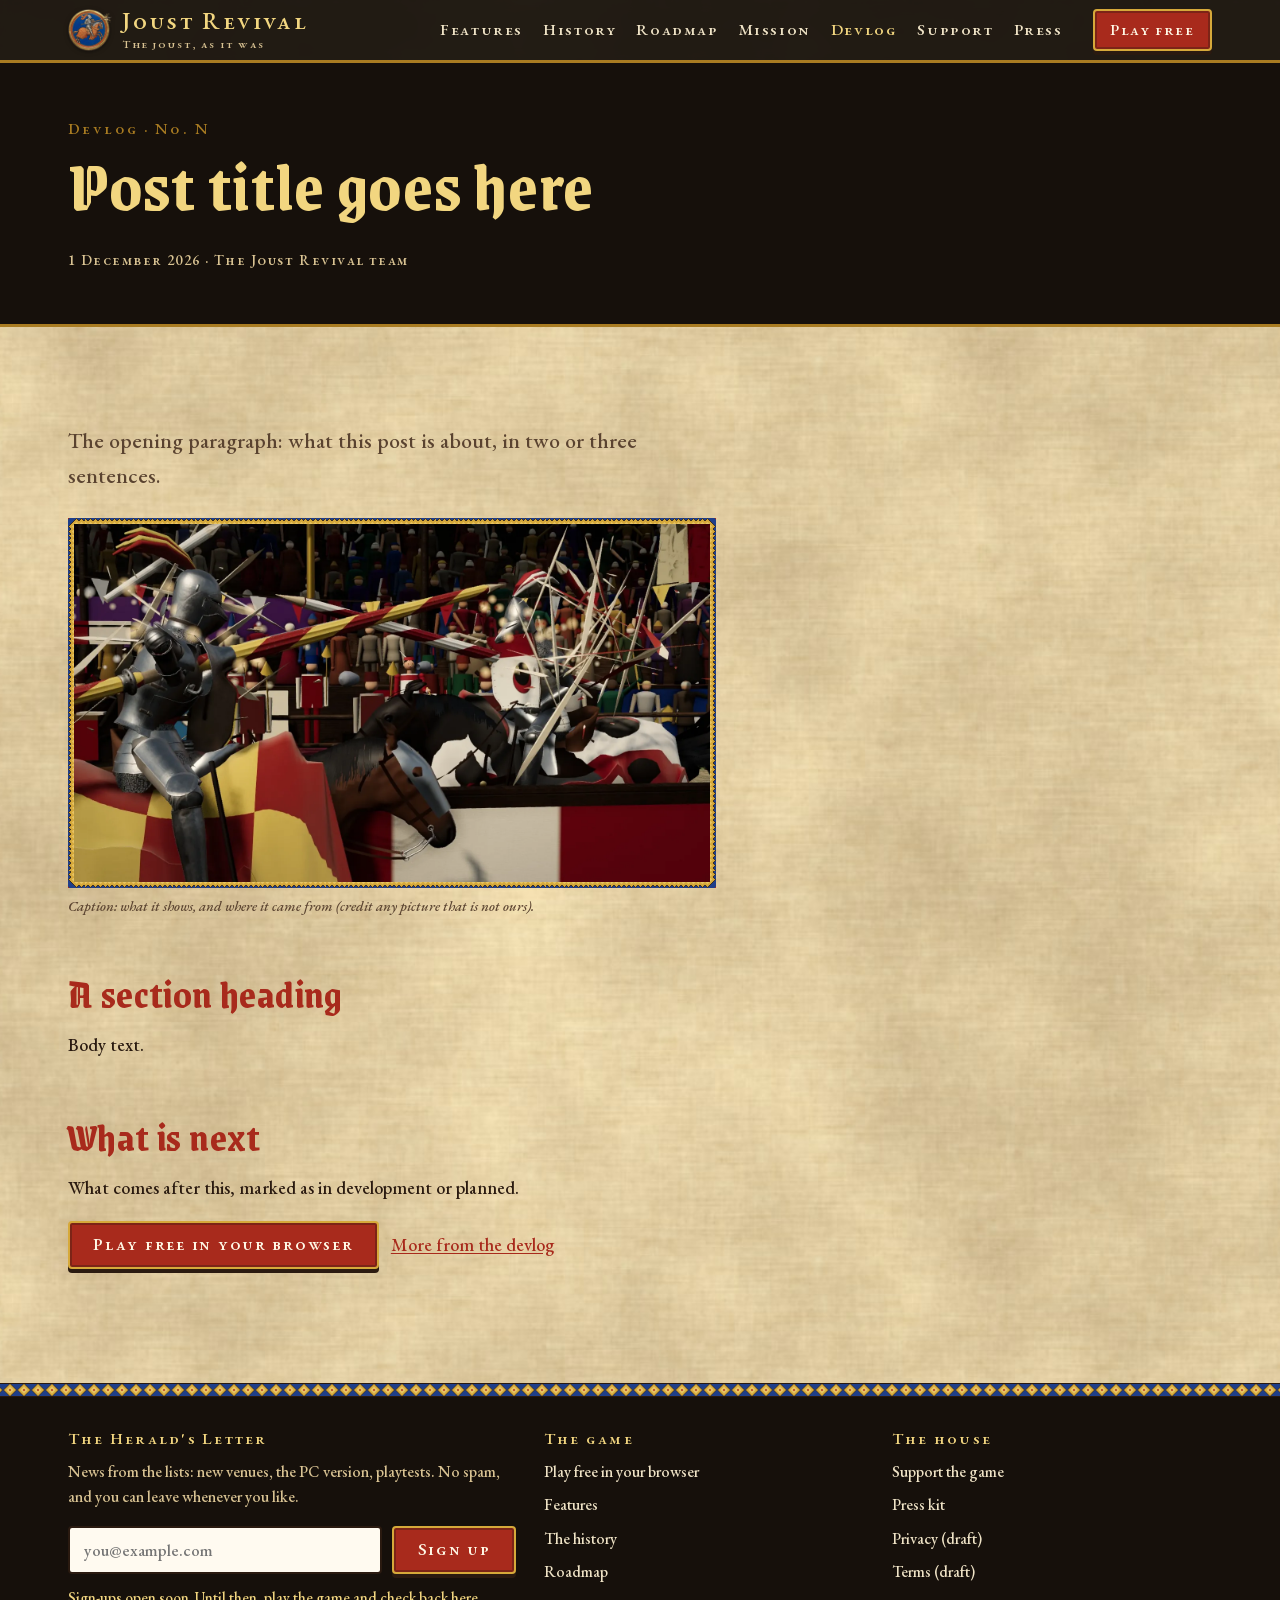
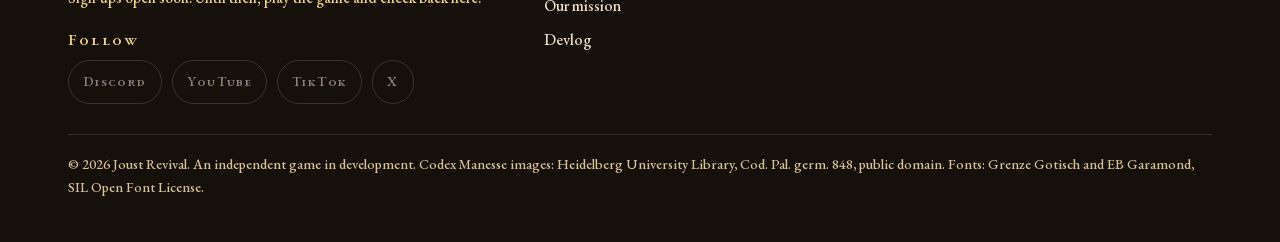
<file: devlog/_template.html>
<!doctype html>
<html lang="en">
<head>
<meta charset="utf-8">
<meta name="viewport" content="width=device-width, initial-scale=1">

<title>Post title goes here | Joust Revival</title>
<meta name="description" content="One or two sentences for search results and link previews.">
<link rel="canonical" href="https://historic-pictures.github.io/joust-revival-site/devlog/_template.html">
<meta name="robots" content="noindex">
<meta name="theme-color" content="#16100b">
<meta property="og:type" content="website">
<meta property="og:site_name" content="Joust Revival">
<meta property="og:title" content="Post title goes here | Joust Revival">
<meta property="og:description" content="One or two sentences for search results and link previews.">
<meta property="og:url" content="https://historic-pictures.github.io/joust-revival-site/devlog/_template.html">
<meta property="og:image" content="https://historic-pictures.github.io/joust-revival-site/assets/img/og.jpg">
<meta property="og:image:width" content="1200">
<meta property="og:image:height" content="630">
<meta property="og:image:alt" content="Two armoured knights meet at the tilt; both lances shatter into splinters.">
<meta name="twitter:card" content="summary_large_image">
<meta name="twitter:title" content="Post title goes here | Joust Revival">
<meta name="twitter:description" content="One or two sentences for search results and link previews.">
<meta name="twitter:image" content="https://historic-pictures.github.io/joust-revival-site/assets/img/og.jpg">
<link rel="icon" href="../assets/brand/emblem-96.png" type="image/png" sizes="96x96">
<link rel="icon" href="../favicon.ico" sizes="any">
<link rel="apple-touch-icon" href="../apple-touch-icon.png">
<link rel="manifest" href="../site.webmanifest">
<link rel="preload" href="../assets/fonts/GrenzeGotisch-700.woff2" as="font" type="font/woff2" crossorigin>
<link rel="preload" href="../assets/fonts/EBGaramond-500.woff2" as="font" type="font/woff2" crossorigin>
<link rel="stylesheet" href="../assets/css/site.css">
</head>
<body>
<a class="skip" href="#main">Skip to content</a>
<header class="site-head">
  <div class="wrap">
    <a class="brand" href="../index.html" aria-label="Joust Revival home"><img src="../assets/brand/emblem-96.png" width="44" height="44" alt=""><div><b>Joust Revival</b><span>The joust, as it was</span></div></a>
    <button class="menu-btn" type="button" aria-expanded="false" aria-controls="nav">Menu</button>
    <nav class="nav" id="nav" aria-label="Main"><a href="../index.html#features">Features</a><a href="../index.html#history">History</a><a href="../roadmap.html">Roadmap</a><a href="../about.html#mission">Mission</a><a href="../devlog/index.html" aria-current="page">Devlog</a><a href="../support.html">Support</a><a href="../press.html">Press</a></nav>
    <a class="btn head-cta" href="https://historic-pictures.github.io/tilt/" data-cfg="gameUrl">Play free</a>
  </div>
</header>
<main id="main">
<!--
  HOW TO WRITE A NEW POST
  1. Copy this file to devlog/<short-name>.html (lowercase, hyphens).
  2. Change <title>, the description, canonical and og:url / og:image in the <head>.
  3. Write the post below. Keep it plain and specific: say what was measured and what changed.
     Mark anything not yet in the game as "in development".
  4. Add a card for it at the top of devlog/index.html, and add its URL to sitemap.xml.
  5. Remove the <meta name="robots" content="noindex"> line.
-->
<div class="page-head">
  <div class="wrap">
    <span class="kicker">Devlog · No. N</span>
    <h1>Post title goes here</h1>
    <p class="byline"><time datetime="2026-12-01">1 December 2026</time> · The Joust Revival team</p>
  </div>
</div>
<section>
  <div class="wrap">
    <article class="prose">
      <p class="lede">The opening paragraph: what this post is about, in two or three sentences.</p>
      <figure>
        <img src="../assets/img/shot-impact-1600.webp" width="1600" height="900" loading="lazy" decoding="async" alt="Describe the picture for someone who cannot see it">
        <figcaption>Caption: what it shows, and where it came from (credit any picture that is not ours).</figcaption>
      </figure>
      <h2>A section heading</h2>
      <p>Body text.</p>
      <h2>What is next</h2>
      <p>What comes after this, marked as in development or planned.</p>
      <p><a class="btn" href="https://historic-pictures.github.io/tilt/" data-cfg="gameUrl">Play free in your browser</a> &nbsp; <a href="index.html">More from the devlog</a></p>
    </article>
  </div>
</section>
</main>
<footer class="site-foot">
  <div class="lozenge-x" aria-hidden="true"></div>
  <div class="wrap">
    <div class="foot-grid">
      <div>
        <h4>The Herald's Letter</h4>
        <p>News from the lists: new venues, the PC version, playtests. No spam, and you can leave whenever you like.</p>
        <form class="signup" action="#" novalidate>
          <label class="vh" for="nl-1">E-mail address</label>
          <input id="nl-1" type="email" name="email" autocomplete="email" placeholder="you@example.com" required>
          <button class="btn" type="submit">Sign up</button>
          <p class="form-msg" role="status" aria-live="polite"></p>
        </form>
        <h4 style="margin-top:22px">Follow</h4>
        <div class="socials"><a data-cfg="social.discord" data-soon="Discord: coming soon" aria-disabled="true">Discord</a><a data-cfg="social.youtube" data-soon="YouTube: coming soon" aria-disabled="true">YouTube</a><a data-cfg="social.tiktok" data-soon="TikTok: coming soon" aria-disabled="true">TikTok</a><a data-cfg="social.x" data-soon="X: coming soon" aria-disabled="true">X</a></div>
      </div>
      <div>
        <h4>The game</h4>
        <ul>
          <li><a href="https://historic-pictures.github.io/tilt/" data-cfg="gameUrl">Play free in your browser</a></li>
          <li><a href="../index.html#features">Features</a></li>
          <li><a href="../index.html#history">The history</a></li>
          <li><a href="../roadmap.html">Roadmap</a></li>
          <li><a href="../about.html#mission">Our mission</a></li>
          <li><a href="../devlog/index.html">Devlog</a></li>
        </ul>
      </div>
      <div>
        <h4>The house</h4>
        <ul>
          <li><a href="../support.html">Support the game</a></li>
          <li><a href="../press.html">Press kit</a></li>
          <li><a href="../privacy.html">Privacy (draft)</a></li>
          <li><a href="../terms.html">Terms (draft)</a></li>
        </ul>
      </div>
    </div>
    <p class="fine">&copy; <span data-year>2026</span> Joust Revival. An independent game in development. Codex Manesse images: Heidelberg University Library, Cod. Pal. germ. 848, public domain. Fonts: Grenze Gotisch and EB Garamond, SIL Open Font License.</p>
  </div>
</footer>
<script src="../assets/js/config.js"></script>
<script src="../assets/js/site.js" defer></script>
</body>
</html>
</file>
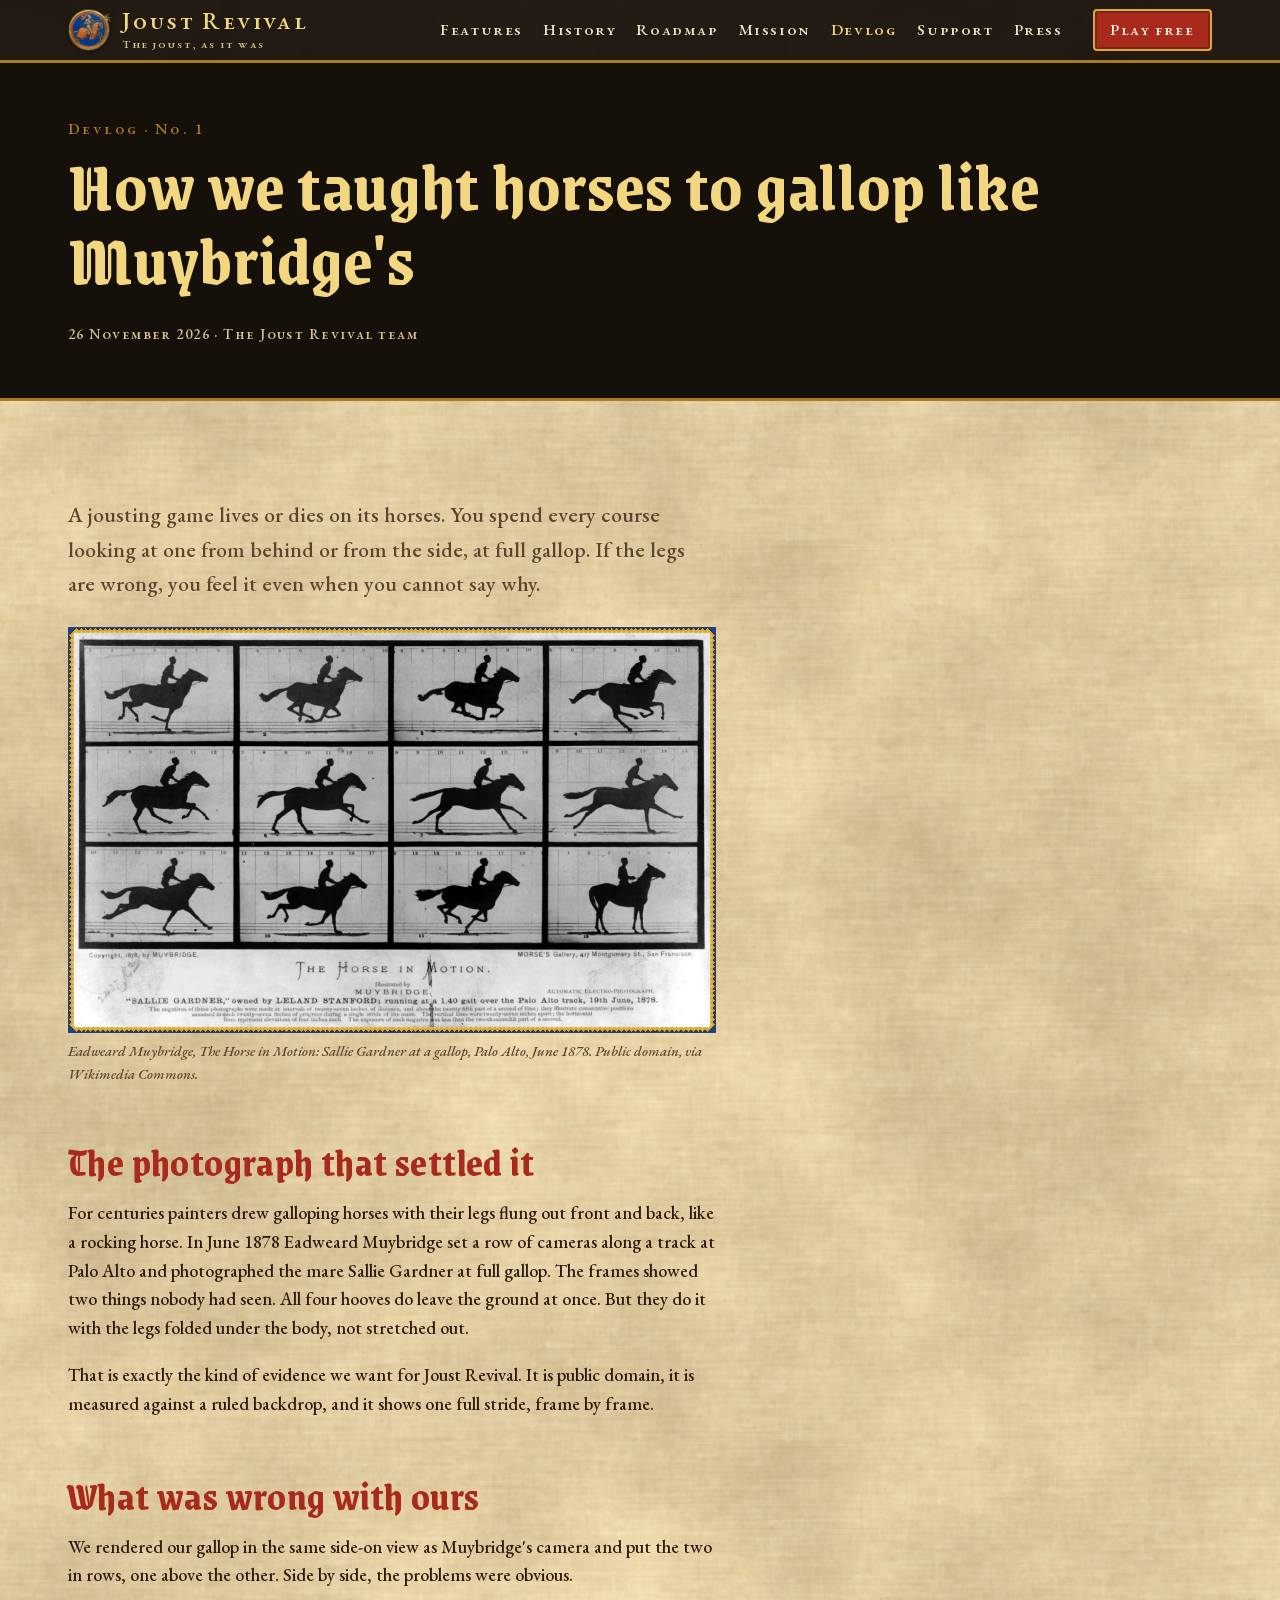
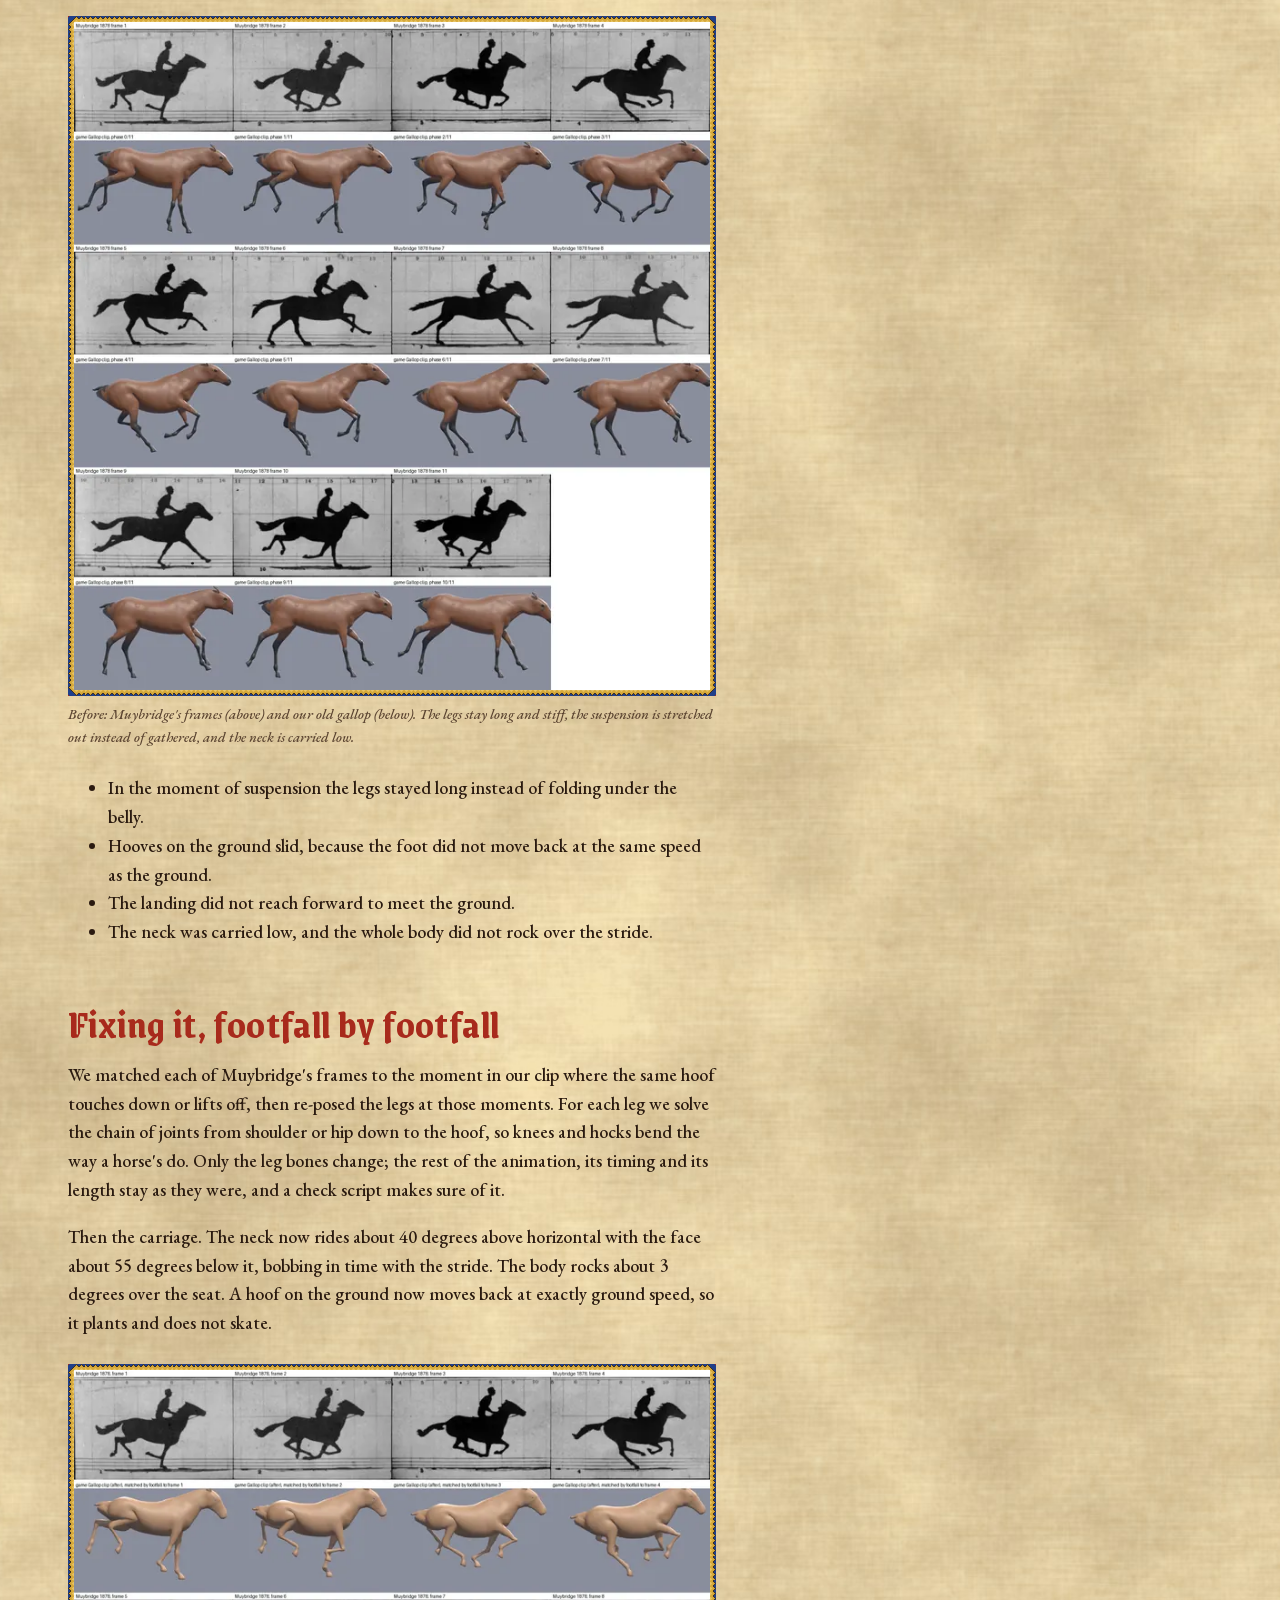
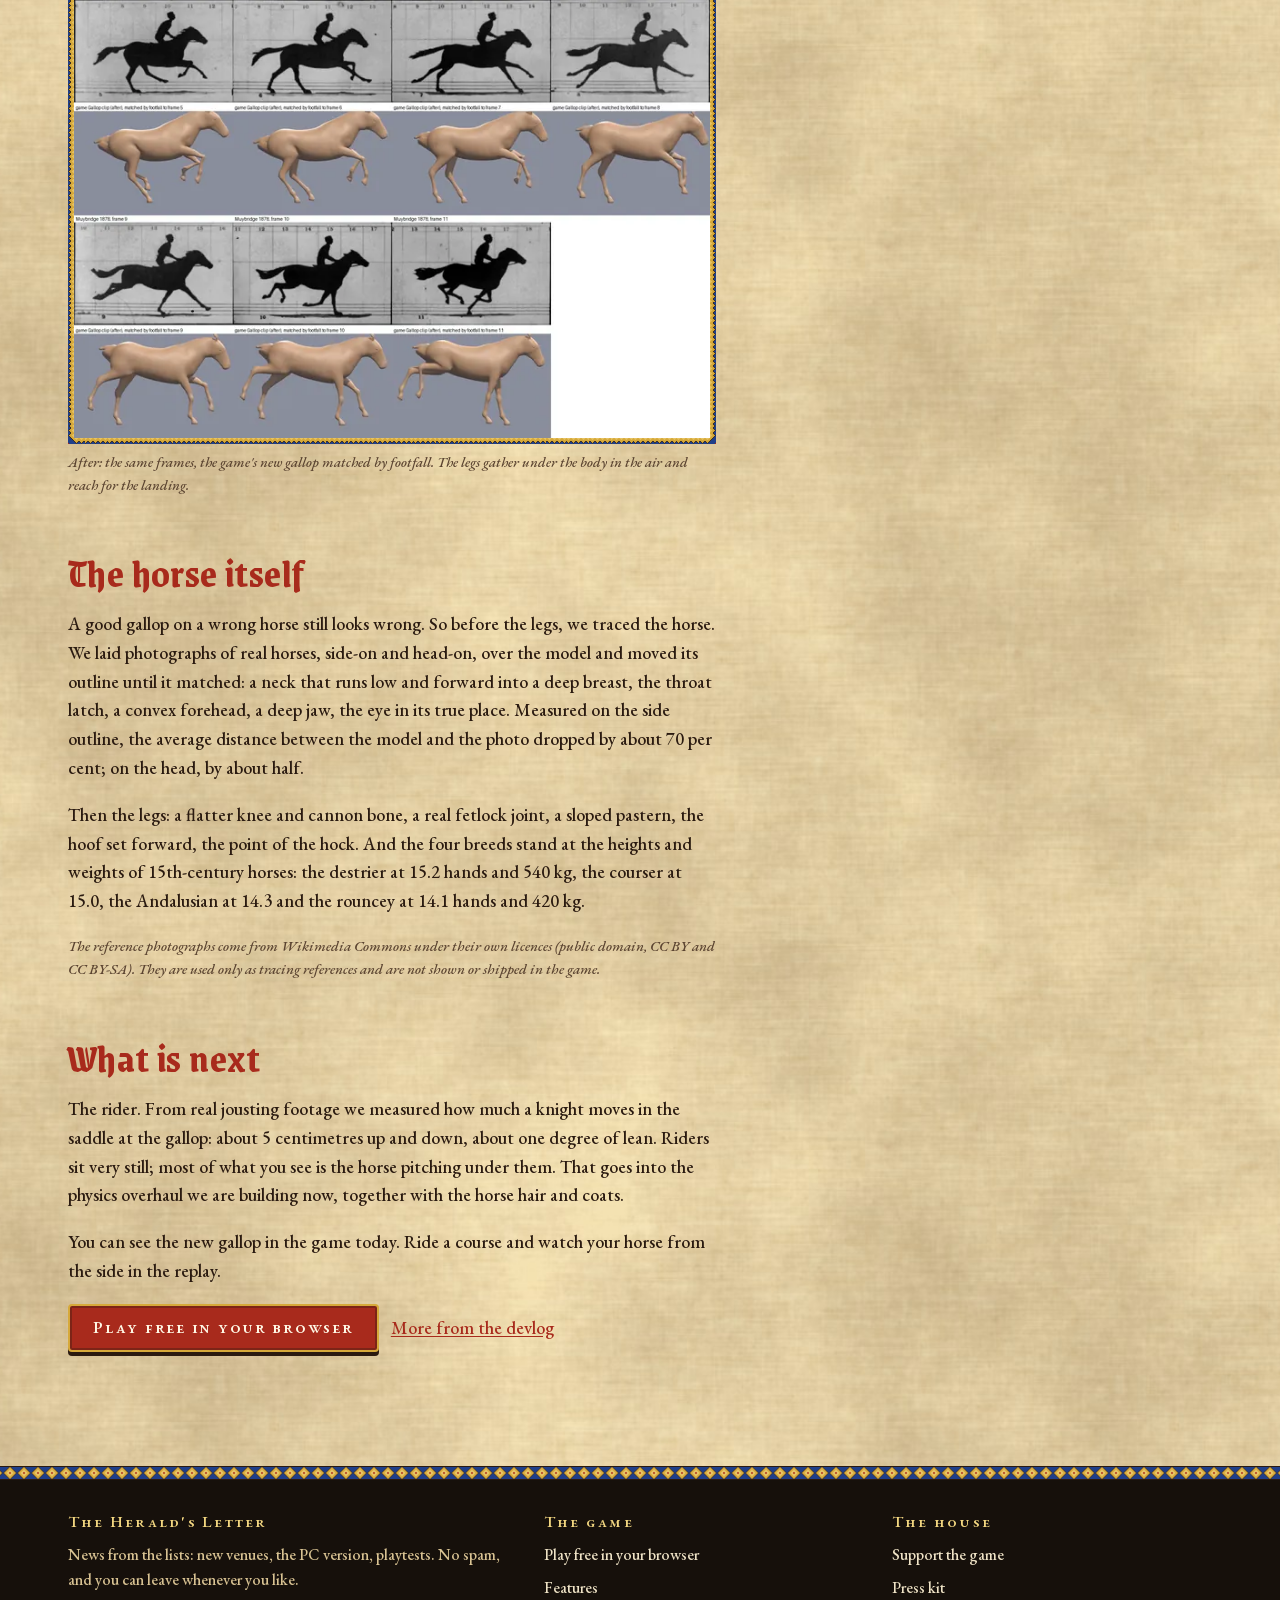
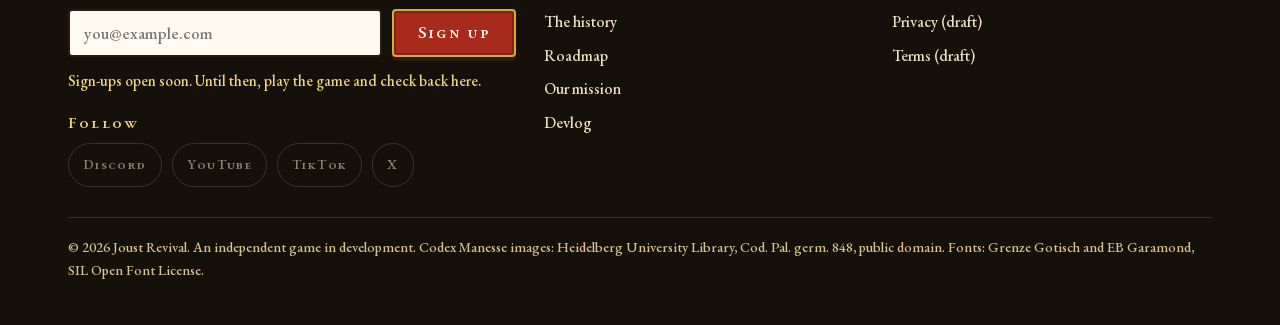
<file: devlog/muybridge-gallop.html>
<!doctype html>
<html lang="en">
<head>
<meta charset="utf-8">
<meta name="viewport" content="width=device-width, initial-scale=1">

<title>How we taught horses to gallop like Muybridge&#x27;s | Joust Revival</title>
<meta name="description" content="In 1878 Eadweard Muybridge photographed a horse at full gallop. We laid our horse&#x27;s gallop over his frames and fixed it, footfall by footfall.">
<link rel="canonical" href="https://historic-pictures.github.io/joust-revival-site/devlog/muybridge-gallop.html">

<meta name="theme-color" content="#16100b">
<meta property="og:type" content="website">
<meta property="og:site_name" content="Joust Revival">
<meta property="og:title" content="How we taught horses to gallop like Muybridge&#x27;s | Joust Revival">
<meta property="og:description" content="In 1878 Eadweard Muybridge photographed a horse at full gallop. We laid our horse&#x27;s gallop over his frames and fixed it, footfall by footfall.">
<meta property="og:url" content="https://historic-pictures.github.io/joust-revival-site/devlog/muybridge-gallop.html">
<meta property="og:image" content="https://historic-pictures.github.io/joust-revival-site/assets/img/og-devlog-muybridge.jpg">
<meta property="og:image:width" content="1200">
<meta property="og:image:height" content="630">
<meta property="og:image:alt" content="Two armoured knights meet at the tilt; both lances shatter into splinters.">
<meta name="twitter:card" content="summary_large_image">
<meta name="twitter:title" content="How we taught horses to gallop like Muybridge&#x27;s | Joust Revival">
<meta name="twitter:description" content="In 1878 Eadweard Muybridge photographed a horse at full gallop. We laid our horse&#x27;s gallop over his frames and fixed it, footfall by footfall.">
<meta name="twitter:image" content="https://historic-pictures.github.io/joust-revival-site/assets/img/og-devlog-muybridge.jpg">
<link rel="icon" href="../assets/brand/emblem-96.png" type="image/png" sizes="96x96">
<link rel="icon" href="../favicon.ico" sizes="any">
<link rel="apple-touch-icon" href="../apple-touch-icon.png">
<link rel="manifest" href="../site.webmanifest">
<link rel="preload" href="../assets/fonts/GrenzeGotisch-700.woff2" as="font" type="font/woff2" crossorigin>
<link rel="preload" href="../assets/fonts/EBGaramond-500.woff2" as="font" type="font/woff2" crossorigin>
<link rel="stylesheet" href="../assets/css/site.css">
</head>
<body>
<a class="skip" href="#main">Skip to content</a>
<header class="site-head">
  <div class="wrap">
    <a class="brand" href="../index.html" aria-label="Joust Revival home"><img src="../assets/brand/emblem-96.png" width="44" height="44" alt=""><div><b>Joust Revival</b><span>The joust, as it was</span></div></a>
    <button class="menu-btn" type="button" aria-expanded="false" aria-controls="nav">Menu</button>
    <nav class="nav" id="nav" aria-label="Main"><a href="../index.html#features">Features</a><a href="../index.html#history">History</a><a href="../roadmap.html">Roadmap</a><a href="../about.html#mission">Mission</a><a href="../devlog/index.html" aria-current="page">Devlog</a><a href="../support.html">Support</a><a href="../press.html">Press</a></nav>
    <a class="btn head-cta" href="https://historic-pictures.github.io/tilt/" data-cfg="gameUrl">Play free</a>
  </div>
</header>
<main id="main">
<div class="page-head">
  <div class="wrap">
    <span class="kicker">Devlog · No. 1</span>
    <h1>How we taught horses to gallop like Muybridge's</h1>
    <p class="byline"><time datetime="2026-11-26">26 November 2026</time> · The Joust Revival team</p>
  </div>
</div>
<section>
  <div class="wrap">
    <article class="prose">
      <p class="lede">A jousting game lives or dies on its horses. You spend every course looking at one from behind or from the side, at full gallop. If the legs are wrong, you feel it even when you cannot say why.</p>

      <figure>
        <img src="../assets/img/history/muybridge-1878-1200.webp" width="1200" height="744" loading="lazy" decoding="async" alt="The Horse in Motion: twelve photographs of Sallie Gardner galloping, with a jockey, against a ruled backdrop">
        <figcaption>Eadweard Muybridge, The Horse in Motion: Sallie Gardner at a gallop, Palo Alto, June 1878. Public domain, via Wikimedia Commons.</figcaption>
      </figure>

      <h2>The photograph that settled it</h2>
      <p>For centuries painters drew galloping horses with their legs flung out front and back, like a rocking horse. In June 1878 Eadweard Muybridge set a row of cameras along a track at Palo Alto and photographed the mare Sallie Gardner at full gallop. The frames showed two things nobody had seen. All four hooves do leave the ground at once. But they do it with the legs folded under the body, not stretched out.</p>
      <p>That is exactly the kind of evidence we want for Joust Revival. It is public domain, it is measured against a ruled backdrop, and it shows one full stride, frame by frame.</p>

      <h2>What was wrong with ours</h2>
      <p>We rendered our gallop in the same side-on view as Muybridge's camera and put the two in rows, one above the other. Side by side, the problems were obvious.</p>
      <figure>
        <img src="../assets/img/devlog/muybridge-before-1400.webp" srcset="../assets/img/devlog/muybridge-before-700.webp 700w, ../assets/img/devlog/muybridge-before-1400.webp 1400w" sizes="(min-width:900px) 72ch, 100vw" width="1400" height="1470" loading="lazy" decoding="async" alt="Review sheet: Muybridge's eleven frames, each above a frame of the game's old gallop. The old legs are stiff and stretched.">
        <figcaption>Before: Muybridge's frames (above) and our old gallop (below). The legs stay long and stiff, the suspension is stretched out instead of gathered, and the neck is carried low.</figcaption>
      </figure>
      <ul>
        <li>In the moment of suspension the legs stayed long instead of folding under the belly.</li>
        <li>Hooves on the ground slid, because the foot did not move back at the same speed as the ground.</li>
        <li>The landing did not reach forward to meet the ground.</li>
        <li>The neck was carried low, and the whole body did not rock over the stride.</li>
      </ul>

      <h2>Fixing it, footfall by footfall</h2>
      <p>We matched each of Muybridge's frames to the moment in our clip where the same hoof touches down or lifts off, then re-posed the legs at those moments. For each leg we solve the chain of joints from shoulder or hip down to the hoof, so knees and hocks bend the way a horse's do. Only the leg bones change; the rest of the animation, its timing and its length stay as they were, and a check script makes sure of it.</p>
      <p>Then the carriage. The neck now rides about 40 degrees above horizontal with the face about 55 degrees below it, bobbing in time with the stride. The body rocks about 3 degrees over the seat. A hoof on the ground now moves back at exactly ground speed, so it plants and does not skate.</p>
      <figure>
        <img src="../assets/img/devlog/muybridge-after-1400.webp" srcset="../assets/img/devlog/muybridge-after-700.webp 700w, ../assets/img/devlog/muybridge-after-1400.webp 1400w" sizes="(min-width:900px) 72ch, 100vw" width="1400" height="1470" loading="lazy" decoding="async" alt="Review sheet after the fix: each Muybridge frame above the matching frame of the new gallop. The legs fold under in suspension and reach at the landing.">
        <figcaption>After: the same frames, the game's new gallop matched by footfall. The legs gather under the body in the air and reach for the landing.</figcaption>
      </figure>

      <h2>The horse itself</h2>
      <p>A good gallop on a wrong horse still looks wrong. So before the legs, we traced the horse. We laid photographs of real horses, side-on and head-on, over the model and moved its outline until it matched: a neck that runs low and forward into a deep breast, the throat latch, a convex forehead, a deep jaw, the eye in its true place. Measured on the side outline, the average distance between the model and the photo dropped by about 70 per cent; on the head, by about half.</p>
      <p>Then the legs: a flatter knee and cannon bone, a real fetlock joint, a sloped pastern, the hoof set forward, the point of the hock. And the four breeds stand at the heights and weights of 15th-century horses: the destrier at 15.2 hands and 540 kg, the courser at 15.0, the Andalusian at 14.3 and the rouncey at 14.1 hands and 420 kg.</p>
      <p class="note">The reference photographs come from Wikimedia Commons under their own licences (public domain, CC BY and CC BY-SA). They are used only as tracing references and are not shown or shipped in the game.</p>

      <h2>What is next</h2>
      <p>The rider. From real jousting footage we measured how much a knight moves in the saddle at the gallop: about 5 centimetres up and down, about one degree of lean. Riders sit very still; most of what you see is the horse pitching under them. That goes into the physics overhaul we are building now, together with the horse hair and coats.</p>
      <p>You can see the new gallop in the game today. Ride a course and watch your horse from the side in the replay.</p>
      <p><a class="btn" href="https://historic-pictures.github.io/tilt/" data-cfg="gameUrl">Play free in your browser</a> &nbsp; <a href="index.html">More from the devlog</a></p>
    </article>
  </div>
</section>
</main>
<footer class="site-foot">
  <div class="lozenge-x" aria-hidden="true"></div>
  <div class="wrap">
    <div class="foot-grid">
      <div>
        <h4>The Herald's Letter</h4>
        <p>News from the lists: new venues, the PC version, playtests. No spam, and you can leave whenever you like.</p>
        <form class="signup" action="#" novalidate>
          <label class="vh" for="nl-1">E-mail address</label>
          <input id="nl-1" type="email" name="email" autocomplete="email" placeholder="you@example.com" required>
          <button class="btn" type="submit">Sign up</button>
          <p class="form-msg" role="status" aria-live="polite"></p>
        </form>
        <h4 style="margin-top:22px">Follow</h4>
        <div class="socials"><a data-cfg="social.discord" data-soon="Discord: coming soon" aria-disabled="true">Discord</a><a data-cfg="social.youtube" data-soon="YouTube: coming soon" aria-disabled="true">YouTube</a><a data-cfg="social.tiktok" data-soon="TikTok: coming soon" aria-disabled="true">TikTok</a><a data-cfg="social.x" data-soon="X: coming soon" aria-disabled="true">X</a></div>
      </div>
      <div>
        <h4>The game</h4>
        <ul>
          <li><a href="https://historic-pictures.github.io/tilt/" data-cfg="gameUrl">Play free in your browser</a></li>
          <li><a href="../index.html#features">Features</a></li>
          <li><a href="../index.html#history">The history</a></li>
          <li><a href="../roadmap.html">Roadmap</a></li>
          <li><a href="../about.html#mission">Our mission</a></li>
          <li><a href="../devlog/index.html">Devlog</a></li>
        </ul>
      </div>
      <div>
        <h4>The house</h4>
        <ul>
          <li><a href="../support.html">Support the game</a></li>
          <li><a href="../press.html">Press kit</a></li>
          <li><a href="../privacy.html">Privacy (draft)</a></li>
          <li><a href="../terms.html">Terms (draft)</a></li>
        </ul>
      </div>
    </div>
    <p class="fine">&copy; <span data-year>2026</span> Joust Revival. An independent game in development. Codex Manesse images: Heidelberg University Library, Cod. Pal. germ. 848, public domain. Fonts: Grenze Gotisch and EB Garamond, SIL Open Font License.</p>
  </div>
</footer>
<script src="../assets/js/config.js"></script>
<script src="../assets/js/site.js" defer></script>
</body>
</html>
</file>
<file: assets/css/site.css>
/* Joust Revival marketing site. Plain CSS, mobile first.
   Identity: an illuminated manuscript (parchment, lozenge borders, gold, vermilion, lapis) on a modern sports-game layout.
   Fonts are self-hosted, SIL OFL 1.1 (see assets/fonts/OFL-*.txt). The display face is one variable (--display) so it can be swapped in one place. */

@font-face { font-family: 'Grenze Gotisch'; font-style: normal; font-weight: 400 900; font-display: swap; src: url('../fonts/GrenzeGotisch-700.woff2') format('woff2'); }
@font-face { font-family: 'EB Garamond'; font-style: normal; font-weight: 400 700; font-display: swap; src: url('../fonts/EBGaramond-500.woff2') format('woff2'); }
@font-face { font-family: 'EB Garamond'; font-style: italic; font-weight: 400 700; font-display: swap; src: url('../fonts/EBGaramond-500i.woff2') format('woff2'); }
@font-face { font-family: 'EB Garamond SC'; font-style: normal; font-weight: 400 700; font-display: swap; src: url('../fonts/EBGaramondSC-500.woff2') format('woff2'); }

:root {
  color-scheme: light;
  --parch: #efe3c6;
  --parch-2: #e6d5ad;
  --parch-3: #d9c393;
  --ink: #2a1a10;
  --ink-2: #5a4330;
  --night: #16100b;
  --night-2: #221811;
  --gold: #d6a93a;
  --gold-2: #f2d680;
  --gold-3: #a97c22;
  --verm: #a82a1c;
  --verm-2: #c8402c;
  --lapis: #1f3f8a;
  --lapis-2: #2f5bbf;
  --vellum-line: rgba(42, 26, 16, .18);
  --display: 'Grenze Gotisch', 'EB Garamond', Georgia, serif;
  --text: 'EB Garamond', Georgia, 'Times New Roman', serif;
  --caps: 'EB Garamond SC', 'EB Garamond', Georgia, serif;
  --max: 1200px;
  --gutter: 16px;
  --radius: 4px;
  --shadow: 0 10px 30px rgba(22, 16, 11, .25);
  --lozenge: url('../ui/lozenge.svg');
}
@media (min-width: 720px) { :root { --gutter: 28px; } }

*, *::before, *::after { box-sizing: border-box; }
html { -webkit-text-size-adjust: 100%; scroll-behavior: smooth; }
@media (prefers-reduced-motion: reduce) { html { scroll-behavior: auto; } *, *::before, *::after { animation: none !important; transition: none !important; } }
body {
  margin: 0; background: var(--parch) url('../ui/parchment.jpg') center top / 900px repeat; color: var(--ink);
  font: 500 1.125rem/1.6 var(--text); overflow-x: hidden;
}
img, video, svg { max-width: 100%; display: block; }
img, video { height: auto; }
a { color: var(--verm); text-underline-offset: 3px; }
a:hover { color: var(--lapis); }
:focus-visible { outline: 3px solid var(--lapis-2); outline-offset: 3px; }
h1, h2, h3, h4 { font-family: var(--display); font-weight: 700; line-height: 1.05; margin: 0 0 .4em; letter-spacing: .01em; }
h2 { font-size: clamp(2.1rem, 6vw, 3.6rem); color: var(--verm); }
h3 { font-size: clamp(1.5rem, 3.6vw, 2rem); }
p { margin: 0 0 1em; }
.skip { position: absolute; left: -999px; top: 8px; background: var(--ink); color: var(--parch); padding: 8px 14px; z-index: 100; }
.skip:focus { left: 8px; }
.wrap { width: 100%; max-width: var(--max); margin: 0 auto; padding: 0 var(--gutter); }
.caps { font-family: var(--caps); letter-spacing: .08em; }
.kicker { font-family: var(--caps); letter-spacing: .16em; font-size: .95rem; color: var(--gold-3); margin: 0 0 .5em; display: block; }
.lede { font-size: clamp(1.15rem, 2.4vw, 1.35rem); color: var(--ink-2); max-width: 60ch; }
.muted { color: var(--ink-2); }
.small { font-size: .95rem; }
.note { font-size: .92rem; color: var(--ink-2); font-style: italic; }
.vh { position: absolute !important; width: 1px; height: 1px; overflow: hidden; clip: rect(0 0 0 0); white-space: nowrap; }

/* ---------------------------------------------------------------- the lozenge border (the Codex Manesse frame) */
.lozenge-x { height: 14px; background: var(--lozenge) center / 14px 14px repeat-x; border-block: 1px solid var(--ink); }
.framed { position: relative; border: 7px solid transparent; border-image: var(--lozenge) 10 / 7px round; background: var(--parch) url('../ui/parchment.jpg') center / 700px; box-shadow: var(--shadow); }
.divider { width: 220px; height: 16px; margin: 6px 0 18px; background: url('../ui/divider.svg') left center / contain no-repeat; }
.center .divider, .divider.c { margin-inline: auto; background-position: center; }

/* ---------------------------------------------------------------- buttons */
.btn {
  --b: var(--verm); display: inline-flex; align-items: center; justify-content: center; gap: .5em; min-height: 48px; padding: .55em 1.35em;
  font: 600 1.08rem/1.1 var(--caps); letter-spacing: .1em; text-decoration: none; color: #fff8e6; background: var(--b);
  border: 2px solid var(--gold); border-radius: var(--radius); box-shadow: inset 0 0 0 2px rgba(42, 26, 16, .35), 0 4px 0 var(--ink);
  transition: transform .12s ease, box-shadow .12s ease, background .12s ease; cursor: pointer; text-align: center;
}
.btn:hover { color: #fff; background: var(--verm-2); transform: translateY(-1px); }
.btn:active { transform: translateY(2px); box-shadow: inset 0 0 0 2px rgba(42, 26, 16, .35), 0 2px 0 var(--ink); }
.btn.blue { --b: var(--lapis); }
.btn.blue:hover { background: var(--lapis-2); }
.btn.ghost { background: rgba(22, 16, 11, .55); color: var(--parch); border-color: var(--parch-3); }
.btn.ghost:hover { background: rgba(22, 16, 11, .8); }
.btn.big { font-size: 1.2rem; min-height: 56px; padding: .6em 1.6em; }
.btn small { display: block; font: italic 500 .82rem/1.1 var(--text); letter-spacing: 0; opacity: .9; text-transform: none; }
.btn .stack { display: flex; flex-direction: column; align-items: flex-start; gap: 2px; }
.btn[aria-disabled="true"] { cursor: default; }
.tag { display: inline-block; font: 600 .78rem/1 var(--caps); letter-spacing: .12em; padding: .35em .6em .3em; border-radius: 3px; background: var(--ink); color: var(--gold-2); vertical-align: middle; }
.tag.live { background: #2c6b39; color: #f4f0dc; }
.tag.dev { background: var(--lapis); color: #f4f0dc; }
.tag.soon { background: var(--gold-3); color: #fff8e6; }

/* ---------------------------------------------------------------- header */
.site-head { position: sticky; top: 0; z-index: 50; background: rgba(22, 16, 11, .94); color: var(--parch); backdrop-filter: blur(6px); border-bottom: 3px solid var(--gold-3); }
.site-head .wrap { display: flex; align-items: center; gap: 12px; min-height: 60px; }
.brand { display: flex; align-items: center; gap: 10px; color: var(--parch); text-decoration: none; margin-right: auto; }
.brand img { width: 44px; height: 44px; flex: 0 0 auto; filter: drop-shadow(0 1px 2px rgba(0,0,0,.5)); }
.brand b { font: 700 1.3rem/1 var(--caps); letter-spacing: .08em; color: var(--gold-2); white-space: nowrap; }
@media (min-width: 420px) { .brand b { font-size: 1.5rem; letter-spacing: .1em; } }
.brand span { font: 600 .72rem/1.1 var(--caps); letter-spacing: .16em; color: var(--parch-3); display: none; }
@media (min-width: 420px) { .brand span { display: block; } }
.nav { display: none; }
.nav a { color: var(--parch); text-decoration: none; font: 600 1rem/1 var(--caps); letter-spacing: .1em; padding: 10px 8px; }
.nav a:hover, .nav a[aria-current="page"] { color: var(--gold-2); }
.head-cta { display: none; }
.menu-btn { background: none; border: 2px solid var(--gold-3); color: var(--parch); border-radius: var(--radius); min-width: 48px; min-height: 44px; font: 600 .95rem/1 var(--caps); letter-spacing: .1em; cursor: pointer; }
.nav.open { display: flex; flex-direction: column; position: absolute; left: 0; right: 0; top: 100%; background: var(--night); padding: 8px var(--gutter) 18px; border-bottom: 3px solid var(--gold-3); }
.nav.open a { padding: 14px 4px; border-bottom: 1px solid rgba(239, 227, 198, .12); font-size: 1.1rem; }
@media (min-width: 1100px) {
  .menu-btn { display: none; }
  .nav, .nav.open { display: flex; position: static; flex-direction: row; background: none; padding: 0; border: 0; gap: 4px; }
  .nav.open a { border: 0; padding: 10px 8px; font-size: 1rem; }
  .head-cta { display: inline-flex; min-height: 42px; padding: .4em 1em; font-size: .98rem; margin-left: 10px; }
}

/* ---------------------------------------------------------------- hero */
.hero { position: relative; color: var(--parch); background: var(--night); overflow: hidden; isolation: isolate; }
.hero-media { position: absolute; inset: 0; z-index: -2; }
.hero-media img, .hero-media video { width: 100%; height: 100%; object-fit: cover; }
.hero::before { content: ''; position: absolute; inset: 0; z-index: -1; background:
  linear-gradient(180deg, rgba(22, 16, 11, .35) 0%, rgba(22, 16, 11, .15) 35%, rgba(22, 16, 11, .82) 78%, var(--night) 100%),
  linear-gradient(90deg, rgba(22, 16, 11, .75) 0%, rgba(22, 16, 11, 0) 65%); }
.hero .wrap { min-height: min(92vh, 860px); display: flex; flex-direction: column; justify-content: flex-end; padding-top: 90px; padding-bottom: 42px; }
.hero .kicker { color: var(--gold-2); }
.hero h1 { font-size: clamp(2.7rem, 9.5vw, 6.2rem); max-width: 13ch; color: #fff6dc; text-shadow: 0 3px 24px rgba(0, 0, 0, .55); margin-bottom: .25em; }
.hero h1 em { font-style: normal; color: var(--gold-2); }
.hero .lede { color: #efe3c6; text-shadow: 0 2px 12px rgba(0, 0, 0, .6); max-width: 52ch; }
.hero-ctas { display: flex; flex-wrap: wrap; gap: 12px; margin: 10px 0 18px; }
.hero-ctas .btn { flex: 1 1 260px; max-width: 360px; }
.hero-meta { display: flex; flex-wrap: wrap; gap: 6px 18px; font: 600 .9rem/1.3 var(--caps); letter-spacing: .1em; color: var(--parch-3); }
.hero-meta span::before { content: '◆'; color: var(--gold); margin-right: 8px; font-size: .7em; vertical-align: 2px; }
.video-ctl { position: absolute; right: var(--gutter); bottom: 14px; z-index: 2; }
.video-ctl button { background: rgba(22, 16, 11, .6); color: var(--parch); border: 1px solid var(--parch-3); border-radius: 30px; min-height: 36px; padding: 0 14px; font: 600 .8rem/1 var(--caps); letter-spacing: .1em; cursor: pointer; }

/* ---------------------------------------------------------------- numbers strip */
.numbers { background: var(--night); color: var(--parch); padding: 8px 0 26px; }
.numbers ul { list-style: none; margin: 0; padding: 0; display: grid; grid-template-columns: repeat(2, 1fr); gap: 1px; background: rgba(214, 169, 58, .35); border: 1px solid rgba(214, 169, 58, .35); }
@media (min-width: 720px) { .numbers ul { grid-template-columns: repeat(4, 1fr); } }
@media (min-width: 1100px) { .numbers ul { grid-template-columns: repeat(7, 1fr); } }
.numbers li { background: var(--night-2); padding: 16px 12px; text-align: center; }
.numbers b { display: block; font: 700 2.4rem/1 var(--display); color: var(--gold-2); }
.numbers span { font: 600 .85rem/1.2 var(--caps); letter-spacing: .08em; color: var(--parch-3); }

/* ---------------------------------------------------------------- sections */
section { padding: 64px 0; }
@media (min-width: 900px) { section { padding: 96px 0; } }
.section-head { max-width: 760px; margin-bottom: 34px; }
.section-head.center { margin-inline: auto; text-align: center; }
.section-head.center .lede { margin-inline: auto; }
.dark { background: var(--night); color: var(--parch); }
.dark h2 { color: var(--gold-2); }
.dark .lede, .dark .muted { color: var(--parch-3); }
.dark a { color: var(--gold-2); }

/* ---------------------------------------------------------------- feature tiles */
.features { display: grid; gap: 22px; }
@media (min-width: 760px) { .features { grid-template-columns: repeat(2, 1fr); } }
@media (min-width: 1100px) { .features { grid-template-columns: repeat(3, 1fr); } }
.feature { display: flex; flex-direction: column; background: var(--parch) url('../ui/parchment.jpg') center / 700px; border: 6px solid transparent; border-image: var(--lozenge) 10 / 6px round; box-shadow: var(--shadow); }
.feature .media { position: relative; aspect-ratio: 16 / 9; background: var(--night); overflow: hidden; }
.feature .media img, .feature .media video { width: 100%; height: 100%; object-fit: cover; transition: transform .5s ease; }
.feature:hover .media img { transform: scale(1.04); }
.feature .num { position: absolute; left: 10px; top: 10px; width: 44px; height: 44px; display: grid; place-items: center; background: url('../ui/corner.svg') center / contain no-repeat; font: 700 1.25rem/1 var(--display); color: #fff6dc; text-shadow: 0 1px 2px #000; }
.feature .body { padding: 18px 20px 22px; display: flex; flex-direction: column; gap: 8px; flex: 1; }
.feature .kicker { margin: 0; }
.feature h3 { color: var(--ink); margin: 0; }
.feature p { margin: 0; color: var(--ink-2); }
.facts { list-style: none; margin: 6px 0 0; padding: 0; display: grid; gap: 6px; font-size: 1rem; }
.facts li { padding-left: 22px; position: relative; }
.facts li::before { content: ''; position: absolute; left: 2px; top: .5em; width: 10px; height: 10px; background: var(--verm); transform: rotate(45deg); border: 1px solid var(--ink); }
.facts li.soon::before { background: var(--lapis); }
.facts .tag { margin-left: 4px; font-size: .68rem; }

/* big alternating spotlight rows */
.spot { display: grid; gap: 26px; align-items: center; margin-bottom: 56px; }
@media (min-width: 900px) { .spot { grid-template-columns: 1.25fr 1fr; gap: 48px; } .spot.flip .spot-media { order: 2; } }
.spot-media { position: relative; }
.spot-media img, .spot-media video { width: 100%; border: 6px solid transparent; border-image: var(--lozenge) 10 / 6px round; background: var(--night); }
.spot-media figcaption { font-size: .9rem; color: var(--ink-2); font-style: italic; margin-top: 6px; }
.dark .spot-media figcaption { color: var(--parch-3); }

/* ---------------------------------------------------------------- the field: rating cards */
.cards { display: grid; grid-template-columns: repeat(auto-fill, minmax(150px, 1fr)); gap: 14px; }
.kcard { position: relative; background: linear-gradient(160deg, #f6e7b9 0%, #d9b25a 45%, #a97c22 100%); color: var(--ink); border: 2px solid var(--ink); border-radius: 10px 10px 40px 40px / 10px 10px 18px 18px; padding: 12px 12px 16px; text-align: center; box-shadow: var(--shadow); }
.kcard .ovr { position: absolute; left: 10px; top: 8px; font: 700 2rem/1 var(--display); }
.kcard .ovr small { display: block; font: 600 .6rem/1 var(--caps); letter-spacing: .14em; }
.kcard .shield { width: 64px; height: 76px; margin: 8px auto 8px; clip-path: path('M0 0 H64 V40 C64 62 44 72 32 76 C20 72 0 62 0 40 Z'); border: 0; }
.kcard h4 { font: 700 1.05rem/1.1 var(--text); margin: 0 0 2px; }
.kcard .land { font: 600 .75rem/1 var(--caps); letter-spacing: .12em; color: #4a3520; }
.kcard .kit { font-size: .8rem; margin-top: 6px; line-height: 1.25; color: #3a2818; }

/* ---------------------------------------------------------------- venues strip */
.venues { display: grid; gap: 14px; }
@media (min-width: 700px) { .venues { grid-template-columns: repeat(2, 1fr); } }
@media (min-width: 1100px) { .venues { grid-template-columns: repeat(4, 1fr); } }
.venue { position: relative; overflow: hidden; border: 2px solid var(--gold-3); aspect-ratio: 4 / 3; background: var(--night); }
.venue img { width: 100%; height: 100%; object-fit: cover; }
.venue .cap { position: absolute; inset: auto 0 0 0; padding: 40px 14px 12px; background: linear-gradient(180deg, transparent, rgba(22, 16, 11, .92)); color: var(--parch); }
.venue .cap b { display: block; font: 700 1.6rem/1 var(--display); color: var(--gold-2); }
.venue .cap span { font: 600 .82rem/1.2 var(--caps); letter-spacing: .1em; }

/* ---------------------------------------------------------------- gallery */
.gallery { display: grid; gap: 10px; grid-template-columns: repeat(2, 1fr); }
@media (min-width: 900px) { .gallery { grid-template-columns: repeat(4, 1fr); } }
.gallery figure { margin: 0; }
.gallery img { width: 100%; aspect-ratio: 16 / 9; object-fit: cover; border: 2px solid var(--gold-3); }
.gallery figcaption { font: 600 .78rem/1.3 var(--caps); letter-spacing: .08em; color: var(--parch-3); margin-top: 4px; }

/* ---------------------------------------------------------------- history */
.history { display: grid; gap: 30px; }
@media (min-width: 960px) { .history { grid-template-columns: 1fr 1.4fr; gap: 50px; align-items: start; } }
.plates { display: grid; grid-template-columns: 1fr 1fr; gap: 14px; }
.plates figure { margin: 0; }
.plates img { width: 100%; border: 6px solid transparent; border-image: var(--lozenge) 10 / 6px round; background: var(--parch-2); }
.plates figcaption, .credit { font-size: .85rem; line-height: 1.35; color: var(--ink-2); margin-top: 6px; }
.chron { list-style: none; margin: 0; padding: 0; border-left: 3px solid var(--verm); }
.chron li { position: relative; padding: 0 0 22px 22px; }
.chron li::before { content: ''; position: absolute; left: -9px; top: 6px; width: 14px; height: 14px; background: var(--gold); border: 2px solid var(--ink); transform: rotate(45deg); }
.chron b { font: 700 1.35rem/1.1 var(--display); color: var(--verm); display: block; }
.chron p { margin: .2em 0 0; }
.chron cite { font-size: .85rem; color: var(--ink-2); font-style: italic; }

/* ---------------------------------------------------------------- roadmap */
.road { display: grid; gap: 18px; }
@media (min-width: 760px) { .road { grid-template-columns: repeat(2, 1fr); } }
@media (min-width: 1150px) { .road { grid-template-columns: repeat(4, 1fr); } }
.col { background: var(--parch) url('../ui/parchment.jpg') center / 700px; border: 6px solid transparent; border-image: var(--lozenge) 10 / 6px round; padding: 18px 18px 8px; box-shadow: var(--shadow); }
.col h3 { margin: 0; color: var(--ink); }
.col .when { font: 600 .85rem/1.2 var(--caps); letter-spacing: .12em; color: var(--gold-3); display: block; margin-bottom: 10px; }
.col ul { list-style: none; margin: 0; padding: 0; }
.col li { padding: 10px 0; border-top: 1px solid var(--vellum-line); font-size: 1rem; line-height: 1.4; }
.col li b { display: block; font-weight: 700; color: var(--ink); }
.col li span { color: var(--ink-2); }
.col.now { border-image-source: var(--lozenge); }
.col.pc { background: var(--night-2); color: var(--parch); }
.col.pc h3, .col.pc li b { color: var(--gold-2); }
.col.pc li { border-color: rgba(239, 227, 198, .15); }
.col.pc li span { color: var(--parch-3); }

/* ---------------------------------------------------------------- cta band, support, newsletter */
.band { background: var(--verm) url('../ui/parchment.jpg') center / 700px; background-blend-mode: multiply; color: #fff4dc; text-align: center; }
.band h2 { color: #fff4dc; }
.band .lede { color: #fbe9c8; margin-inline: auto; }
.band .hero-ctas { justify-content: center; }
.two { display: grid; gap: 22px; }
@media (min-width: 860px) { .two { grid-template-columns: 1fr 1fr; } }
.panel { padding: 22px; }
.signup { display: flex; flex-wrap: wrap; gap: 10px; margin-top: 8px; }
.signup input[type=email] { flex: 1 1 220px; min-height: 48px; padding: 0 14px; font: 500 1.05rem var(--text); border: 2px solid var(--ink); border-radius: var(--radius); background: #fffaf0; color: var(--ink); }
.signup .btn { flex: 0 0 auto; }
.form-msg { flex-basis: 100%; min-height: 1.4em; font-size: .95rem; margin: 2px 0 0; }

/* ---------------------------------------------------------------- articles (devlog, press, legal) */
.page-head { background: var(--night); color: var(--parch); padding: 54px 0 40px; border-bottom: 3px solid var(--gold-3); }
.page-head h1 { font-size: clamp(2.4rem, 7vw, 4.4rem); color: var(--gold-2); }
.page-head .lede { color: var(--parch-3); }
.prose { max-width: 72ch; }
.prose h2 { font-size: clamp(1.8rem, 4.5vw, 2.5rem); margin-top: 1.4em; }
.prose h3 { margin-top: 1.2em; color: var(--lapis); }
.prose figure { margin: 26px 0; }
.prose figure img { border: 6px solid transparent; border-image: var(--lozenge) 10 / 6px round; background: var(--parch-2); }
.prose figcaption { font-size: .9rem; color: var(--ink-2); font-style: italic; margin-top: 6px; }
.prose blockquote { margin: 1.2em 0; padding: 10px 18px; border-left: 4px solid var(--verm); background: rgba(255, 250, 235, .55); }
.prose table, .facts-table { width: 100%; border-collapse: collapse; margin: 1em 0 1.6em; font-size: 1rem; }
.prose th, .prose td, .facts-table th, .facts-table td { text-align: left; padding: 9px 10px; border-bottom: 1px solid var(--vellum-line); vertical-align: top; }
.prose th, .facts-table th { font: 600 .9rem/1.2 var(--caps); letter-spacing: .08em; color: var(--ink-2); width: 34%; }
.table-scroll { overflow-x: auto; }
.draft-banner { background: var(--gold-2); color: var(--ink); border: 2px dashed var(--verm); padding: 12px 16px; font-weight: 600; margin: 0 0 24px; }
.post-list { list-style: none; margin: 0; padding: 0; display: grid; gap: 20px; }
.post-card { display: grid; gap: 16px; text-decoration: none; color: inherit; padding: 16px; }
@media (min-width: 760px) { .post-card { grid-template-columns: 320px 1fr; align-items: center; } }
.post-card img { width: 100%; aspect-ratio: 16 / 9; object-fit: cover; background: var(--night); }
.post-card h2 { font-size: clamp(1.6rem, 4vw, 2.2rem); margin: 0 0 .3em; }
.post-card time { font: 600 .85rem/1 var(--caps); letter-spacing: .12em; color: var(--gold-3); }
.byline { font: 600 .9rem/1.3 var(--caps); letter-spacing: .1em; color: var(--parch-3); }
.dl-grid { display: grid; gap: 14px; grid-template-columns: repeat(auto-fill, minmax(220px, 1fr)); }
.dl-grid figure { margin: 0; }
.dl-grid img { width: 100%; aspect-ratio: 16 / 9; object-fit: cover; border: 2px solid var(--gold-3); background: var(--night); }
.dl-grid figcaption { font-size: .88rem; margin-top: 4px; }
.logo-tiles { display: grid; gap: 14px; grid-template-columns: repeat(auto-fill, minmax(220px, 1fr)); }
.logo-tiles a { display: grid; place-items: center; min-height: 150px; padding: 18px; border: 2px solid var(--gold-3); text-decoration: none; }
.logo-tiles .on-dark { background: var(--night); }
.logo-tiles .on-light { background: #fffaf0; }
.logo-tiles img { max-height: 110px; width: auto; }

/* ---------------------------------------------------------------- footer */
.site-foot { background: var(--night); color: var(--parch-3); padding: 0 0 30px; font-size: 1rem; }
.site-foot .lozenge-x { margin-bottom: 34px; }
.foot-grid { display: grid; gap: 28px; }
@media (min-width: 860px) { .foot-grid { grid-template-columns: 1.4fr 1fr 1fr; } }
.site-foot h4 { font: 600 1rem/1 var(--caps); letter-spacing: .14em; color: var(--gold-2); margin-bottom: 12px; }
.site-foot a { color: var(--parch); text-decoration: none; }
.site-foot a:hover { color: var(--gold-2); text-decoration: underline; }
.site-foot ul { list-style: none; margin: 0; padding: 0; display: grid; gap: 8px; }
.socials { display: flex; flex-wrap: wrap; gap: 10px; }
.socials a { display: inline-flex; align-items: center; gap: 8px; min-height: 44px; padding: 0 14px; border: 1px solid rgba(239, 227, 198, .3); border-radius: 30px; font: 600 .85rem/1 var(--caps); letter-spacing: .1em; }
.socials a[aria-disabled="true"] { opacity: .55; }
.socials svg { width: 18px; height: 18px; fill: currentColor; }
.fine { margin-top: 30px; padding-top: 18px; border-top: 1px solid rgba(239, 227, 198, .15); font-size: .88rem; }
.site-foot .signup input[type=email] { background: #fffaf0; }
.site-foot .form-msg { color: var(--gold-2); }

/* reveal on scroll (progressive: content is visible without JS) */
.js .reveal { opacity: 0; transform: translateY(14px); transition: opacity .6s ease, transform .6s ease; }
.js .reveal.in { opacity: 1; transform: none; }

/* dark-section contrast for tables and notes */
.dark .facts-table th { color: var(--gold-2); }
.dark .facts-table th, .dark .facts-table td { border-color: rgba(239, 227, 198, .15); }
.dark .note { color: var(--parch-3); }
@media (max-width: 719px) { .numbers li:last-child { grid-column: span 2; } }
.venue, .spot-media { margin: 0; }
</file>
